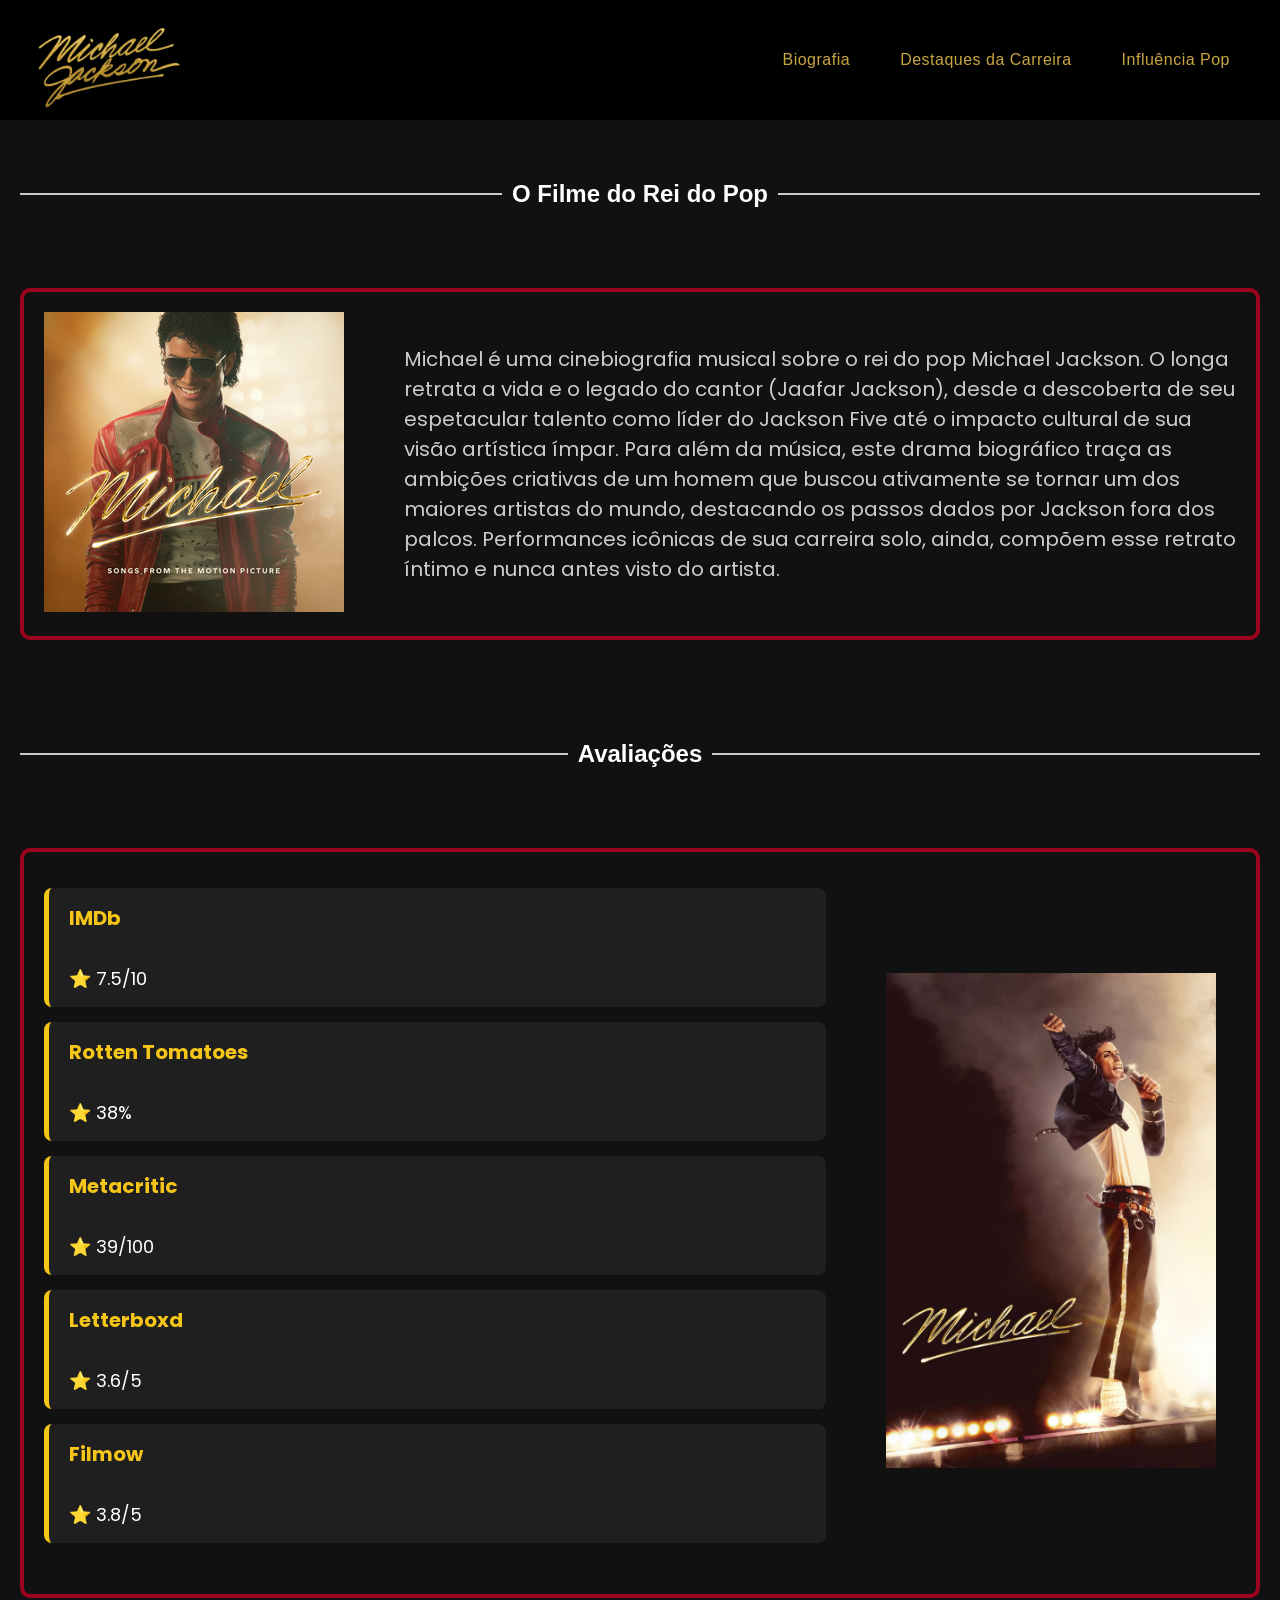
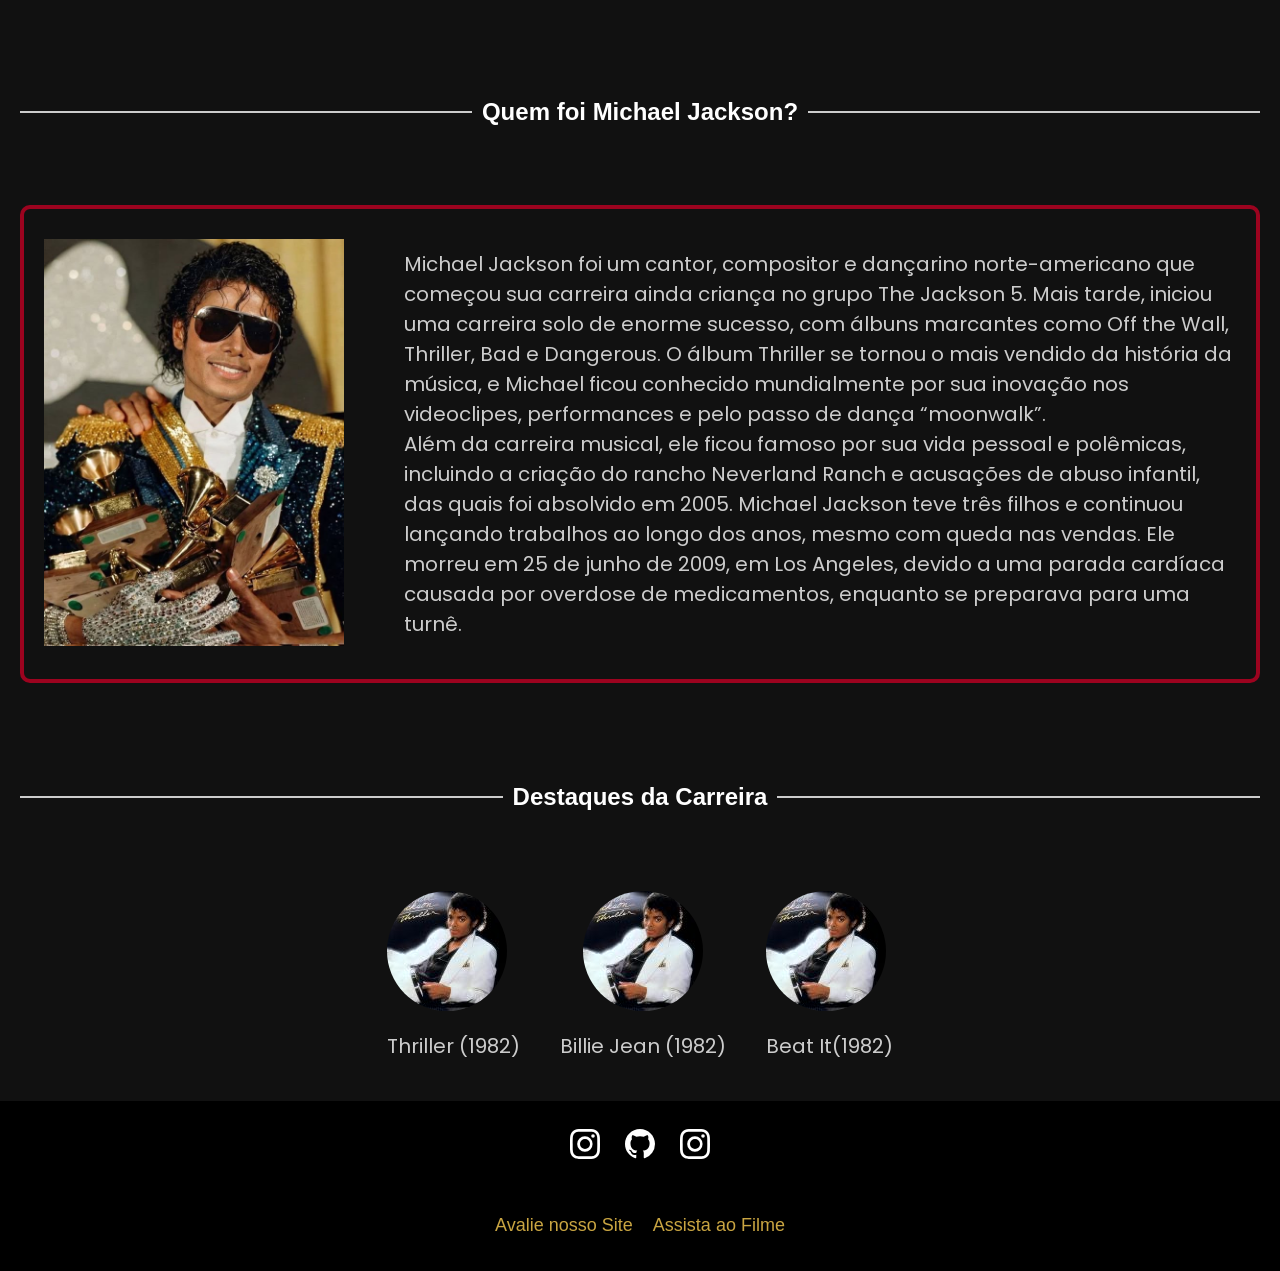
<file: index.html>
<!DOCTYPE html>
<html lang="pt-BR">

<head>
    <meta charset="UTF-8">
    <meta name="viewport" content="width=device-width, initial-scale=1.0">
    <link rel="stylesheet" href="index.css">
    <link rel="shortcut icon" href="/img/favicon.ico" type="image/x-icon">
    <title>Home</title>
</head>

<body>

    <header>
        <!-- Logo da página -->
        <div class="logoHeader">
            <a href="/index.html">
                <img src="img/mjLogo.png" alt="" width="150" height="auto">
            </a>
        </div>

        <div class="containerHeader">

            <button class="containerHamburger" id="hamburger" onclick="toggleMenu()" aria-label="Menu">
                <span></span><span></span><span></span>
            </button>

            <div class="overlay" id="overlay" onclick="toggleMenu()"></div>

            <nav class="nav-menu" id="navmenu">
                <ul>
                    <li><a href="/pages/biografia/index.html">Biografia</a></li>
                    <li><a href="/pages/destaques/index.html">Destaques da Carreira</a></li>
                    <li><a href="/pages/influencia/index.html">Influência Pop</a></li>
                </ul>
            </nav>

        </div>
    </header>

    <main>
        <div class="titleMain">
            <div class="containerTitleMain">
                <a class="line"></a>
                <h2>O Filme do Rei do Pop</h2>
                <a class="line"></a>
            </div>
        </div>


        <section class="contentMain">
            <div class="imgContentMain">
                <img src="./img//filmeLogo.jpg" alt="">
            </div>
            <P>Michael é uma cinebiografia musical sobre o rei do pop Michael Jackson. O longa retrata a vida e o legado
                do cantor (Jaafar Jackson), desde a descoberta de seu espetacular talento como líder do Jackson Five até
                o impacto cultural de sua visão artística ímpar. Para além da música, este drama biográfico traça as
                ambições criativas de um homem que buscou ativamente se tornar um dos maiores artistas do mundo,
                destacando os passos dados por Jackson fora dos palcos. Performances icônicas de sua carreira solo,
                ainda, compõem esse retrato íntimo e nunca antes visto do artista.</P>
        </section>

        <div class="titleMain">
            <div class="containerTitleMain">
                <a class="line"></a>
                <h2>Avaliações</h2>
                <a class="line"></a>
            </div>
        </div>


        <section class="contentMainAvaliacao">
            <ul class="avalicao">
                <li>
                    <strong>IMDb</strong><br>
                    ⭐ 7.5/10
                </li>
                <li>
                    <strong>Rotten Tomatoes</strong><br>
                    ⭐ 38%
                </li>
                <li>
                    <strong>Metacritic</strong><br>
                    ⭐ 39/100
                </li>
                <li>
                    <strong>Letterboxd</strong><br>
                    ⭐ 3.6/5
                </li>
                <li>
                    <strong>Filmow</strong><br>
                    ⭐ 3.8/5
                </li>
            </ul>


            <div class="imgContentMain">
                <img src="./img/avaliacao.jpg" alt="" width="330">
            </div>
        </section>

        <div class="titleMain">
            <div class="containerTitleMain">
                <a class="line"></a>
                <h2>Quem foi Michael Jackson?</h2>
                <a class="line"></a>
            </div>
        </div>

        <section class="contentMain">
            <div class="imgContentMain">
                <img src="./img/michaelBiografia.jpg" alt="" width="300px" height="auto">
            </div>
            <P>Michael Jackson foi um cantor, compositor e dançarino norte-americano que começou sua carreira ainda
                criança no grupo The Jackson 5. Mais tarde, iniciou uma carreira solo de enorme sucesso, com álbuns
                marcantes como Off the Wall, Thriller, Bad e Dangerous. O álbum Thriller se tornou o mais vendido da
                história da música, e Michael ficou conhecido mundialmente por sua inovação nos videoclipes,
                performances e pelo passo de dança “moonwalk”.
                <br />
                Além da carreira musical, ele ficou famoso por sua vida pessoal e polêmicas, incluindo a criação do
                rancho Neverland Ranch e acusações de abuso infantil, das quais foi absolvido em 2005. Michael Jackson
                teve três filhos e continuou lançando trabalhos ao longo dos anos, mesmo com queda nas vendas. Ele
                morreu em 25 de junho de 2009, em Los Angeles, devido a uma parada cardíaca causada por overdose de
                medicamentos, enquanto se preparava para uma turnê.
            </P>
        </section>

        <div class="titleMain">
            <div class="containerTitleMain">
                <a class="line"></a>
                <h2>Destaques da Carreira</h2>
                <a class="line"></a>
            </div>
        </div>

        <section>
            <div class="containerDisc">

                <div class="cardDis">
                    <div class="disc" onmouseover="playAudio1(1)" onmouseout="pauseAudio(1)">
                        <audio id="audio1" src="/music/thriller.mp3"></audio>
                    </div>
                    <p>Thriller (1982)</p>
                </div>

                <div class="cardDisc">
                    <div class="disc" onmouseover="playAudio2(2)" onmouseout="pauseAudio(2)">
                        <audio id="audio2" src="/music/billieJean.mp3"></audio>
                    </div>
                    <p>Billie Jean (1982)</p>
                </div>

                <div class="cardDis">
                    <div class="disc" onmouseover="playAudio3(3)" onmouseout="pauseAudio(3)">
                        <audio id="audio3" src="/music/beatIt.mp3"></audio>
                    </div>
                    <p>Beat It(1982)</p>
                </div>

            </div>

            </div>
        </section>
    </main>

    <footer: class="footer">
        <div class="contentFooter">

            <div class="contentFooterptUp">

                <a href="https://instagram.com/liliane_perim" target="_blank">
                    <svg xmlns="http://www.w3.org/2000/svg" width="16" height="16" fill="currentColor"
                        class="bi bi-instagram" viewBox="0 0 16 16">
                        <path
                            d="M8 0C5.829 0 5.556.01 4.703.048 3.85.088 3.269.222 2.76.42a3.9 3.9 0 0 0-1.417.923A3.9 3.9 0 0 0 .42 2.76C.222 3.268.087 3.85.048 4.7.01 5.555 0 5.827 0 8.001c0 2.172.01 2.444.048 3.297.04.852.174 1.433.372 1.942.205.526.478.972.923 1.417.444.445.89.719 1.416.923.51.198 1.09.333 1.942.372C5.555 15.99 5.827 16 8 16s2.444-.01 3.298-.048c.851-.04 1.434-.174 1.943-.372a3.9 3.9 0 0 0 1.416-.923c.445-.445.718-.891.923-1.417.197-.509.332-1.09.372-1.942C15.99 10.445 16 10.173 16 8s-.01-2.445-.048-3.299c-.04-.851-.175-1.433-.372-1.941a3.9 3.9 0 0 0-.923-1.417A3.9 3.9 0 0 0 13.24.42c-.51-.198-1.092-.333-1.943-.372C10.443.01 10.172 0 7.998 0zm-.717 1.442h.718c2.136 0 2.389.007 3.232.046.78.035 1.204.166 1.486.275.373.145.64.319.92.599s.453.546.598.92c.11.281.24.705.275 1.485.039.843.047 1.096.047 3.231s-.008 2.389-.047 3.232c-.035.78-.166 1.203-.275 1.485a2.5 2.5 0 0 1-.599.919c-.28.28-.546.453-.92.598-.28.11-.704.24-1.485.276-.843.038-1.096.047-3.232.047s-2.39-.009-3.233-.047c-.78-.036-1.203-.166-1.485-.276a2.5 2.5 0 0 1-.92-.598 2.5 2.5 0 0 1-.6-.92c-.109-.281-.24-.705-.275-1.485-.038-.843-.046-1.096-.046-3.233s.008-2.388.046-3.231c.036-.78.166-1.204.276-1.486.145-.373.319-.64.599-.92s.546-.453.92-.598c.282-.11.705-.24 1.485-.276.738-.034 1.024-.044 2.515-.045zm4.988 1.328a.96.96 0 1 0 0 1.92.96.96 0 0 0 0-1.92m-4.27 1.122a4.109 4.109 0 1 0 0 8.217 4.109 4.109 0 0 0 0-8.217m0 1.441a2.667 2.667 0 1 1 0 5.334 2.667 2.667 0 0 1 0-5.334" />
                    </svg>
                </a>

                <a href="https://github.com/Murilolss/Projeto-FanPage-IDPW" target="_blank">
                    <svg xmlns="http://www.w3.org/2000/svg" width="16" height="16" fill="currentColor"
                        class="bi bi-github" viewBox="0 0 16 16">
                        <path
                            d="M8 0C3.58 0 0 3.58 0 8c0 3.54 2.29 6.53 5.47 7.59.4.07.55-.17.55-.38 0-.19-.01-.82-.01-1.49-2.01.37-2.53-.49-2.69-.94-.09-.23-.48-.94-.82-1.13-.28-.15-.68-.52-.01-.53.63-.01 1.08.58 1.23.82.72 1.21 1.87.87 2.33.66.07-.52.28-.87.51-1.07-1.78-.2-3.64-.89-3.64-3.95 0-.87.31-1.59.82-2.15-.08-.2-.36-1.02.08-2.12 0 0 .67-.21 2.2.82.64-.18 1.32-.27 2-.27s1.36.09 2 .27c1.53-1.04 2.2-.82 2.2-.82.44 1.1.16 1.92.08 2.12.51.56.82 1.27.82 2.15 0 3.07-1.87 3.75-3.65 3.95.29.25.54.73.54 1.48 0 1.07-.01 1.93-.01 2.2 0 .21.15.46.55.38A8.01 8.01 0 0 0 16 8c0-4.42-3.58-8-8-8" />
                    </svg>
                </a>
                <a href="https://instagram.com/murilolss__" target="_blank">
                    <svg xmlns="http://www.w3.org/2000/svg" width="16" height="16" fill="currentColor"
                        class="bi bi-instagram" viewBox="0 0 16 16">
                        <path
                            d="M8 0C5.829 0 5.556.01 4.703.048 3.85.088 3.269.222 2.76.42a3.9 3.9 0 0 0-1.417.923A3.9 3.9 0 0 0 .42 2.76C.222 3.268.087 3.85.048 4.7.01 5.555 0 5.827 0 8.001c0 2.172.01 2.444.048 3.297.04.852.174 1.433.372 1.942.205.526.478.972.923 1.417.444.445.89.719 1.416.923.51.198 1.09.333 1.942.372C5.555 15.99 5.827 16 8 16s2.444-.01 3.298-.048c.851-.04 1.434-.174 1.943-.372a3.9 3.9 0 0 0 1.416-.923c.445-.445.718-.891.923-1.417.197-.509.332-1.09.372-1.942C15.99 10.445 16 10.173 16 8s-.01-2.445-.048-3.299c-.04-.851-.175-1.433-.372-1.941a3.9 3.9 0 0 0-.923-1.417A3.9 3.9 0 0 0 13.24.42c-.51-.198-1.092-.333-1.943-.372C10.443.01 10.172 0 7.998 0zm-.717 1.442h.718c2.136 0 2.389.007 3.232.046.78.035 1.204.166 1.486.275.373.145.64.319.92.599s.453.546.598.92c.11.281.24.705.275 1.485.039.843.047 1.096.047 3.231s-.008 2.389-.047 3.232c-.035.78-.166 1.203-.275 1.485a2.5 2.5 0 0 1-.599.919c-.28.28-.546.453-.92.598-.28.11-.704.24-1.485.276-.843.038-1.096.047-3.232.047s-2.39-.009-3.233-.047c-.78-.036-1.203-.166-1.485-.276a2.5 2.5 0 0 1-.92-.598 2.5 2.5 0 0 1-.6-.92c-.109-.281-.24-.705-.275-1.485-.038-.843-.046-1.096-.046-3.233s.008-2.388.046-3.231c.036-.78.166-1.204.276-1.486.145-.373.319-.64.599-.92s.546-.453.92-.598c.282-.11.705-.24 1.485-.276.738-.034 1.024-.044 2.515-.045zm4.988 1.328a.96.96 0 1 0 0 1.92.96.96 0 0 0 0-1.92m-4.27 1.122a4.109 4.109 0 1 0 0 8.217 4.109 4.109 0 0 0 0-8.217m0 1.441a2.667 2.667 0 1 1 0 5.334 2.667 2.667 0 0 1 0-5.334" />
                    </svg>
                </a>

            </div>

            <div class="contentFooterptDown">
                <ul class="contentFooterptDown ul">
                    <li><a href="/pages/sobre/index.html">Avalie nosso Site</a></li>
                    <li><a href="/pages/assistaaofilme/index.html">Assista ao Filme</a></li>
                </ul>
            </div>
        </div>
        </footer>

        <script src="script.js"></script>
</body>

</html>
</file>
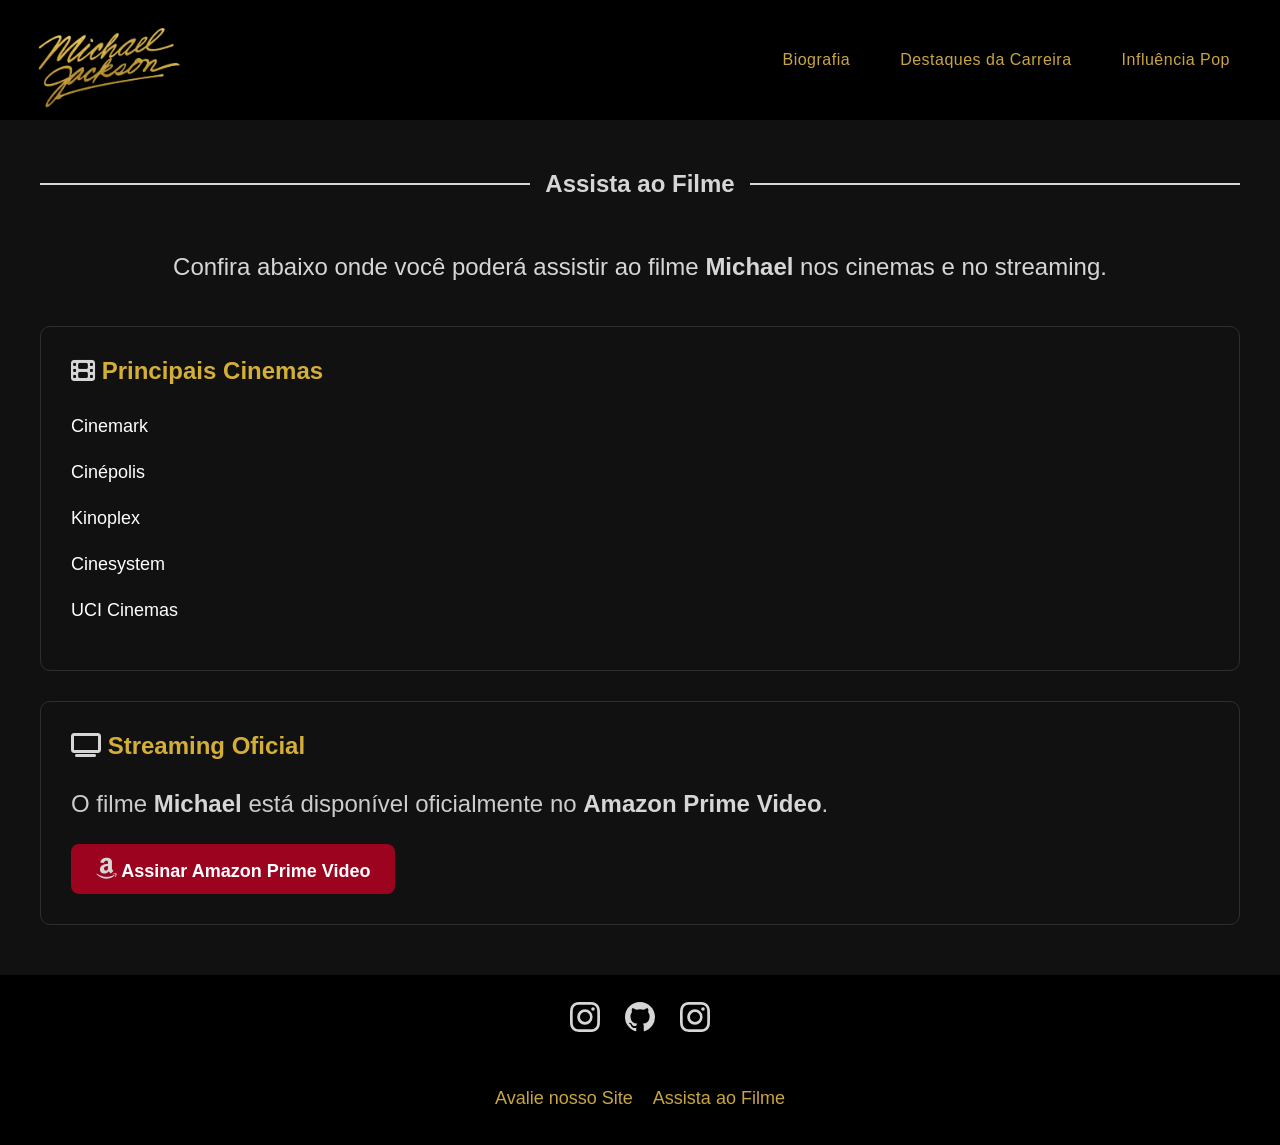
<file: pages/assistaaofilme/index.html>
<!DOCTYPE html>
<html lang="pt-BR">

<head>
    <meta charset="UTF-8">
    <meta name="viewport" content="width=device-width, initial-scale=1.0">
    <title>Assista ao Filme</title>
    <link rel="stylesheet" href="/pages/assistaaofilme/style.css">
    <link rel="shortcut icon" href="/img/favicon.ico" type="image/x-icon">

    <!-- Ícones -->
    <link rel="stylesheet" href="https://cdnjs.cloudflare.com/ajax/libs/font-awesome/6.7.2/css/all.min.css">
</head>

<body>

    <header>
        <!-- Logo da página -->
        <div class="logoHeader">
            <a href="/index.html">
                <img src="/img/mjLogo.png" alt="" width="150" height="auto">
            </a>
        </div>

        <div class="containerHeader">

            <button class="containerHamburger" id="hamburger" onclick="toggleMenu()" aria-label="Menu">
                <span></span><span></span><span></span>
            </button>

            <div class="overlay" id="overlay" onclick="toggleMenu()"></div>

            <nav class="nav-menu" id="navmenu">
                <ul>
                    <li><a href="/pages/biografia/index.html">Biografia</a></li>
                    <li><a href="/pages/destaques/index.html">Destaques da Carreira</a></li>
                    <li><a href="/pages/influencia/index.html">Influência Pop</a></li>
                </ul>
            </nav>

        </div>
    </header>

    <section class="container">

        <div class="titleMain">
            <div class="containerTitleMain">
                <span class="line"></span>
                <h1>Assista ao Filme</h1>
                <span class="line"></span>
            </div>
        </div>

        <div class="descricao">
            <p>
                Confira abaixo onde você poderá assistir ao filme
                <strong>Michael</strong> nos cinemas e no streaming.
            </p>
        </div>

        <!-- Cinemas -->
        <div class="card">
            <h2><i class="fa-solid fa-film"></i> Principais Cinemas</h2>

            <ul>
                <li>
                    <a href="https://www.cinemark.com.br/" target="_blank">
                        Cinemark
                    </a>
                </li>

                <li>
                    <a href="https://www.cinepolis.com.br/" target="_blank">
                        Cinépolis
                    </a>
                </li>

                <li>
                    <a href="https://www.kinoplex.com.br/" target="_blank">
                        Kinoplex
                    </a>
                </li>

                <li>
                    <a href="https://www.cinesystem.com.br/" target="_blank">
                        Cinesystem
                    </a>
                </li>

                <li>
                    <a href="https://www.uci.com.br/" target="_blank">
                        UCI Cinemas
                    </a>
                </li>
            </ul>
        </div>

        <!-- Streaming -->
        <div class="card">
            <h2><i class="fa-solid fa-tv"></i> Streaming Oficial</h2>

            <p class="streaming-info">
                O filme <strong>Michael</strong> está disponível oficialmente no
                <strong>Amazon Prime Video</strong>.
            </p>

            <a href="https://www.primevideo.com/-/pt/detail/0SQCJF7Q787F6DG4Z8BKJFZ7R9?ref_=atv_sr_fle_c_sr39f3e4_pvsearchresults_1_1" class="btn-streaming" target="_blank">
                <i class="fa-brands fa-amazon"></i>
                Assinar Amazon Prime Video
            </a>
        </div>

    </section>

    <footer class="footer">
        <div class="contentFooter">

            <div class="contentFooterptUp">

                <a href="https://instagram.com/liliane_perim" target="_blank">
                    <svg xmlns="http://www.w3.org/2000/svg" width="16" height="16" fill="currentColor"
                        class="bi bi-instagram" viewBox="0 0 16 16">
                        <path
                            d="M8 0C5.829 0 5.556.01 4.703.048 3.85.088 3.269.222 2.76.42a3.9 3.9 0 0 0-1.417.923A3.9 3.9 0 0 0 .42 2.76C.222 3.268.087 3.85.048 4.7.01 5.555 0 5.827 0 8.001c0 2.172.01 2.444.048 3.297.04.852.174 1.433.372 1.942.205.526.478.972.923 1.417.444.445.89.719 1.416.923.51.198 1.09.333 1.942.372C5.555 15.99 5.827 16 8 16s2.444-.01 3.298-.048c.851-.04 1.434-.174 1.943-.372a3.9 3.9 0 0 0 1.416-.923c.445-.445.718-.891.923-1.417.197-.509.332-1.09.372-1.942C15.99 10.445 16 10.173 16 8s-.01-2.445-.048-3.299c-.04-.851-.175-1.433-.372-1.941a3.9 3.9 0 0 0-.923-1.417A3.9 3.9 0 0 0 13.24.42c-.51-.198-1.092-.333-1.943-.372C10.443.01 10.172 0 7.998 0zm-.717 1.442h.718c2.136 0 2.389.007 3.232.046.78.035 1.204.166 1.486.275.373.145.64.319.92.599s.453.546.598.92c.11.281.24.705.275 1.485.039.843.047 1.096.047 3.231s-.008 2.389-.047 3.232c-.035.78-.166 1.203-.275 1.485a2.5 2.5 0 0 1-.599.919c-.28.28-.546.453-.92.598-.28.11-.704.24-1.485.276-.843.038-1.096.047-3.232.047s-2.39-.009-3.233-.047c-.78-.036-1.203-.166-1.485-.276a2.5 2.5 0 0 1-.92-.598 2.5 2.5 0 0 1-.6-.92c-.109-.281-.24-.705-.275-1.485-.038-.843-.046-1.096-.046-3.233s.008-2.388.046-3.231c.036-.78.166-1.204.276-1.486.145-.373.319-.64.599-.92s.546-.453.92-.598c.282-.11.705-.24 1.485-.276.738-.034 1.024-.044 2.515-.045zm4.988 1.328a.96.96 0 1 0 0 1.92.96.96 0 0 0 0-1.92m-4.27 1.122a4.109 4.109 0 1 0 0 8.217 4.109 4.109 0 0 0 0-8.217m0 1.441a2.667 2.667 0 1 1 0 5.334 2.667 2.667 0 0 1 0-5.334" />
                    </svg>
                </a>

                <a href="https://github.com/Murilolss/Projeto-FanPage-IDPW" target="_blank">
                    <svg xmlns="http://www.w3.org/2000/svg" width="16" height="16" fill="currentColor"
                        class="bi bi-github" viewBox="0 0 16 16">
                        <path
                            d="M8 0C3.58 0 0 3.58 0 8c0 3.54 2.29 6.53 5.47 7.59.4.07.55-.17.55-.38 0-.19-.01-.82-.01-1.49-2.01.37-2.53-.49-2.69-.94-.09-.23-.48-.94-.82-1.13-.28-.15-.68-.52-.01-.53.63-.01 1.08.58 1.23.82.72 1.21 1.87.87 2.33.66.07-.52.28-.87.51-1.07-1.78-.2-3.64-.89-3.64-3.95 0-.87.31-1.59.82-2.15-.08-.2-.36-1.02.08-2.12 0 0 .67-.21 2.2.82.64-.18 1.32-.27 2-.27s1.36.09 2 .27c1.53-1.04 2.2-.82 2.2-.82.44 1.1.16 1.92.08 2.12.51.56.82 1.27.82 2.15 0 3.07-1.87 3.75-3.65 3.95.29.25.54.73.54 1.48 0 1.07-.01 1.93-.01 2.2 0 .21.15.46.55.38A8.01 8.01 0 0 0 16 8c0-4.42-3.58-8-8-8" />
                    </svg>
                </a>
                <a href="https://instagram.com/murilolss__" target="_blank">
                    <svg xmlns="http://www.w3.org/2000/svg" width="16" height="16" fill="currentColor"
                        class="bi bi-instagram" viewBox="0 0 16 16">
                        <path
                            d="M8 0C5.829 0 5.556.01 4.703.048 3.85.088 3.269.222 2.76.42a3.9 3.9 0 0 0-1.417.923A3.9 3.9 0 0 0 .42 2.76C.222 3.268.087 3.85.048 4.7.01 5.555 0 5.827 0 8.001c0 2.172.01 2.444.048 3.297.04.852.174 1.433.372 1.942.205.526.478.972.923 1.417.444.445.89.719 1.416.923.51.198 1.09.333 1.942.372C5.555 15.99 5.827 16 8 16s2.444-.01 3.298-.048c.851-.04 1.434-.174 1.943-.372a3.9 3.9 0 0 0 1.416-.923c.445-.445.718-.891.923-1.417.197-.509.332-1.09.372-1.942C15.99 10.445 16 10.173 16 8s-.01-2.445-.048-3.299c-.04-.851-.175-1.433-.372-1.941a3.9 3.9 0 0 0-.923-1.417A3.9 3.9 0 0 0 13.24.42c-.51-.198-1.092-.333-1.943-.372C10.443.01 10.172 0 7.998 0zm-.717 1.442h.718c2.136 0 2.389.007 3.232.046.78.035 1.204.166 1.486.275.373.145.64.319.92.599s.453.546.598.92c.11.281.24.705.275 1.485.039.843.047 1.096.047 3.231s-.008 2.389-.047 3.232c-.035.78-.166 1.203-.275 1.485a2.5 2.5 0 0 1-.599.919c-.28.28-.546.453-.92.598-.28.11-.704.24-1.485.276-.843.038-1.096.047-3.232.047s-2.39-.009-3.233-.047c-.78-.036-1.203-.166-1.485-.276a2.5 2.5 0 0 1-.92-.598 2.5 2.5 0 0 1-.6-.92c-.109-.281-.24-.705-.275-1.485-.038-.843-.046-1.096-.046-3.233s.008-2.388.046-3.231c.036-.78.166-1.204.276-1.486.145-.373.319-.64.599-.92s.546-.453.92-.598c.282-.11.705-.24 1.485-.276.738-.034 1.024-.044 2.515-.045zm4.988 1.328a.96.96 0 1 0 0 1.92.96.96 0 0 0 0-1.92m-4.27 1.122a4.109 4.109 0 1 0 0 8.217 4.109 4.109 0 0 0 0-8.217m0 1.441a2.667 2.667 0 1 1 0 5.334 2.667 2.667 0 0 1 0-5.334" />
                    </svg>
                </a>

            </div>

            <div class="contentFooterptDown">
                <ul class="contentFooterptDown ul">
                    <li><a href="/pages/sobre/index.html">Avalie nosso Site</a></li>
                    <li><a href="/pages/assistaaofilme/index.html">Assista ao Filme</a></li>
                </ul>
            </div>
        </div>
    </footer>

    <script src="/script.js"></script>
</body>

</html>
</file>
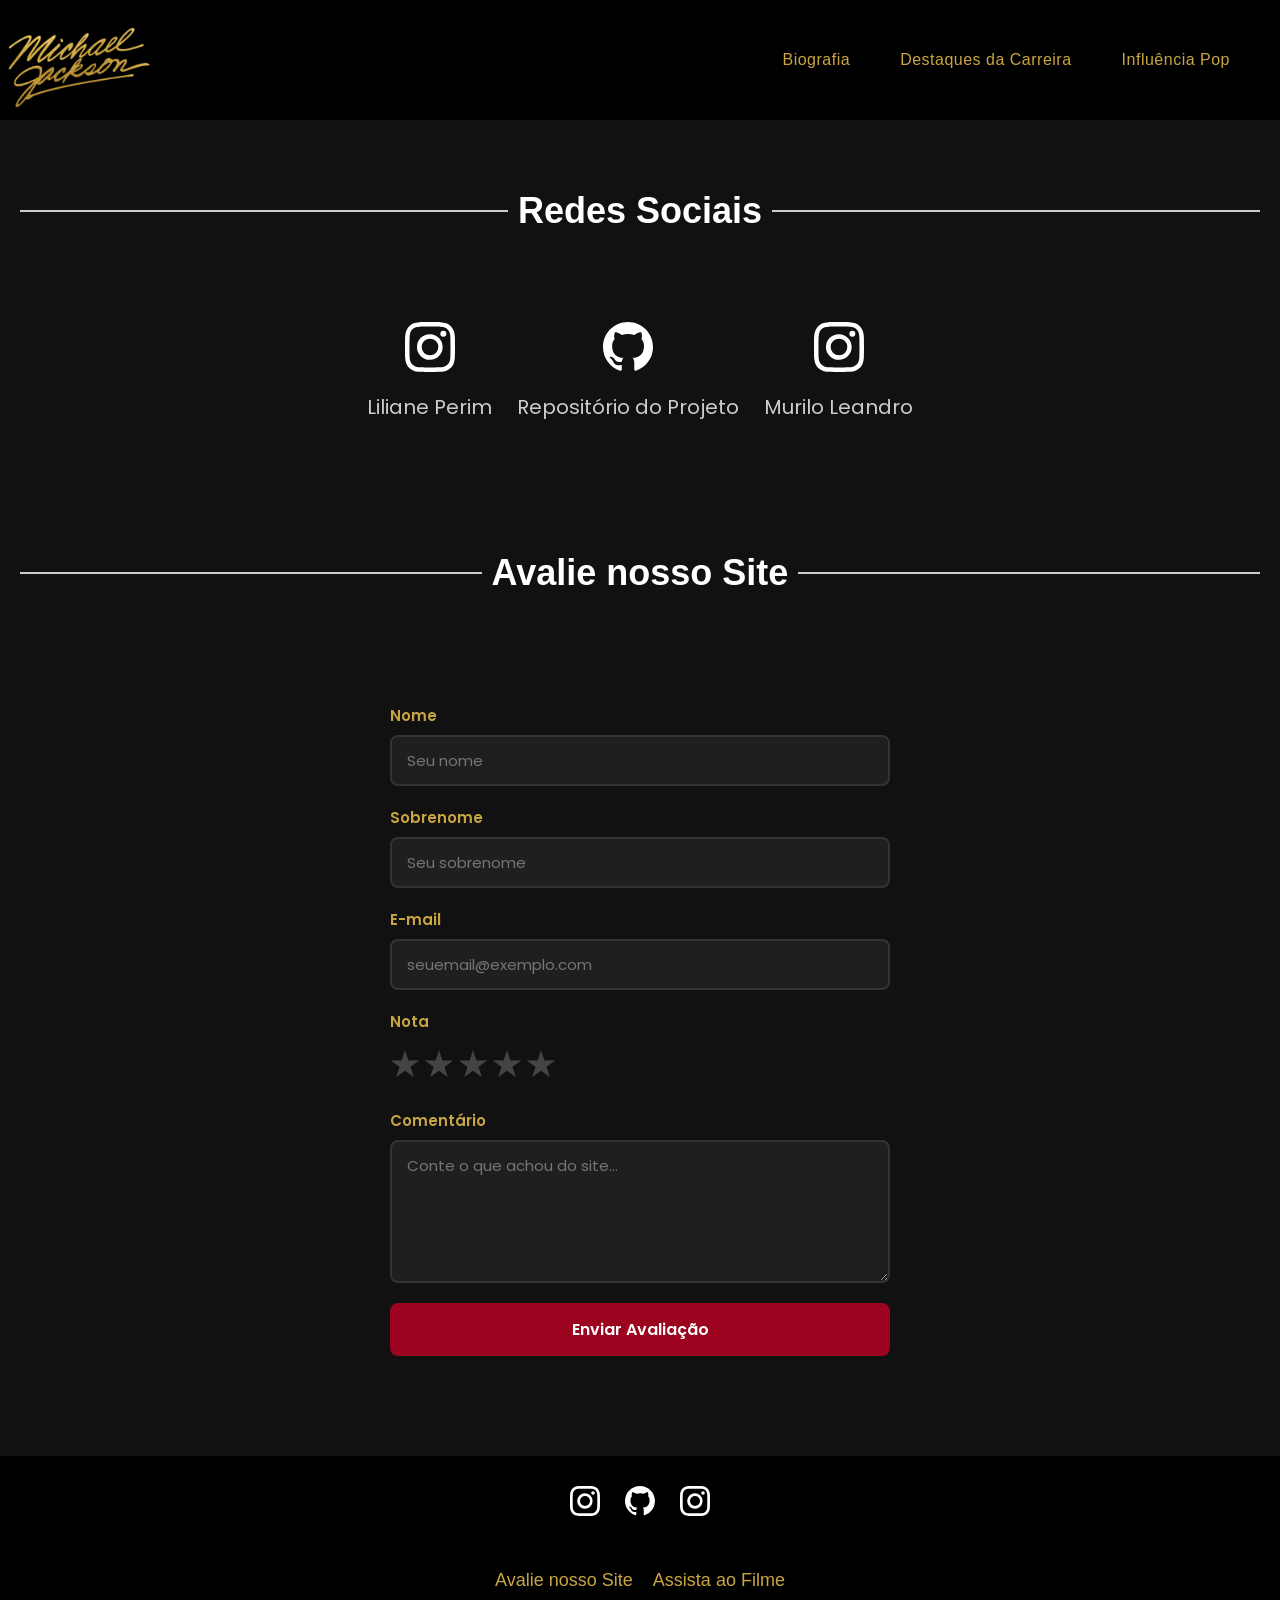
<file: pages/avalieosite/index.html>
<!DOCTYPE html>
<html lang="pt-BR">

<head>
    <meta charset="UTF-8">
    <meta name="viewport" content="width=device-width, initial-scale=1.0">
    <link rel="stylesheet" href="/pages/sobre/style.css">
    <title>Avalie Nosso Site</title>
</head>

<body>

    <header>
        <!-- Logo da página -->
        <div class="logoHeader">
            <a href="/index.html">
                <img src="/img/mjLogo.png" alt="" width="150" height="auto">
            </a>
        </div>

        <div class="containerHeader">

            <button class="containerHamburger" id="hamburger" onclick="toggleMenu()" aria-label="Menu">
                <span></span><span></span><span></span>
            </button>

            <div class="overlay" id="overlay" onclick="toggleMenu()"></div>

            <nav class="nav-menu" id="navmenu">
                <ul>
                    <li><a href="/pages/biografia/index.html">Biografia</a></li>
                    <li><a href="/pages/destaques/index.html">Destaques da Carreira</a></li>
                    <li><a href="/pages/influencia/index.html">Influência Pop</a></li>
                </ul>
            </nav>

        </div>
    </header>

    <main>
        <div class="titleMain">
            <div class="containerTitleMain">
                <a class="line"></a>
                <h2>Redes Sociais</h2>
                <a class="line"></a>
            </div>
        </div>

        <section>
            <div class="contentContato">

                <div class="cardContato">
                    <a href="https://instagram.com/liliane_perim" target="_blank">
                        <svg xmlns="http://www.w3.org/2000/svg" width="16" height="16" fill="currentColor"
                            class="bi bi-instagram" viewBox="0 0 16 16">
                            <path
                                d="M8 0C5.829 0 5.556.01 4.703.048 3.85.088 3.269.222 2.76.42a3.9 3.9 0 0 0-1.417.923A3.9 3.9 0 0 0 .42 2.76C.222 3.268.087 3.85.048 4.7.01 5.555 0 5.827 0 8.001c0 2.172.01 2.444.048 3.297.04.852.174 1.433.372 1.942.205.526.478.972.923 1.417.444.445.89.719 1.416.923.51.198 1.09.333 1.942.372C5.555 15.99 5.827 16 8 16s2.444-.01 3.298-.048c.851-.04 1.434-.174 1.943-.372a3.9 3.9 0 0 0 1.416-.923c.445-.445.718-.891.923-1.417.197-.509.332-1.09.372-1.942C15.99 10.445 16 10.173 16 8s-.01-2.445-.048-3.299c-.04-.851-.175-1.433-.372-1.941a3.9 3.9 0 0 0-.923-1.417A3.9 3.9 0 0 0 13.24.42c-.51-.198-1.092-.333-1.943-.372C10.443.01 10.172 0 7.998 0zm-.717 1.442h.718c2.136 0 2.389.007 3.232.046.78.035 1.204.166 1.486.275.373.145.64.319.92.599s.453.546.598.92c.11.281.24.705.275 1.485.039.843.047 1.096.047 3.231s-.008 2.389-.047 3.232c-.035.78-.166 1.203-.275 1.485a2.5 2.5 0 0 1-.599.919c-.28.28-.546.453-.92.598-.28.11-.704.24-1.485.276-.843.038-1.096.047-3.232.047s-2.39-.009-3.233-.047c-.78-.036-1.203-.166-1.485-.276a2.5 2.5 0 0 1-.92-.598 2.5 2.5 0 0 1-.6-.92c-.109-.281-.24-.705-.275-1.485-.038-.843-.046-1.096-.046-3.233s.008-2.388.046-3.231c.036-.78.166-1.204.276-1.486.145-.373.319-.64.599-.92s.546-.453.92-.598c.282-.11.705-.24 1.485-.276.738-.034 1.024-.044 2.515-.045zm4.988 1.328a.96.96 0 1 0 0 1.92.96.96 0 0 0 0-1.92m-4.27 1.122a4.109 4.109 0 1 0 0 8.217 4.109 4.109 0 0 0 0-8.217m0 1.441a2.667 2.667 0 1 1 0 5.334 2.667 2.667 0 0 1 0-5.334" />
                        </svg>
                        <p>Liliane Perim</p>
                    </a>
                </div>

                <div class="cardContato">
                    <a href="https://github.com/Murilolss/Projeto-FanPage-IDPW" target="_blank">
                        <svg xmlns="http://www.w3.org/2000/svg" width="16" height="16" fill="currentColor"
                            class="bi bi-github" viewBox="0 0 16 16">
                            <path
                                d="M8 0C3.58 0 0 3.58 0 8c0 3.54 2.29 6.53 5.47 7.59.4.07.55-.17.55-.38 0-.19-.01-.82-.01-1.49-2.01.37-2.53-.49-2.69-.94-.09-.23-.48-.94-.82-1.13-.28-.15-.68-.52-.01-.53.63-.01 1.08.58 1.23.82.72 1.21 1.87.87 2.33.66.07-.52.28-.87.51-1.07-1.78-.2-3.64-.89-3.64-3.95 0-.87.31-1.59.82-2.15-.08-.2-.36-1.02.08-2.12 0 0 .67-.21 2.2.82.64-.18 1.32-.27 2-.27s1.36.09 2 .27c1.53-1.04 2.2-.82 2.2-.82.44 1.1.16 1.92.08 2.12.51.56.82 1.27.82 2.15 0 3.07-1.87 3.75-3.65 3.95.29.25.54.73.54 1.48 0 1.07-.01 1.93-.01 2.2 0 .21.15.46.55.38A8.01 8.01 0 0 0 16 8c0-4.42-3.58-8-8-8" />
                        </svg>

                        <p>Repositório do Projeto</p>
                    </a>
                </div>

                <div class="cardContato">
                    <a href="https://instagram.com/murilolss__" target="_blank">
                        <svg xmlns="http://www.w3.org/2000/svg" width="16" height="16" fill="currentColor"
                            class="bi bi-instagram" viewBox="0 0 16 16">
                            <path
                                d="M8 0C5.829 0 5.556.01 4.703.048 3.85.088 3.269.222 2.76.42a3.9 3.9 0 0 0-1.417.923A3.9 3.9 0 0 0 .42 2.76C.222 3.268.087 3.85.048 4.7.01 5.555 0 5.827 0 8.001c0 2.172.01 2.444.048 3.297.04.852.174 1.433.372 1.942.205.526.478.972.923 1.417.444.445.89.719 1.416.923.51.198 1.09.333 1.942.372C5.555 15.99 5.827 16 8 16s2.444-.01 3.298-.048c.851-.04 1.434-.174 1.943-.372a3.9 3.9 0 0 0 1.416-.923c.445-.445.718-.891.923-1.417.197-.509.332-1.09.372-1.942C15.99 10.445 16 10.173 16 8s-.01-2.445-.048-3.299c-.04-.851-.175-1.433-.372-1.941a3.9 3.9 0 0 0-.923-1.417A3.9 3.9 0 0 0 13.24.42c-.51-.198-1.092-.333-1.943-.372C10.443.01 10.172 0 7.998 0zm-.717 1.442h.718c2.136 0 2.389.007 3.232.046.78.035 1.204.166 1.486.275.373.145.64.319.92.599s.453.546.598.92c.11.281.24.705.275 1.485.039.843.047 1.096.047 3.231s-.008 2.389-.047 3.232c-.035.78-.166 1.203-.275 1.485a2.5 2.5 0 0 1-.599.919c-.28.28-.546.453-.92.598-.28.11-.704.24-1.485.276-.843.038-1.096.047-3.232.047s-2.39-.009-3.233-.047c-.78-.036-1.203-.166-1.485-.276a2.5 2.5 0 0 1-.92-.598 2.5 2.5 0 0 1-.6-.92c-.109-.281-.24-.705-.275-1.485-.038-.843-.046-1.096-.046-3.233s.008-2.388.046-3.231c.036-.78.166-1.204.276-1.486.145-.373.319-.64.599-.92s.546-.453.92-.598c.282-.11.705-.24 1.485-.276.738-.034 1.024-.044 2.515-.045zm4.988 1.328a.96.96 0 1 0 0 1.92.96.96 0 0 0 0-1.92m-4.27 1.122a4.109 4.109 0 1 0 0 8.217 4.109 4.109 0 0 0 0-8.217m0 1.441a2.667 2.667 0 1 1 0 5.334 2.667 2.667 0 0 1 0-5.334" />
                        </svg>
                        <p>Murilo Leandro</p>
                    </a>
                </div>

            </div>
        </section>

        <div class="titleMain">
            <div class="containerTitleMain">
                <a class="line"></a>
                <h2>Avalie nosso Site</h2>
                <a class="line"></a>
            </div>
        </div>

        <section class="contentMain">
            <form class="formAvaliacao" id="formAvaliacao">

                <div class="formGroup">
                    <label for="nome">Nome</label>
                    <input type="text" id="nome" name="nome" placeholder="Seu nome" required>
                </div>

                <div class="formGroup">
                    <label for="nome">Sobrenome</label>
                    <input type="text" id="nome" name="nome" placeholder="Seu sobrenome" required>
                </div>

                <div class="formGroup">
                    <label for="email">E-mail</label>
                    <input type="email" id="email" name="email" placeholder="seuemail@exemplo.com" required>
                </div>

                <div class="formGroup">
                    <label>Nota</label>
                    <div class="estrelas">
                        <input type="radio" id="nota5" name="nota" value="5" required>
                        <label for="nota5">★</label>
                        <input type="radio" id="nota4" name="nota" value="4">
                        <label for="nota4">★</label>
                        <input type="radio" id="nota3" name="nota" value="3">
                        <label for="nota3">★</label>
                        <input type="radio" id="nota2" name="nota" value="2">
                        <label for="nota2">★</label>
                        <input type="radio" id="nota1" name="nota" value="1">
                        <label for="nota1">★</label>
                    </div>
                </div>

                <div class="formGroup">
                    <label for="comentario">Comentário</label>
                    <textarea id="comentario" name="comentario" rows="5" placeholder="Conte o que achou do site..."
                        required></textarea>
                </div>

                <button type="submit" class="btnEnviar">Enviar Avaliação</button>

                <p class="formFeedback" id="formFeedback"></p>

            </form>
        </section>

    </main>


    <footer class="footer">
        <div class="contentFooter">

            <div class="contentFooterptUp">
                <a href="https://instagram.com/liliane_perim" target="_blank">
                    <svg xmlns="http://www.w3.org/2000/svg" width="16" height="16" fill="currentColor"
                        class="bi bi-instagram" viewBox="0 0 16 16">
                        <path
                            d="M8 0C5.829 0 5.556.01 4.703.048 3.85.088 3.269.222 2.76.42a3.9 3.9 0 0 0-1.417.923A3.9 3.9 0 0 0 .42 2.76C.222 3.268.087 3.85.048 4.7.01 5.555 0 5.827 0 8.001c0 2.172.01 2.444.048 3.297.04.852.174 1.433.372 1.942.205.526.478.972.923 1.417.444.445.89.719 1.416.923.51.198 1.09.333 1.942.372C5.555 15.99 5.827 16 8 16s2.444-.01 3.298-.048c.851-.04 1.434-.174 1.943-.372a3.9 3.9 0 0 0 1.416-.923c.445-.445.718-.891.923-1.417.197-.509.332-1.09.372-1.942C15.99 10.445 16 10.173 16 8s-.01-2.445-.048-3.299c-.04-.851-.175-1.433-.372-1.941a3.9 3.9 0 0 0-.923-1.417A3.9 3.9 0 0 0 13.24.42c-.51-.198-1.092-.333-1.943-.372C10.443.01 10.172 0 7.998 0zm-.717 1.442h.718c2.136 0 2.389.007 3.232.046.78.035 1.204.166 1.486.275.373.145.64.319.92.599s.453.546.598.92c.11.281.24.705.275 1.485.039.843.047 1.096.047 3.231s-.008 2.389-.047 3.232c-.035.78-.166 1.203-.275 1.485a2.5 2.5 0 0 1-.599.919c-.28.28-.546.453-.92.598-.28.11-.704.24-1.485.276-.843.038-1.096.047-3.232.047s-2.39-.009-3.233-.047c-.78-.036-1.203-.166-1.485-.276a2.5 2.5 0 0 1-.92-.598 2.5 2.5 0 0 1-.6-.92c-.109-.281-.24-.705-.275-1.485-.038-.843-.046-1.096-.046-3.233s.008-2.388.046-3.231c.036-.78.166-1.204.276-1.486.145-.373.319-.64.599-.92s.546-.453.92-.598c.282-.11.705-.24 1.485-.276.738-.034 1.024-.044 2.515-.045zm4.988 1.328a.96.96 0 1 0 0 1.92.96.96 0 0 0 0-1.92m-4.27 1.122a4.109 4.109 0 1 0 0 8.217 4.109 4.109 0 0 0 0-8.217m0 1.441a2.667 2.667 0 1 1 0 5.334 2.667 2.667 0 0 1 0-5.334" />
                    </svg>
                </a>

                <a href="https://github.com/Murilolss/Projeto-FanPage-IDPW" target="_blank">
                    <svg xmlns="http://www.w3.org/2000/svg" width="16" height="16" fill="currentColor"
                        class="bi bi-github" viewBox="0 0 16 16">
                        <path
                            d="M8 0C3.58 0 0 3.58 0 8c0 3.54 2.29 6.53 5.47 7.59.4.07.55-.17.55-.38 0-.19-.01-.82-.01-1.49-2.01.37-2.53-.49-2.69-.94-.09-.23-.48-.94-.82-1.13-.28-.15-.68-.52-.01-.53.63-.01 1.08.58 1.23.82.72 1.21 1.87.87 2.33.66.07-.52.28-.87.51-1.07-1.78-.2-3.64-.89-3.64-3.95 0-.87.31-1.59.82-2.15-.08-.2-.36-1.02.08-2.12 0 0 .67-.21 2.2.82.64-.18 1.32-.27 2-.27s1.36.09 2 .27c1.53-1.04 2.2-.82 2.2-.82.44 1.1.16 1.92.08 2.12.51.56.82 1.27.82 2.15 0 3.07-1.87 3.75-3.65 3.95.29.25.54.73.54 1.48 0 1.07-.01 1.93-.01 2.2 0 .21.15.46.55.38A8.01 8.01 0 0 0 16 8c0-4.42-3.58-8-8-8" />
                    </svg>
                </a>
                <a href="https://instagram.com/murilolss__" target="_blank">
                    <svg xmlns="http://www.w3.org/2000/svg" width="16" height="16" fill="currentColor"
                        class="bi bi-instagram" viewBox="0 0 16 16">
                        <path
                            d="M8 0C5.829 0 5.556.01 4.703.048 3.85.088 3.269.222 2.76.42a3.9 3.9 0 0 0-1.417.923A3.9 3.9 0 0 0 .42 2.76C.222 3.268.087 3.85.048 4.7.01 5.555 0 5.827 0 8.001c0 2.172.01 2.444.048 3.297.04.852.174 1.433.372 1.942.205.526.478.972.923 1.417.444.445.89.719 1.416.923.51.198 1.09.333 1.942.372C5.555 15.99 5.827 16 8 16s2.444-.01 3.298-.048c.851-.04 1.434-.174 1.943-.372a3.9 3.9 0 0 0 1.416-.923c.445-.445.718-.891.923-1.417.197-.509.332-1.09.372-1.942C15.99 10.445 16 10.173 16 8s-.01-2.445-.048-3.299c-.04-.851-.175-1.433-.372-1.941a3.9 3.9 0 0 0-.923-1.417A3.9 3.9 0 0 0 13.24.42c-.51-.198-1.092-.333-1.943-.372C10.443.01 10.172 0 7.998 0zm-.717 1.442h.718c2.136 0 2.389.007 3.232.046.78.035 1.204.166 1.486.275.373.145.64.319.92.599s.453.546.598.92c.11.281.24.705.275 1.485.039.843.047 1.096.047 3.231s-.008 2.389-.047 3.232c-.035.78-.166 1.203-.275 1.485a2.5 2.5 0 0 1-.599.919c-.28.28-.546.453-.92.598-.28.11-.704.24-1.485.276-.843.038-1.096.047-3.232.047s-2.39-.009-3.233-.047c-.78-.036-1.203-.166-1.485-.276a2.5 2.5 0 0 1-.92-.598 2.5 2.5 0 0 1-.6-.92c-.109-.281-.24-.705-.275-1.485-.038-.843-.046-1.096-.046-3.233s.008-2.388.046-3.231c.036-.78.166-1.204.276-1.486.145-.373.319-.64.599-.92s.546-.453.92-.598c.282-.11.705-.24 1.485-.276.738-.034 1.024-.044 2.515-.045zm4.988 1.328a.96.96 0 1 0 0 1.92.96.96 0 0 0 0-1.92m-4.27 1.122a4.109 4.109 0 1 0 0 8.217 4.109 4.109 0 0 0 0-8.217m0 1.441a2.667 2.667 0 1 1 0 5.334 2.667 2.667 0 0 1 0-5.334" />
                    </svg>
                </a>

            </div>

            <div class="contentFooterptDown">
                <ul class="contentFooterptDown ul">
                    <li><a href="/pages/sobre/index.html">Avalie nosso Site</a></li>
                    <li><a href="/pages/assistaaofilme/index.html">Assista ao Filme</a></li>
                </ul>
            </div>
        </div>
    </footer>

    <script src="/script.js"></script>
</body>

</html>
</file>
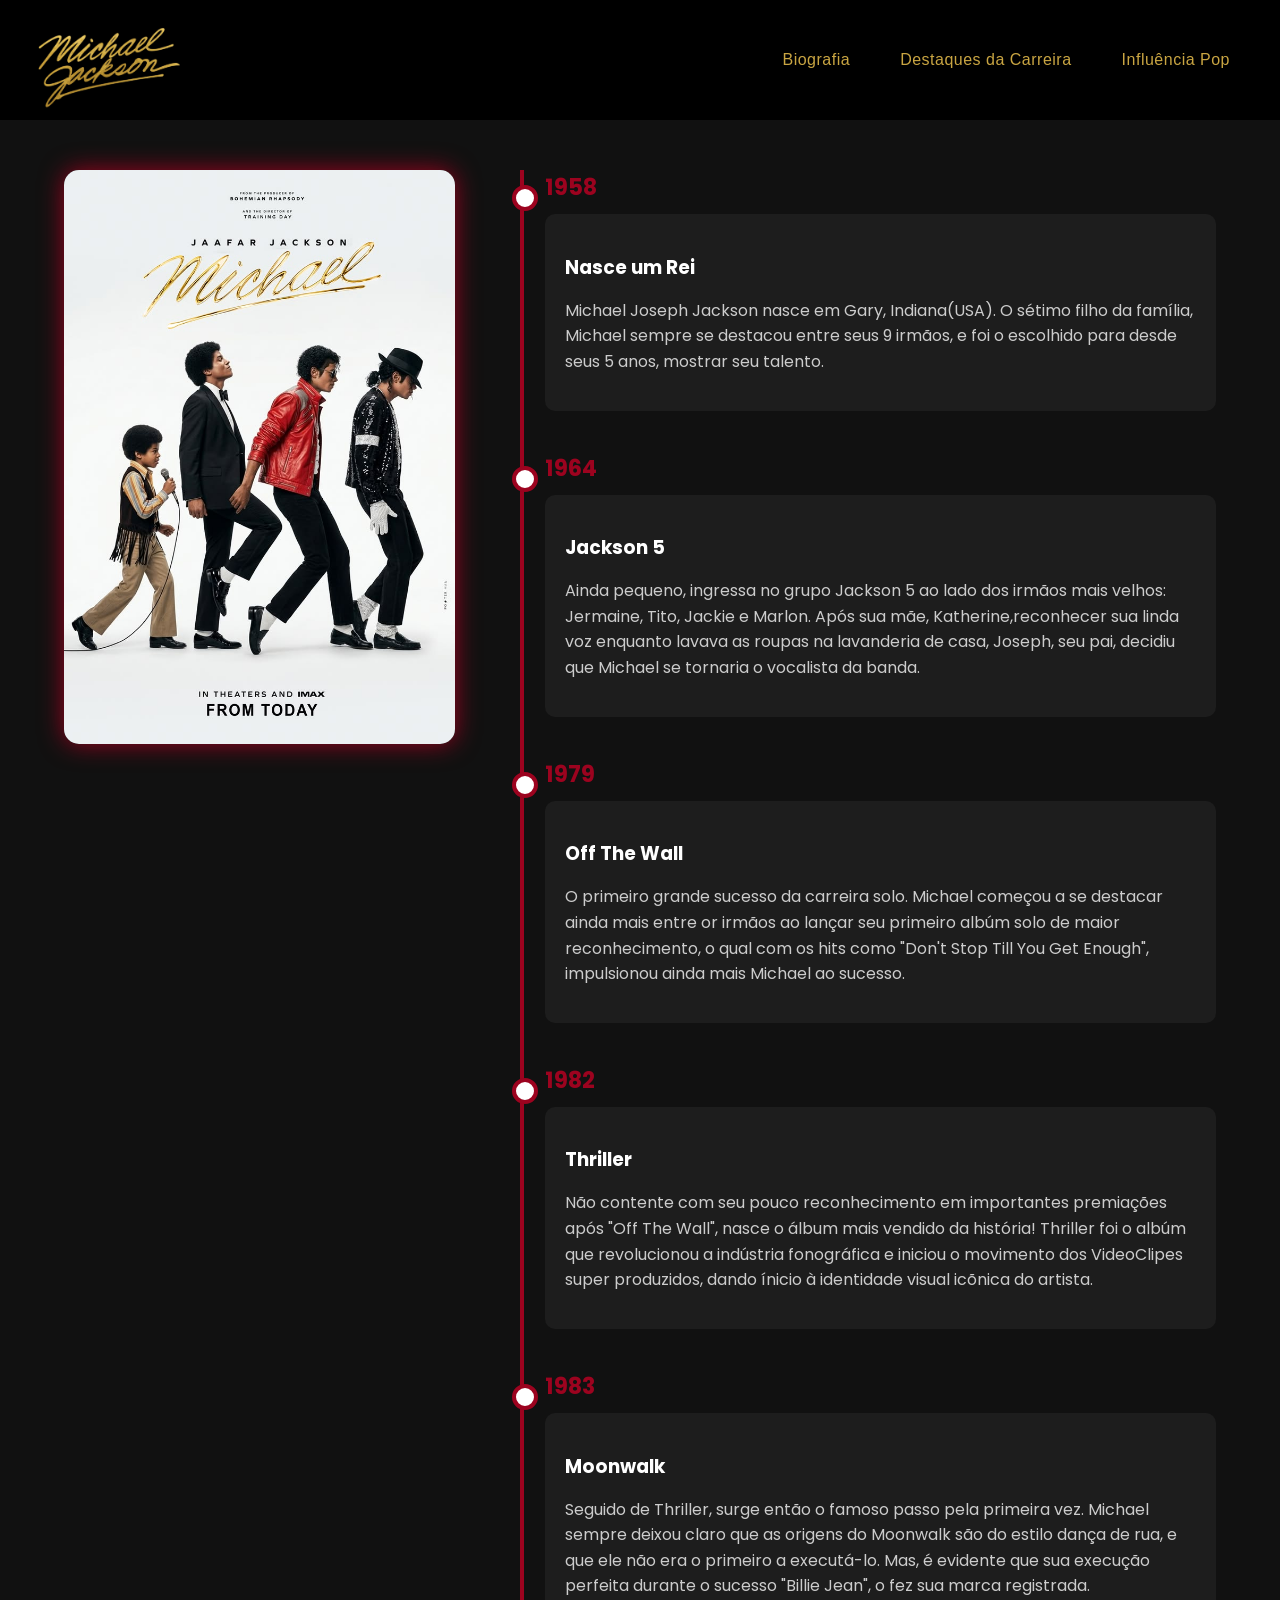
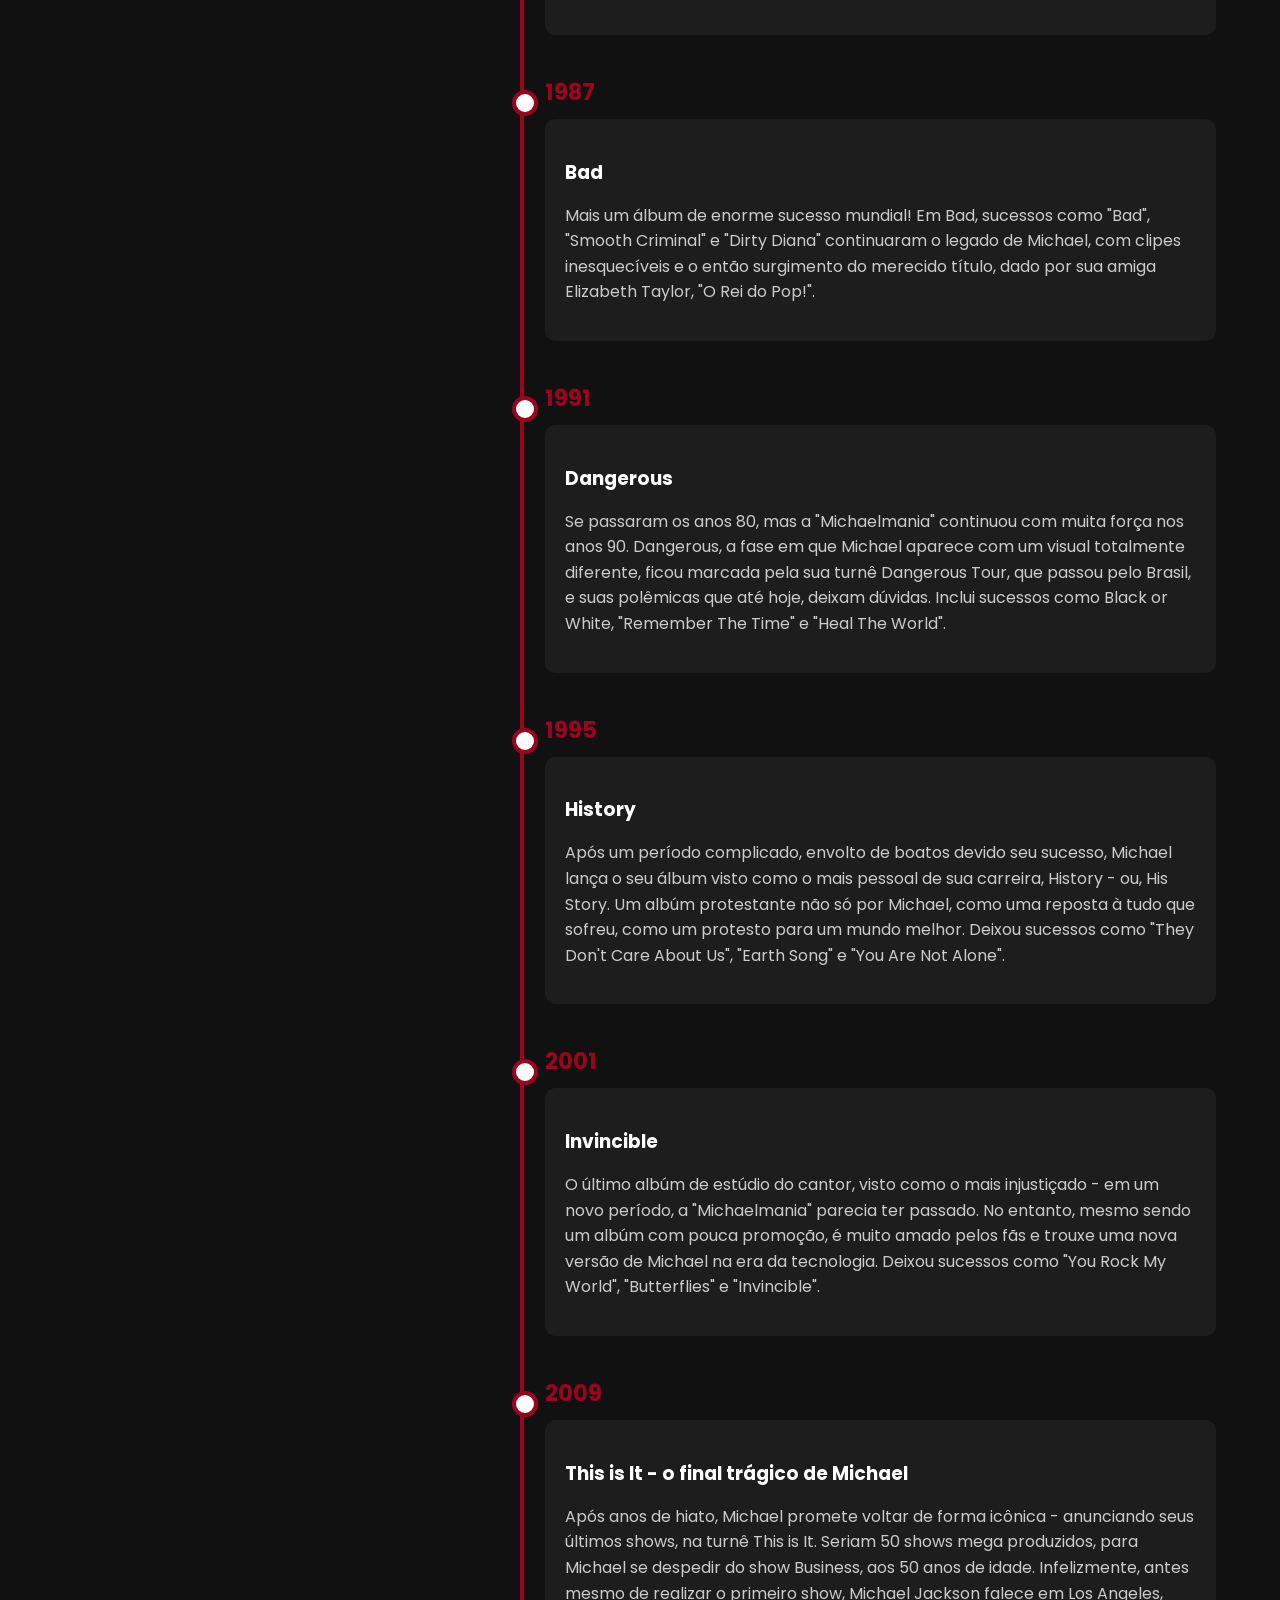
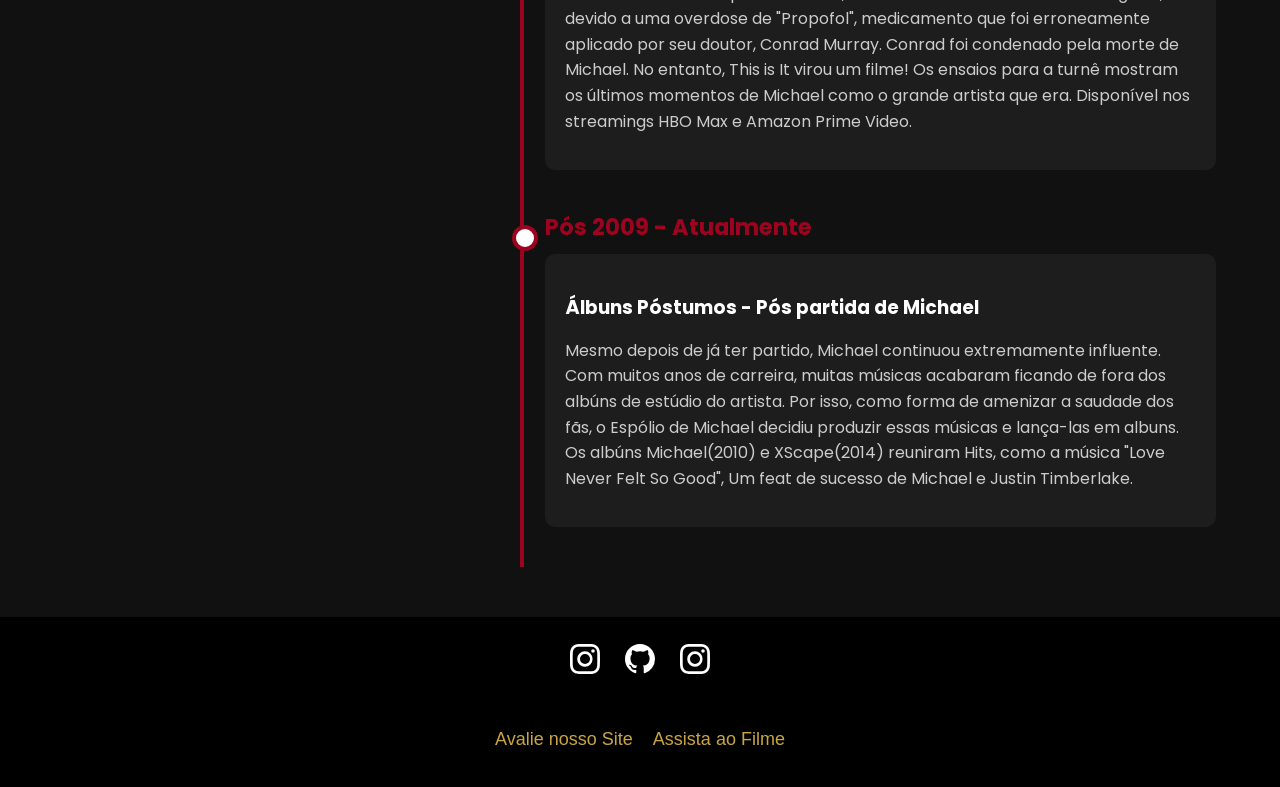
<file: pages/biografia/index.html>
<!DOCTYPE html>
<html lang="pt-BR">

<head>
    <meta charset="UTF-8">
    <meta name="viewport" content="width=device-width, initial-scale=1.0">
    <link rel="stylesheet" href="/pages/biografia/style.css">
    <link rel="shortcut icon" href="/img/favicon.ico" type="image/x-icon">
    <title>Biografia</title>
</head>

<body>

    <header>
        <!-- Logo da página -->
        <div class="logoHeader">
            <a href="/index.html">
                <img src="/img/mjLogo.png" alt="" width="150" height="auto">
            </a>
        </div>

        <div class="containerHeader">

            <button class="containerHamburger" id="hamburger" onclick="toggleMenu()" aria-label="Menu">
                <span></span><span></span><span></span>
            </button>

            <div class="overlay" id="overlay" onclick="toggleMenu()"></div>

            <nav class="nav-menu" id="navmenu">
                <ul>
                    <li><a href="/pages/biografia/index.html">Biografia</a></li>
                    <li><a href="/pages/destaques/index.html">Destaques da Carreira</a></li>
                    <li><a href="/pages/influencia/index.html">Influência Pop</a></li>
                </ul>
            </nav>

        </div>
    </header>

    <main class="container">
        <div class="imagem">
            <img src="/img/MjFasesfundoBranco.jpg" alt="Fases de Michael Jackson">
        </div>

        <div class="timeline">
            <div class="evento">
                <div class="ano">1958</div>
                <div class="conteudo">
                    <h3>Nasce um Rei</h3>
                    <p>Michael Joseph Jackson nasce em Gary, Indiana(USA). O sétimo filho da família,
                        Michael sempre se destacou entre seus 9 irmãos, e foi o escolhido para desde seus 5 anos,
                        mostrar seu talento.</p>
                </div>
            </div>

            <div class="evento">
                <div class="ano">1964</div>
                <div class="conteudo">
                    <h3>Jackson 5</h3>
                    <p>Ainda pequeno, ingressa no grupo Jackson 5 ao lado dos irmãos mais velhos: Jermaine, Tito, Jackie
                        e Marlon.
                        Após sua mãe, Katherine,reconhecer sua linda voz enquanto lavava as roupas na lavanderia de
                        casa, Joseph, seu pai, decidiu que Michael se tornaria o vocalista da banda.</p>
                </div>
            </div>

            <div class="evento">
                <div class="ano">1979</div>
                <div class="conteudo">
                    <h3>Off The Wall</h3>
                    <p>O primeiro grande sucesso da carreira solo. Michael começou a se destacar ainda mais entre or
                        irmãos ao lançar
                        seu primeiro albúm solo de maior reconhecimento, o qual com os hits como "Don't Stop Till You
                        Get Enough", impulsionou ainda mais Michael ao sucesso.</p>
                </div>
            </div>

            <div class="evento">
                <div class="ano">1982</div>
                <div class="conteudo">
                    <h3>Thriller</h3>
                    <p>Não contente com seu pouco reconhecimento em importantes premiações após "Off The Wall", nasce o
                        álbum mais vendido da história!
                        Thriller foi o albúm que revolucionou a indústria fonográfica e iniciou o movimento dos
                        VideoClipes super produzidos, dando ínicio à identidade visual icõnica do artista.</p>
                </div>
            </div>

            <div class="evento">
                <div class="ano">1983</div>
                <div class="conteudo">
                    <h3>Moonwalk</h3>
                    <p>Seguido de Thriller, surge então o famoso passo pela primeira vez. Michael sempre deixou claro
                        que as origens do Moonwalk são do estilo dança de rua,
                        e que ele não era o primeiro a executá-lo. Mas, é evidente que sua execução perfeita durante o
                        sucesso "Billie Jean", o fez sua marca registrada.</p>
                </div>
            </div>

            <div class="evento">
                <div class="ano">1987</div>
                <div class="conteudo">
                    <h3>Bad</h3>
                    <p>Mais um álbum de enorme sucesso mundial! Em Bad, sucessos como "Bad", "Smooth Criminal" e "Dirty
                        Diana" continuaram o legado de Michael,
                        com clipes inesquecíveis e o então surgimento do merecido título, dado por sua amiga Elizabeth
                        Taylor, "O Rei do Pop!".</p>
                </div>
            </div>

            <div class="evento">
                <div class="ano">1991</div>
                <div class="conteudo">
                    <h3>Dangerous</h3>
                    <p>Se passaram os anos 80, mas a "Michaelmania" continuou com muita força nos anos 90. Dangerous, a
                        fase em que Michael aparece com um visual totalmente diferente,
                        ficou marcada pela sua turnê Dangerous Tour, que passou pelo Brasil, e suas polêmicas que até
                        hoje, deixam dúvidas. Inclui sucessos como Black or White,
                        "Remember The Time" e "Heal The World".</p>
                </div>
            </div>

            <div class="evento">
                <div class="ano">1995</div>
                <div class="conteudo">
                    <h3>History</h3>
                    <p>Após um período complicado, envolto de boatos devido seu sucesso, Michael lança o seu álbum visto
                        como o mais pessoal de sua carreira, History - ou, His Story.
                        Um albúm protestante não só por Michael, como uma reposta à tudo que sofreu, como um protesto
                        para um mundo melhor. Deixou sucessos como "They Don't Care About Us",
                        "Earth Song" e "You Are Not Alone".</p>
                </div>
            </div>

            <div class="evento">
                <div class="ano">2001</div>
                <div class="conteudo">
                    <h3>Invincible</h3>
                    <p>O último albúm de estúdio do cantor, visto como o mais injustiçado - em um novo período, a
                        "Michaelmania" parecia ter passado. No entanto, mesmo sendo um albúm
                        com pouca promoção, é muito amado pelos fãs e trouxe uma nova versão de Michael na era da
                        tecnologia. Deixou sucessos como "You Rock My World", "Butterflies" e "Invincible".</p>
                </div>
            </div>

            <div class="evento">
                <div class="ano">2009</div>
                <div class="conteudo">
                    <h3>This is It - o final trágico de Michael</h3>
                    <p>Após anos de hiato, Michael promete voltar de forma icônica - anunciando seus últimos shows, na
                        turnê This is It. Seriam 50 shows mega produzidos, para Michael se despedir do show Business,
                        aos 50 anos de idade.
                        Infelizmente, antes mesmo de realizar o primeiro show, Michael Jackson falece em Los Angeles,
                        devido a uma overdose de "Propofol", medicamento que foi erroneamente
                        aplicado por seu doutor, Conrad Murray. Conrad foi condenado pela morte de Michael. No entanto,
                        This is It virou um filme! Os ensaios para a turnê mostram os últimos momentos de Michael
                        como o grande artista que era. Disponível nos streamings HBO Max e Amazon Prime Video.</p>
                </div>
            </div>

            <div class="evento">
                <div class="ano">Pós 2009 - Atualmente</div>
                <div class="conteudo">
                    <h3>Álbuns Póstumos - Pós partida de Michael</h3>
                    <p> Mesmo depois de já ter partido, Michael continuou extremamente influente. Com muitos anos de
                        carreira, muitas músicas
                        acabaram ficando de fora dos albúns de estúdio do artista. Por isso, como forma de amenizar a
                        saudade dos fãs, o Espólio de Michael
                        decidiu produzir essas músicas e lança-las em albuns. Os albúns Michael(2010) e XScape(2014)
                        reuniram Hits, como a música "Love Never Felt So Good",
                        Um feat de sucesso de Michael e Justin Timberlake.
                    </p>
                </div>
            </div>

        </div>
    </main>

    <footer class="footer">
        <div class="contentFooter">

            <div class="contentFooterptUp">

                <a href="https://instagram.com/liliane_perim" target="_blank">
                    <svg xmlns="http://www.w3.org/2000/svg" width="16" height="16" fill="currentColor"
                        class="bi bi-instagram" viewBox="0 0 16 16">
                        <path
                            d="M8 0C5.829 0 5.556.01 4.703.048 3.85.088 3.269.222 2.76.42a3.9 3.9 0 0 0-1.417.923A3.9 3.9 0 0 0 .42 2.76C.222 3.268.087 3.85.048 4.7.01 5.555 0 5.827 0 8.001c0 2.172.01 2.444.048 3.297.04.852.174 1.433.372 1.942.205.526.478.972.923 1.417.444.445.89.719 1.416.923.51.198 1.09.333 1.942.372C5.555 15.99 5.827 16 8 16s2.444-.01 3.298-.048c.851-.04 1.434-.174 1.943-.372a3.9 3.9 0 0 0 1.416-.923c.445-.445.718-.891.923-1.417.197-.509.332-1.09.372-1.942C15.99 10.445 16 10.173 16 8s-.01-2.445-.048-3.299c-.04-.851-.175-1.433-.372-1.941a3.9 3.9 0 0 0-.923-1.417A3.9 3.9 0 0 0 13.24.42c-.51-.198-1.092-.333-1.943-.372C10.443.01 10.172 0 7.998 0zm-.717 1.442h.718c2.136 0 2.389.007 3.232.046.78.035 1.204.166 1.486.275.373.145.64.319.92.599s.453.546.598.92c.11.281.24.705.275 1.485.039.843.047 1.096.047 3.231s-.008 2.389-.047 3.232c-.035.78-.166 1.203-.275 1.485a2.5 2.5 0 0 1-.599.919c-.28.28-.546.453-.92.598-.28.11-.704.24-1.485.276-.843.038-1.096.047-3.232.047s-2.39-.009-3.233-.047c-.78-.036-1.203-.166-1.485-.276a2.5 2.5 0 0 1-.92-.598 2.5 2.5 0 0 1-.6-.92c-.109-.281-.24-.705-.275-1.485-.038-.843-.046-1.096-.046-3.233s.008-2.388.046-3.231c.036-.78.166-1.204.276-1.486.145-.373.319-.64.599-.92s.546-.453.92-.598c.282-.11.705-.24 1.485-.276.738-.034 1.024-.044 2.515-.045zm4.988 1.328a.96.96 0 1 0 0 1.92.96.96 0 0 0 0-1.92m-4.27 1.122a4.109 4.109 0 1 0 0 8.217 4.109 4.109 0 0 0 0-8.217m0 1.441a2.667 2.667 0 1 1 0 5.334 2.667 2.667 0 0 1 0-5.334" />
                    </svg>
                </a>

                <a href="https://github.com/Murilolss/Projeto-FanPage-IDPW" target="_blank">
                    <svg xmlns="http://www.w3.org/2000/svg" width="16" height="16" fill="currentColor"
                        class="bi bi-github" viewBox="0 0 16 16">
                        <path
                            d="M8 0C3.58 0 0 3.58 0 8c0 3.54 2.29 6.53 5.47 7.59.4.07.55-.17.55-.38 0-.19-.01-.82-.01-1.49-2.01.37-2.53-.49-2.69-.94-.09-.23-.48-.94-.82-1.13-.28-.15-.68-.52-.01-.53.63-.01 1.08.58 1.23.82.72 1.21 1.87.87 2.33.66.07-.52.28-.87.51-1.07-1.78-.2-3.64-.89-3.64-3.95 0-.87.31-1.59.82-2.15-.08-.2-.36-1.02.08-2.12 0 0 .67-.21 2.2.82.64-.18 1.32-.27 2-.27s1.36.09 2 .27c1.53-1.04 2.2-.82 2.2-.82.44 1.1.16 1.92.08 2.12.51.56.82 1.27.82 2.15 0 3.07-1.87 3.75-3.65 3.95.29.25.54.73.54 1.48 0 1.07-.01 1.93-.01 2.2 0 .21.15.46.55.38A8.01 8.01 0 0 0 16 8c0-4.42-3.58-8-8-8" />
                    </svg>
                </a>
                <a href="https://instagram.com/murilolss__" target="_blank">
                    <svg xmlns="http://www.w3.org/2000/svg" width="16" height="16" fill="currentColor"
                        class="bi bi-instagram" viewBox="0 0 16 16">
                        <path
                            d="M8 0C5.829 0 5.556.01 4.703.048 3.85.088 3.269.222 2.76.42a3.9 3.9 0 0 0-1.417.923A3.9 3.9 0 0 0 .42 2.76C.222 3.268.087 3.85.048 4.7.01 5.555 0 5.827 0 8.001c0 2.172.01 2.444.048 3.297.04.852.174 1.433.372 1.942.205.526.478.972.923 1.417.444.445.89.719 1.416.923.51.198 1.09.333 1.942.372C5.555 15.99 5.827 16 8 16s2.444-.01 3.298-.048c.851-.04 1.434-.174 1.943-.372a3.9 3.9 0 0 0 1.416-.923c.445-.445.718-.891.923-1.417.197-.509.332-1.09.372-1.942C15.99 10.445 16 10.173 16 8s-.01-2.445-.048-3.299c-.04-.851-.175-1.433-.372-1.941a3.9 3.9 0 0 0-.923-1.417A3.9 3.9 0 0 0 13.24.42c-.51-.198-1.092-.333-1.943-.372C10.443.01 10.172 0 7.998 0zm-.717 1.442h.718c2.136 0 2.389.007 3.232.046.78.035 1.204.166 1.486.275.373.145.64.319.92.599s.453.546.598.92c.11.281.24.705.275 1.485.039.843.047 1.096.047 3.231s-.008 2.389-.047 3.232c-.035.78-.166 1.203-.275 1.485a2.5 2.5 0 0 1-.599.919c-.28.28-.546.453-.92.598-.28.11-.704.24-1.485.276-.843.038-1.096.047-3.232.047s-2.39-.009-3.233-.047c-.78-.036-1.203-.166-1.485-.276a2.5 2.5 0 0 1-.92-.598 2.5 2.5 0 0 1-.6-.92c-.109-.281-.24-.705-.275-1.485-.038-.843-.046-1.096-.046-3.233s.008-2.388.046-3.231c.036-.78.166-1.204.276-1.486.145-.373.319-.64.599-.92s.546-.453.92-.598c.282-.11.705-.24 1.485-.276.738-.034 1.024-.044 2.515-.045zm4.988 1.328a.96.96 0 1 0 0 1.92.96.96 0 0 0 0-1.92m-4.27 1.122a4.109 4.109 0 1 0 0 8.217 4.109 4.109 0 0 0 0-8.217m0 1.441a2.667 2.667 0 1 1 0 5.334 2.667 2.667 0 0 1 0-5.334" />
                    </svg>
                </a>

            </div>

            <div class="contentFooterptDown">
                <ul class="contentFooterptDown ul">
                    <li><a href="/pages/sobre/index.html">Avalie nosso Site</a></li>
                    <li><a href="/pages/assistaaofilme/index.html">Assista ao Filme</a></li>
                </ul>
            </div>
        </div>
    </footer>

    <script src="/script.js"></script>
</body>

</html>
</file>
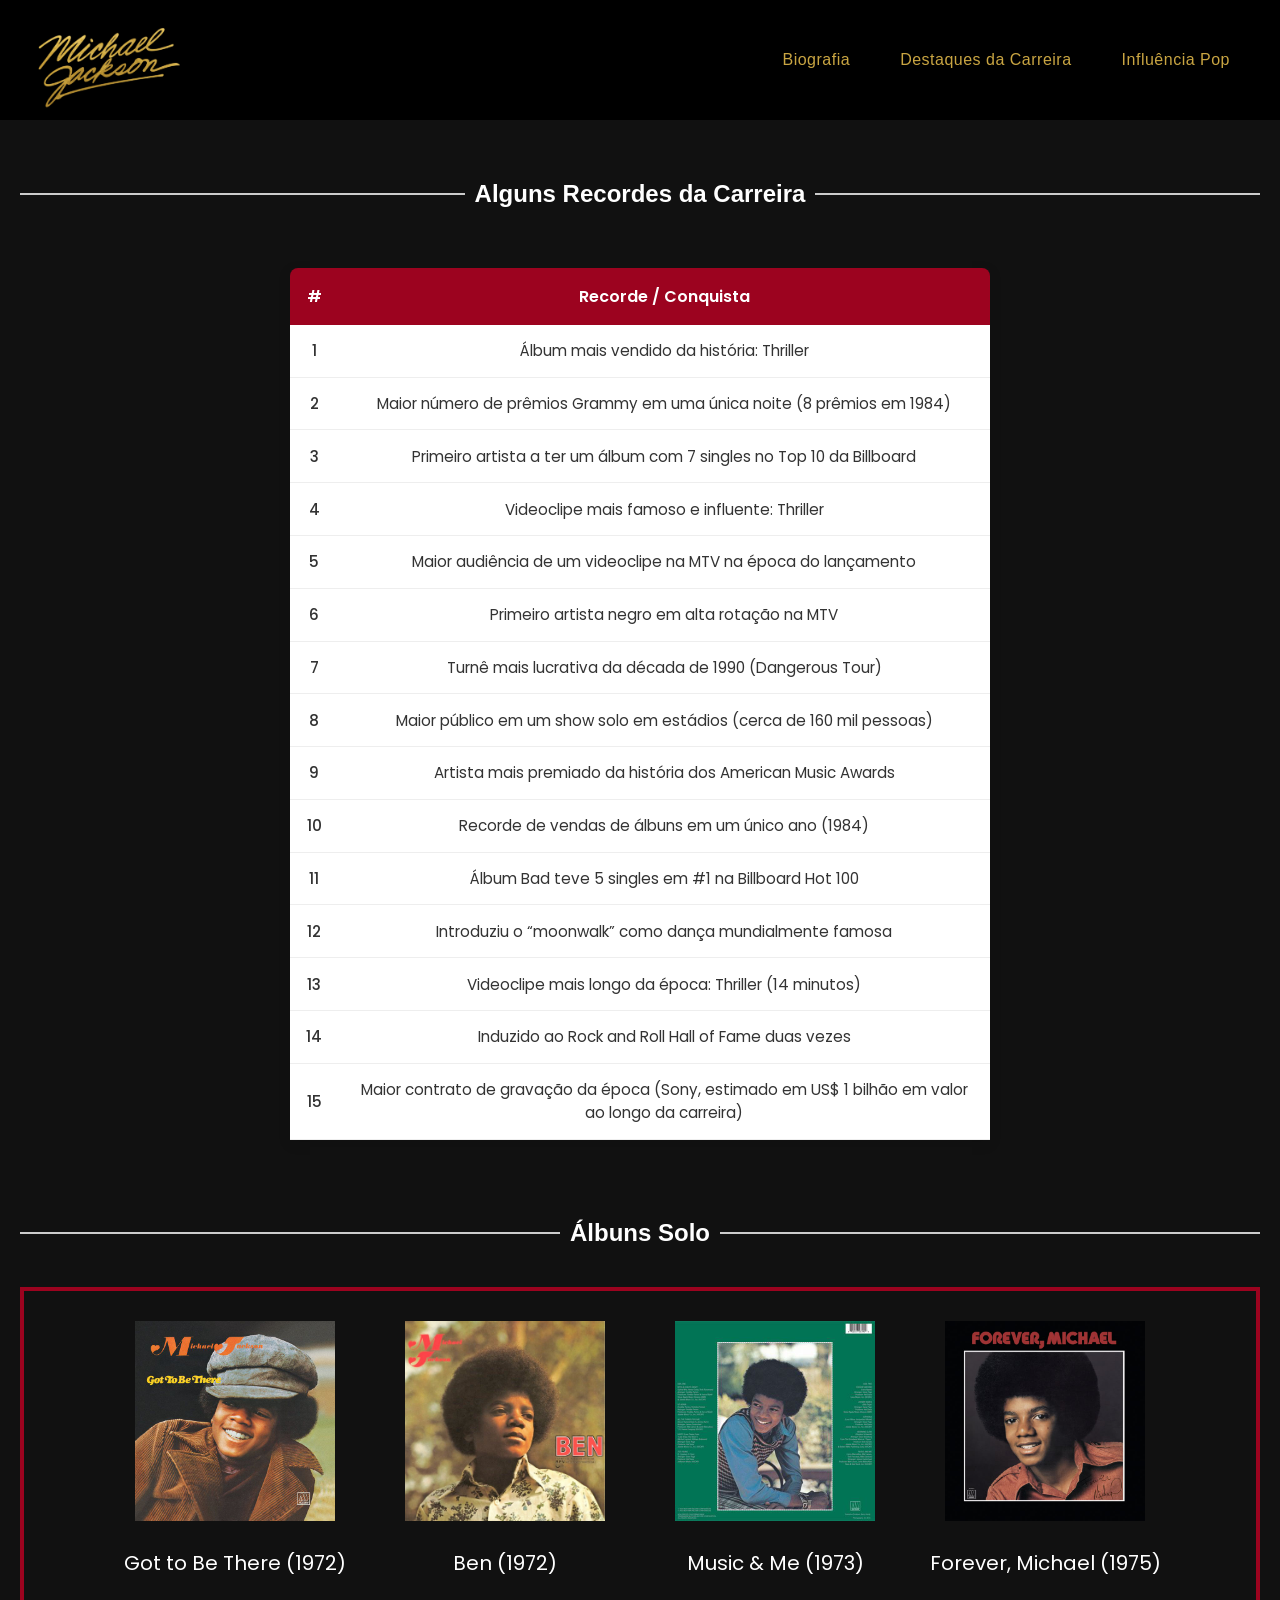
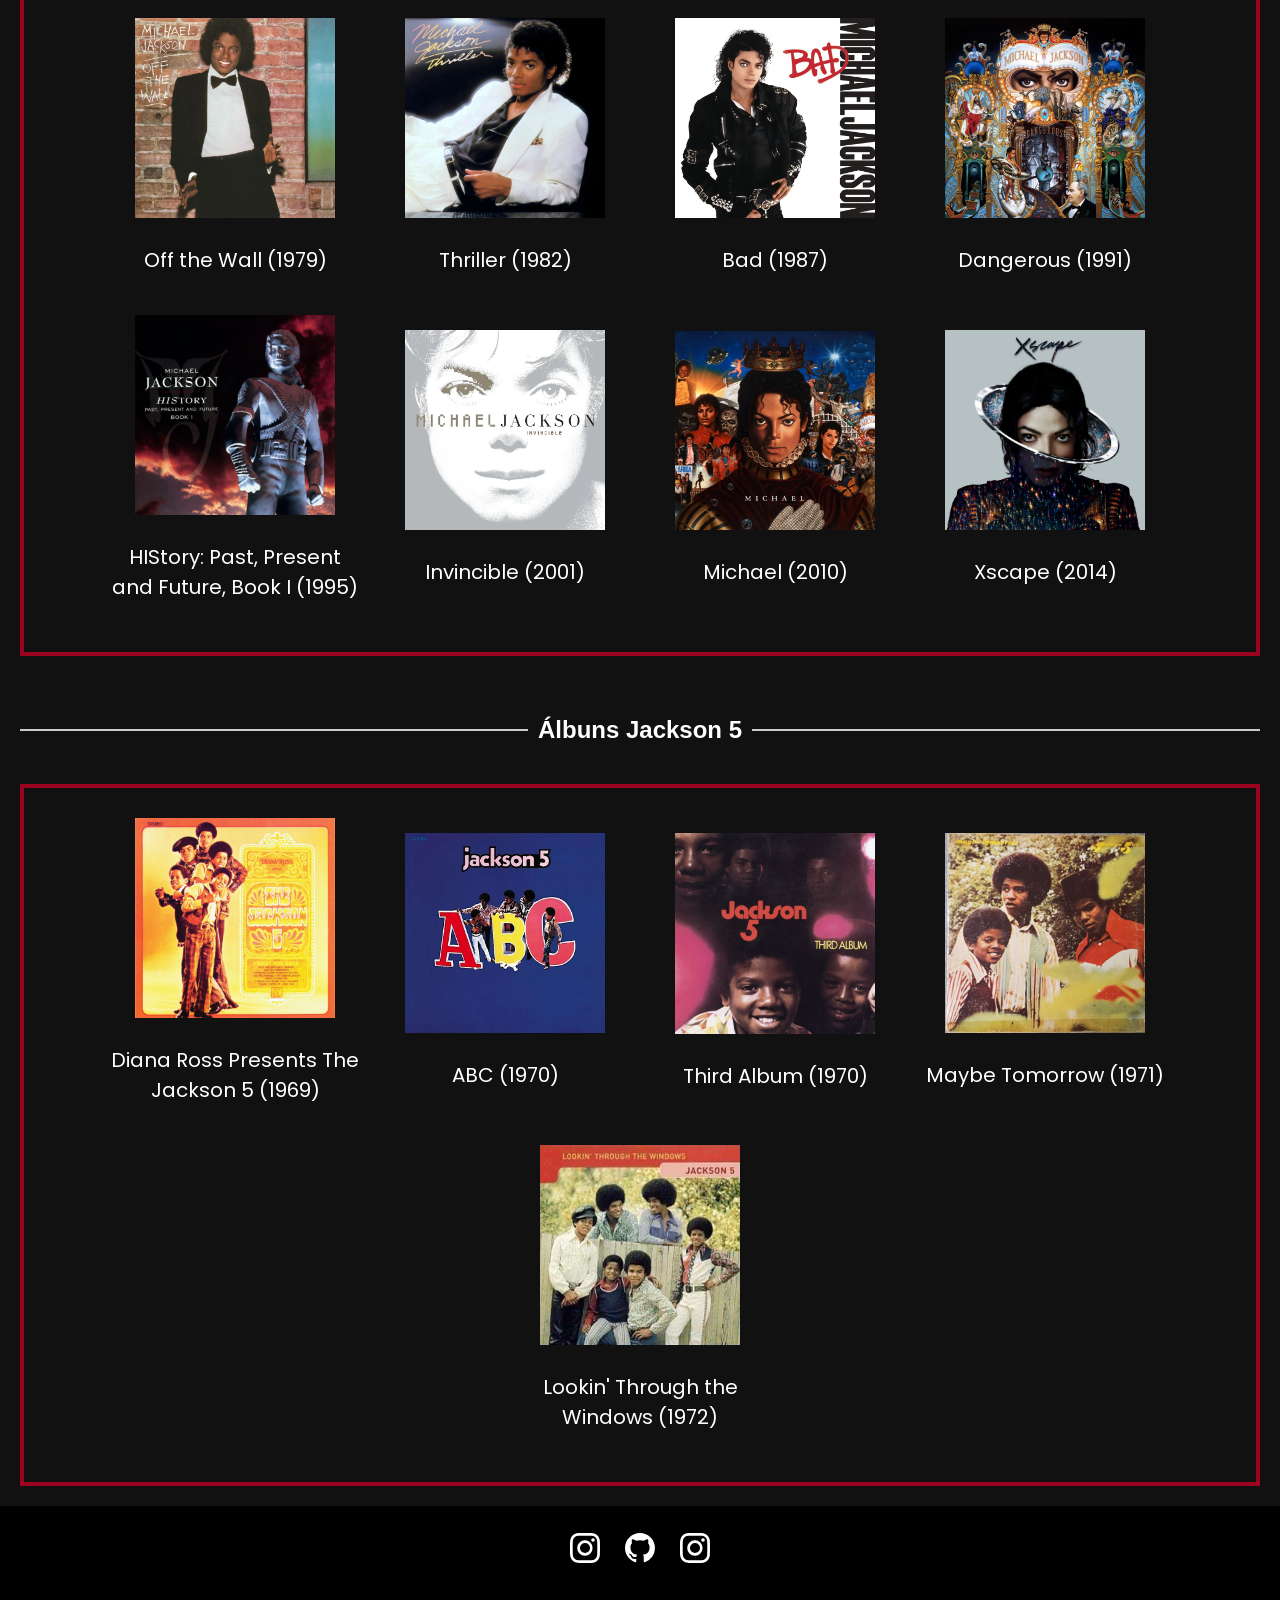
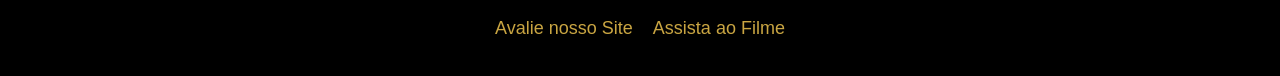
<file: pages/destaques/index.html>
<!DOCTYPE html>
<html lang="pt-BR">

<head>
    <meta charset="UTF-8">
    <meta name="viewport" content="width=device-width, initial-scale=1.0">
    <link rel="stylesheet" href="/pages/destaques/style.css">
    <link rel="shortcut icon" href="/img/favicon.ico" type="image/x-icon">
    <title>Destaques da Carreira</title>
</head>

<body>

    <header>
        <!-- Logo da página -->
        <div class="logoHeader">
            <a href="/index.html">
                <img src="/img/mjLogo.png" alt="" width="150" height="auto">
            </a>
        </div>

        <div class="containerHeader">

            <button class="containerHamburger" id="hamburger" onclick="toggleMenu()" aria-label="Menu">
                <span></span><span></span><span></span>
            </button>

            <div class="overlay" id="overlay" onclick="toggleMenu()"></div>

            <nav class="nav-menu" id="navmenu">
                <ul>
                    <li><a href="/pages/biografia/index.html">Biografia</a></li>
                    <li><a href="/pages/destaques/index.html">Destaques da Carreira</a></li>
                    <li><a href="/pages/influencia/index.html">Influência Pop</a></li>
                </ul>
            </nav>

        </div>
    </header>

    <main>

        <div class="titleMain">
            <div class="containerTitleMain">
                <a class="line"></a>
                <h2>Alguns Recordes da Carreira</h2>
                <a class="line"></a>
            </div>
        </div>

        <section class="recordes">
            <table class="table">
                <thead>
                    <!-- <tr class="row"> cria uma linha na tabela -->
                    <tr class="row">
                        <!-- <td class="td"> cria uma nova cédula (coluna) na linha -->
                        <th class="th">#</th>
                        <th class="th2">Recorde / Conquista</th>
                    </tr>
                </thead>

                <!-- <tbody> Cria o corpo da tabela -->
                <tbody>

                    <tr class="row">
                        <td class="td">1</td>
                        <td class="td">Álbum mais vendido da história: Thriller</td>
                    </tr>

                    <tr class="row">
                        <td class="td">2</td>
                        <td class="td">Maior número de prêmios Grammy em uma única noite (8 prêmios em 1984)</td>
                    </tr>

                    <tr class="row">
                        <td class="td">3</td>
                        <td class="td">Primeiro artista a ter um álbum com 7 singles no Top 10 da Billboard</td>
                    </tr>

                    <tr class="row">
                        <td class="td">4</td>
                        <td class="td">Videoclipe mais famoso e influente: Thriller</td>

                    </tr>

                    <tr class="row">
                        <td class="td">5</td>
                        <td class="td">Maior audiência de um videoclipe na MTV na época do lançamento</td>
                    </tr>

                    <tr class="row">
                        <td class="td">6</td>
                        <td class="td">Primeiro artista negro em alta rotação na MTV</td>

                    </tr>

                    <tr class="row">
                        <td class="td">7</td>
                        <td class="td">Turnê mais lucrativa da década de 1990 (Dangerous Tour)</td>

                    </tr>

                    <tr class="row">
                        <td class="td">8</td>
                        <td class="td">Maior público em um show solo em estádios (cerca de 160 mil pessoas)</td>

                    </tr>

                    <tr class="row">
                        <td class="td">9</td>
                        <td class="td">Artista mais premiado da história dos American Music Awards</td>

                    </tr>

                    <tr class="row">
                        <td class="td">10</td>
                        <td class="td">Recorde de vendas de álbuns em um único ano (1984)</td>

                    </tr>

                    <tr class="row">
                        <td class="td">11</td>
                        <td class="td">Álbum Bad teve 5 singles em #1 na Billboard Hot 100</td>

                    </tr>

                    <tr class="row">
                        <td class="td">12</td>
                        <td class="td">Introduziu o “moonwalk” como dança mundialmente famosa</td>

                    </tr>

                    <tr class="row">
                        <td class="td">13</td>
                        <td class="td">Videoclipe mais longo da época: Thriller (14 minutos)</td>

                    </tr>

                    <tr class="row">
                        <td class="td">14</td>
                        <td class="td">Induzido ao Rock and Roll Hall of Fame duas vezes</td>

                    </tr>

                    <tr class="row">
                        <td class="td">15</td>
                        <td class="td">Maior contrato de gravação da época (Sony, estimado em US$ 1 bilhão em valor ao
                            longo da carreira)</td>
                    </tr>
                </tbody>


            </table>
        </section>

        <div class="titleMain">
            <div class="containerTitleMain">
                <a class="line"></a>
                <h2>Álbuns Solo</h2>
                <a class="line"></a>
            </div>
        </div>

        <section class="albuns">
            <div class="card">

                <div class="cardImg">
                    <img src="/img/album1.jpg" alt="" width="200" height="auto">
                </div>

                <p>Got to Be There (1972)</p>

            </div>

            <div class="card">

                <div class="cardImg">
                    <img src="/img/album2.jpg" alt="" width="200" height="auto">
                </div>

                <p>Ben (1972)</p>

            </div>

            <div class="card">

                <div class="cardImg">
                    <img src="/img/album3.jpg" alt="" width="200" height="auto">
                </div>

                <p>Music & Me (1973)</p>

            </div>

            <div class="card">

                <div class="cardImg">
                    <img src="/img/album4.jpg" alt="" width="200" height="auto">
                </div>

                <p>Forever, Michael (1975)</p>

            </div>

            <div class="card">

                <div class="cardImg">
                    <img src="/img/album5.jpg" alt="" width="200" height="auto">
                </div>

                <p>Off the Wall (1979)</p>

            </div>

            <div class="card">

                <div class="cardImg">
                    <img src="/img/album6.jpg" alt="" width="200" height="auto">
                </div>

                <p>Thriller (1982)</p>

            </div>

            <div class="card">

                <div class="cardImg">
                    <img src="/img/album7.jpg" alt="" width="200" height="auto">
                </div>

                <p>Bad (1987)</p>

            </div>

            <div class="card">

                <div class="cardImg">
                    <img src="/img/album8.jpg" alt="" width="200" height="auto">
                </div>

                <p>Dangerous (1991)</p>

            </div>

            <div class="card">

                <div class="cardImg">
                    <img src="/img/album9.jpg" alt="" width="200" height="auto">
                </div>

                <p>HIStory: Past, Present and Future, Book I (1995)</p>

            </div>

            <div class="card">

                <div class="cardImg">
                    <img src="/img/album10.jpg" alt="" width="200" height="auto">
                </div>

                <p>Invincible (2001)</p>

            </div>

            <div class="card">

                <div class="cardImg">
                    <img src="/img/album11.jpg" alt="" width="200" height="auto">
                </div>

                <p>Michael (2010)</p>

            </div>
            <div class="card">

                <div class="cardImg">
                    <img src="/img/album12.jpg" alt="" width="200" height="auto">
                </div>

                <p>Xscape (2014)</p>

            </div>

        </section>

        <div class="titleMain">
            <div class="containerTitleMain">
                <a class="line"></a>
                <h2>Álbuns Jackson 5</h2>
                <a class="line"></a>
            </div>
        </div>

        <section class="albuns">
            <div class="card">

                <div class="cardImg">
                    <img src="/img/album13.jpg" alt="" width="200" height="auto">
                </div>

                <p>Diana Ross Presents The Jackson 5 (1969)</p>

            </div>

            <div class="card">

                <div class="cardImg">
                    <img src="/img/album14.jpg" alt="" width="200" height="auto">
                </div>

                <p>ABC (1970)</p>

            </div>

            <div class="card">

                <div class="cardImg">
                    <img src="/img/album15.jpg" alt="" width="200" height="auto">
                </div>

                <p>Third Album (1970)</p>

            </div>

            <div class="card">

                <div class="cardImg">
                    <img src="/img/album16.jpg" alt="" width="200" height="auto">
                </div>

                <p>Maybe Tomorrow (1971)</p>

            </div>

            <div class="card">

                <div class="cardImg">
                    <img src="/img/album17.jpg" alt="" width="200" height="auto">
                </div>

                <p>Lookin' Through the Windows (1972)</p>

            </div>


        </section>


    </main>

    <footer class="footer">
        <div class="contentFooter">

            <div class="contentFooterptUp">

                <a href="https://instagram.com/liliane_perim" target="_blank">
                    <svg xmlns="http://www.w3.org/2000/svg" width="16" height="16" fill="currentColor"
                        class="bi bi-instagram" viewBox="0 0 16 16">
                        <path
                            d="M8 0C5.829 0 5.556.01 4.703.048 3.85.088 3.269.222 2.76.42a3.9 3.9 0 0 0-1.417.923A3.9 3.9 0 0 0 .42 2.76C.222 3.268.087 3.85.048 4.7.01 5.555 0 5.827 0 8.001c0 2.172.01 2.444.048 3.297.04.852.174 1.433.372 1.942.205.526.478.972.923 1.417.444.445.89.719 1.416.923.51.198 1.09.333 1.942.372C5.555 15.99 5.827 16 8 16s2.444-.01 3.298-.048c.851-.04 1.434-.174 1.943-.372a3.9 3.9 0 0 0 1.416-.923c.445-.445.718-.891.923-1.417.197-.509.332-1.09.372-1.942C15.99 10.445 16 10.173 16 8s-.01-2.445-.048-3.299c-.04-.851-.175-1.433-.372-1.941a3.9 3.9 0 0 0-.923-1.417A3.9 3.9 0 0 0 13.24.42c-.51-.198-1.092-.333-1.943-.372C10.443.01 10.172 0 7.998 0zm-.717 1.442h.718c2.136 0 2.389.007 3.232.046.78.035 1.204.166 1.486.275.373.145.64.319.92.599s.453.546.598.92c.11.281.24.705.275 1.485.039.843.047 1.096.047 3.231s-.008 2.389-.047 3.232c-.035.78-.166 1.203-.275 1.485a2.5 2.5 0 0 1-.599.919c-.28.28-.546.453-.92.598-.28.11-.704.24-1.485.276-.843.038-1.096.047-3.232.047s-2.39-.009-3.233-.047c-.78-.036-1.203-.166-1.485-.276a2.5 2.5 0 0 1-.92-.598 2.5 2.5 0 0 1-.6-.92c-.109-.281-.24-.705-.275-1.485-.038-.843-.046-1.096-.046-3.233s.008-2.388.046-3.231c.036-.78.166-1.204.276-1.486.145-.373.319-.64.599-.92s.546-.453.92-.598c.282-.11.705-.24 1.485-.276.738-.034 1.024-.044 2.515-.045zm4.988 1.328a.96.96 0 1 0 0 1.92.96.96 0 0 0 0-1.92m-4.27 1.122a4.109 4.109 0 1 0 0 8.217 4.109 4.109 0 0 0 0-8.217m0 1.441a2.667 2.667 0 1 1 0 5.334 2.667 2.667 0 0 1 0-5.334" />
                    </svg>
                </a>

                <a href="https://github.com/Murilolss/Projeto-FanPage-IDPW" target="_blank">
                    <svg xmlns="http://www.w3.org/2000/svg" width="16" height="16" fill="currentColor"
                        class="bi bi-github" viewBox="0 0 16 16">
                        <path
                            d="M8 0C3.58 0 0 3.58 0 8c0 3.54 2.29 6.53 5.47 7.59.4.07.55-.17.55-.38 0-.19-.01-.82-.01-1.49-2.01.37-2.53-.49-2.69-.94-.09-.23-.48-.94-.82-1.13-.28-.15-.68-.52-.01-.53.63-.01 1.08.58 1.23.82.72 1.21 1.87.87 2.33.66.07-.52.28-.87.51-1.07-1.78-.2-3.64-.89-3.64-3.95 0-.87.31-1.59.82-2.15-.08-.2-.36-1.02.08-2.12 0 0 .67-.21 2.2.82.64-.18 1.32-.27 2-.27s1.36.09 2 .27c1.53-1.04 2.2-.82 2.2-.82.44 1.1.16 1.92.08 2.12.51.56.82 1.27.82 2.15 0 3.07-1.87 3.75-3.65 3.95.29.25.54.73.54 1.48 0 1.07-.01 1.93-.01 2.2 0 .21.15.46.55.38A8.01 8.01 0 0 0 16 8c0-4.42-3.58-8-8-8" />
                    </svg>
                </a>
                <a href="https://instagram.com/murilolss__" target="_blank">
                    <svg xmlns="http://www.w3.org/2000/svg" width="16" height="16" fill="currentColor"
                        class="bi bi-instagram" viewBox="0 0 16 16">
                        <path
                            d="M8 0C5.829 0 5.556.01 4.703.048 3.85.088 3.269.222 2.76.42a3.9 3.9 0 0 0-1.417.923A3.9 3.9 0 0 0 .42 2.76C.222 3.268.087 3.85.048 4.7.01 5.555 0 5.827 0 8.001c0 2.172.01 2.444.048 3.297.04.852.174 1.433.372 1.942.205.526.478.972.923 1.417.444.445.89.719 1.416.923.51.198 1.09.333 1.942.372C5.555 15.99 5.827 16 8 16s2.444-.01 3.298-.048c.851-.04 1.434-.174 1.943-.372a3.9 3.9 0 0 0 1.416-.923c.445-.445.718-.891.923-1.417.197-.509.332-1.09.372-1.942C15.99 10.445 16 10.173 16 8s-.01-2.445-.048-3.299c-.04-.851-.175-1.433-.372-1.941a3.9 3.9 0 0 0-.923-1.417A3.9 3.9 0 0 0 13.24.42c-.51-.198-1.092-.333-1.943-.372C10.443.01 10.172 0 7.998 0zm-.717 1.442h.718c2.136 0 2.389.007 3.232.046.78.035 1.204.166 1.486.275.373.145.64.319.92.599s.453.546.598.92c.11.281.24.705.275 1.485.039.843.047 1.096.047 3.231s-.008 2.389-.047 3.232c-.035.78-.166 1.203-.275 1.485a2.5 2.5 0 0 1-.599.919c-.28.28-.546.453-.92.598-.28.11-.704.24-1.485.276-.843.038-1.096.047-3.232.047s-2.39-.009-3.233-.047c-.78-.036-1.203-.166-1.485-.276a2.5 2.5 0 0 1-.92-.598 2.5 2.5 0 0 1-.6-.92c-.109-.281-.24-.705-.275-1.485-.038-.843-.046-1.096-.046-3.233s.008-2.388.046-3.231c.036-.78.166-1.204.276-1.486.145-.373.319-.64.599-.92s.546-.453.92-.598c.282-.11.705-.24 1.485-.276.738-.034 1.024-.044 2.515-.045zm4.988 1.328a.96.96 0 1 0 0 1.92.96.96 0 0 0 0-1.92m-4.27 1.122a4.109 4.109 0 1 0 0 8.217 4.109 4.109 0 0 0 0-8.217m0 1.441a2.667 2.667 0 1 1 0 5.334 2.667 2.667 0 0 1 0-5.334" />
                    </svg>
                </a>

            </div>

            <div class="contentFooterptDown">
                <ul class="contentFooterptDown ul">
                    <li><a href="/pages/sobre/index.html">Avalie nosso Site</a></li>
                    <li><a href="/pages/assistaaofilme/index.html">Assista ao Filme</a></li>
                </ul>
            </div>
        </div>
    </footer>

    <script src="/script.js"></script>
</body>

</html>
</file>
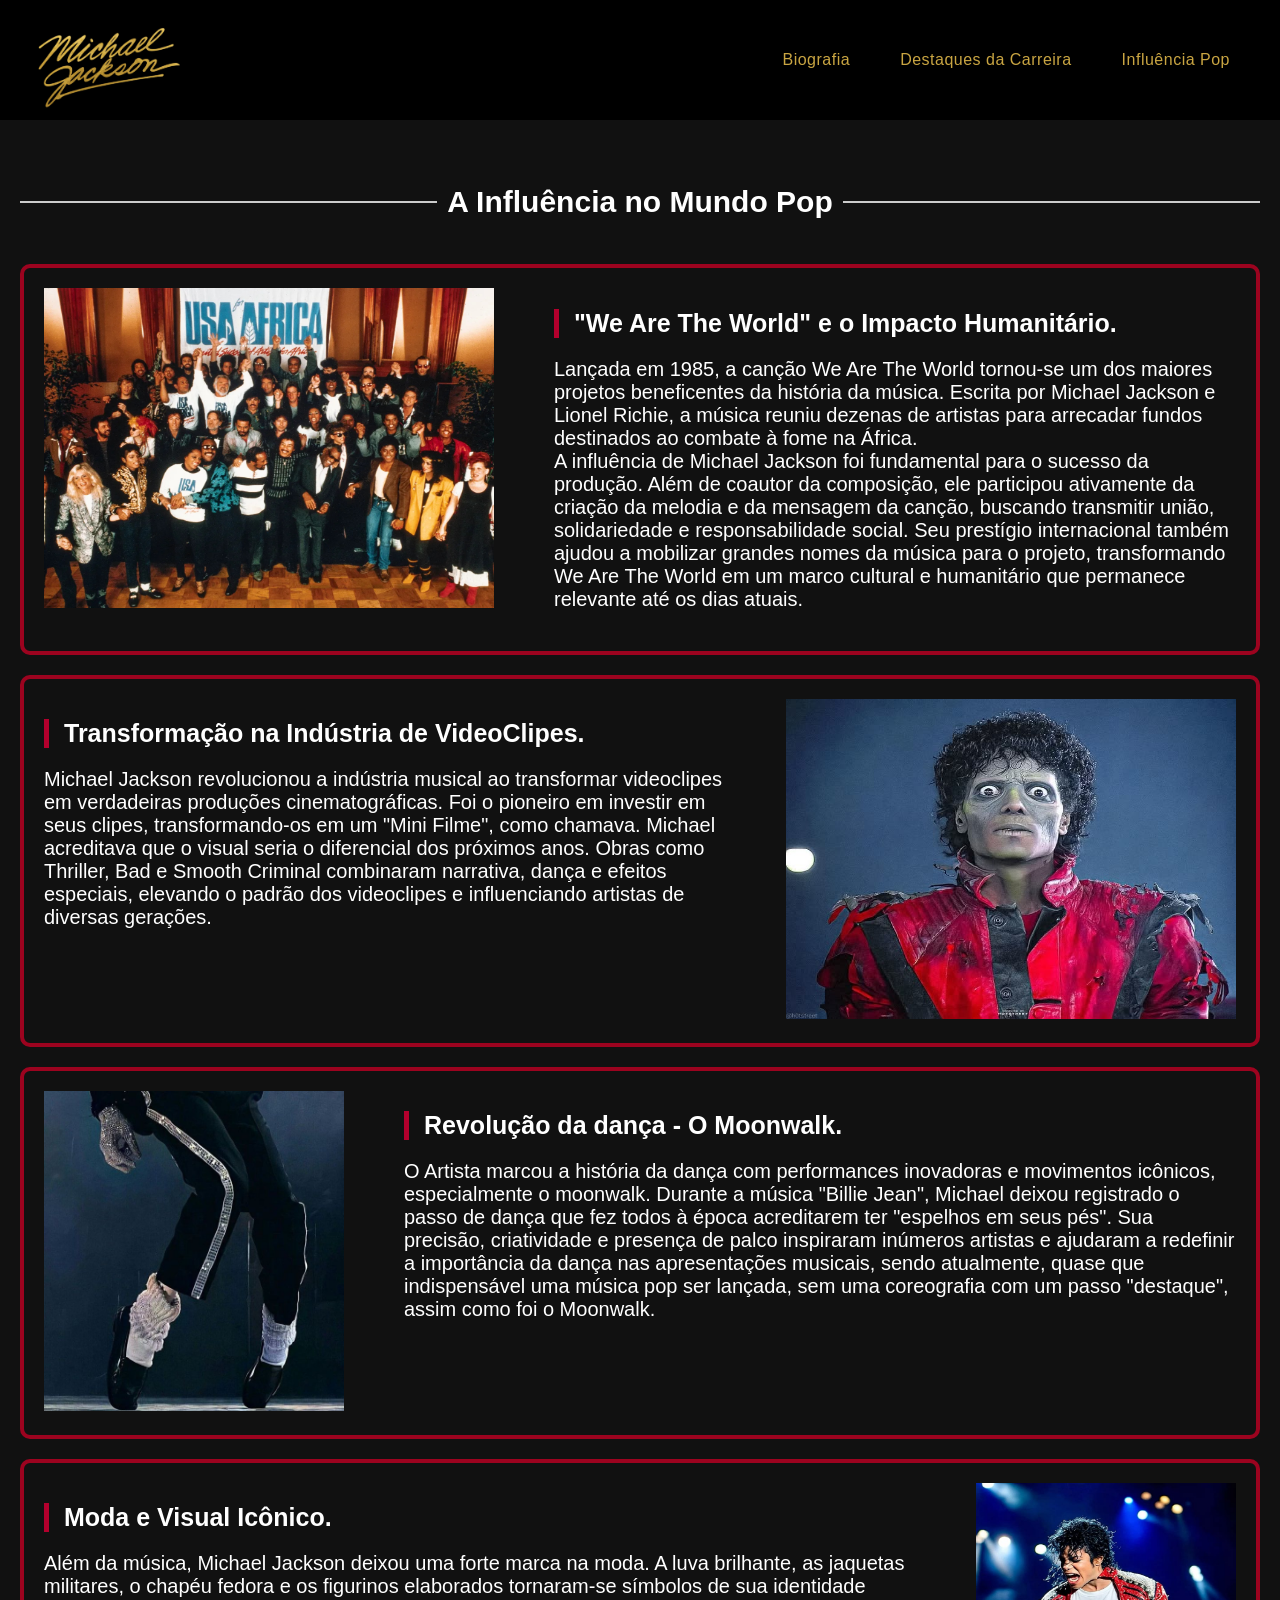
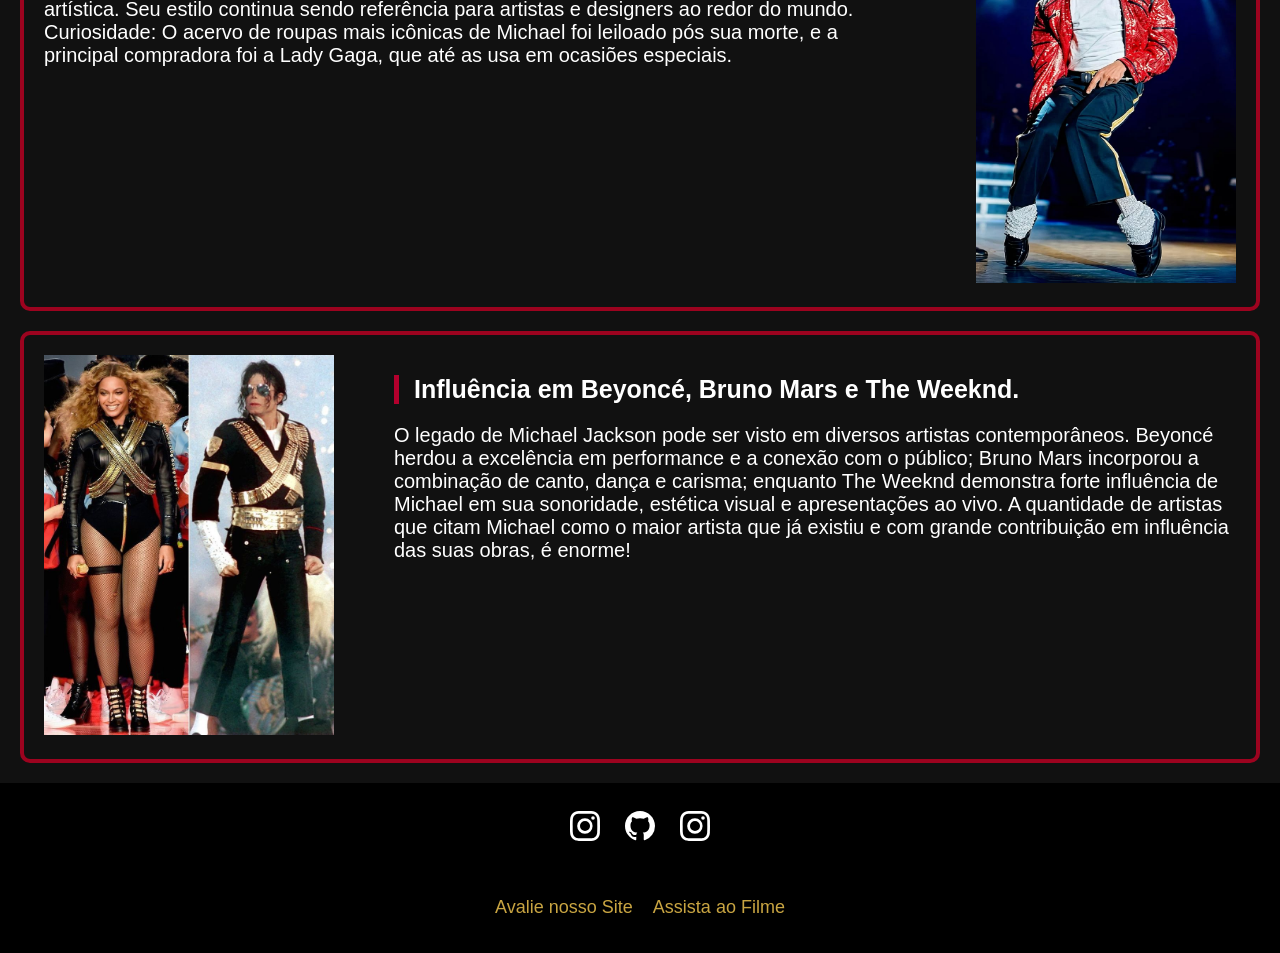
<file: pages/influencia/index.html>
<!DOCTYPE html>
<html lang="pt-BR">

<head>
    <meta charset="UTF-8">
    <meta name="viewport" content="width=device-width, initial-scale=1.0">
    <link rel="stylesheet" href="/pages/influencia/style.css">
    <link rel="shortcut icon" href="/img/favicon.ico" type="image/x-icon">
    <title>Influência Pop</title>
</head>

<body>

    <header>
        <!-- Logo da página -->
        <div class="logoHeader">
            <a href="/index.html">
                <img src="/img/mjLogo.png" alt="" width="150" height="auto">
            </a>
        </div>

        <div class="containerHeader">

            <button class="containerHamburger" id="hamburger" onclick="toggleMenu()" aria-label="Menu">
                <span></span><span></span><span></span>
            </button>

            <div class="overlay" id="overlay" onclick="toggleMenu()"></div>

            <nav class="nav-menu" id="navmenu">
                <ul>
                    <li><a href="/pages/biografia/index.html">Biografia</a></li>
                    <li><a href="/pages/destaques/index.html">Destaques da Carreira</a></li>
                    <li><a href="/pages/influencia/index.html">Influência Pop</a></li>
                </ul>
            </nav>

        </div>
    </header>

    <main>
        <div class="titleInfluency">
            <div class="containerTitleInfluency">
                <a class="line"></a>
                <h2>A Influência no Mundo Pop</h2>
                <a class="line"></a>
            </div>
        </div>

        <section class="contentInfluency">
            <div class="imgContentInfluency">
                <img src="/img/WeAreTheWorld.jpg" alt="" width="450px" height="320px">
            </div>

            <div>
                <h2>"We Are The World" e o Impacto Humanitário.</h2>

                <P>Lançada em 1985, a canção We Are The World tornou-se um dos maiores projetos beneficentes da história
                    da música. Escrita por Michael Jackson e Lionel Richie,
                    a música reuniu dezenas de artistas para arrecadar fundos destinados ao combate à fome na África.
                    <br />
                    A influência de Michael Jackson foi fundamental para o sucesso da produção. Além de coautor da
                    composição,
                    ele participou ativamente da criação da melodia e da mensagem da canção, buscando transmitir união,
                    solidariedade e responsabilidade social.
                    Seu prestígio internacional também ajudou a mobilizar grandes nomes da música para o projeto,
                    transformando We Are The World
                    em um marco cultural e humanitário que permanece relevante até os dias atuais.
                </P>
            </div>
        </section>

        <section class="contentInfluency">
            <div>
                <h2>Transformação na Indústria de VideoClipes.</h2>

                <P>Michael Jackson revolucionou a indústria musical ao transformar videoclipes em verdadeiras produções
                    cinematográficas. Foi o pioneiro
                    em investir em seus clipes, transformando-os em um "Mini Filme", como chamava. Michael acreditava
                    que o visual seria o diferencial dos próximos anos.
                    Obras como Thriller, Bad e Smooth Criminal combinaram narrativa, dança e efeitos especiais, elevando
                    o padrão dos videoclipes
                    e influenciando artistas de diversas gerações.
                </P>
            </div>

            <div class="imgContentInfluency">
                <img src="/img/ThrillerVideo.jpg" alt="" width="450px" height="320px">
            </div>
        </section>

        <section class="contentInfluency">
            <div class="imgContentInfluency">
                <img src="/img/Moonwalk.jpg" alt="" width="300px" height="320px">
            </div>

            <div>
                <h2>Revolução da dança - O Moonwalk.</h2>

                <P>O Artista marcou a história da dança com performances inovadoras e movimentos icônicos, especialmente
                    o moonwalk.
                    Durante a música "Billie Jean", Michael deixou registrado o passo de dança que fez todos à época
                    acreditarem ter "espelhos em seus pés".
                    Sua precisão, criatividade e presença de palco inspiraram inúmeros artistas e ajudaram a redefinir a
                    importância da dança
                    nas apresentações musicais, sendo atualmente, quase que indispensável uma música pop ser lançada,
                    sem uma coreografia com um passo "destaque",
                    assim como foi o Moonwalk.
                </P>
            </div>
        </section>

        <section class="contentInfluency">
            <div>
                <h2>Moda e Visual Icônico.</h2>

                <P>Além da música, Michael Jackson deixou uma forte marca na moda. A luva brilhante, as jaquetas
                    militares, o chapéu fedora e os
                    figurinos elaborados tornaram-se símbolos de sua identidade artística. Seu estilo continua sendo
                    referência para artistas e
                    designers ao redor do mundo. Curiosidade: O acervo de roupas mais icônicas de Michael foi leiloado
                    pós sua morte, e a principal
                    compradora foi a Lady Gaga, que até as usa em ocasiões especiais.
                </P>
            </div>

            <div class="imgContentInfluency">
                <img src="/img/Moda.jpg" alt="" width="260px" height="400px">
            </div>
        </section>

        <section class="contentInfluency">
            <div class="imgContentInfluency">
                <img src="/img/MichaelBeyoncé.jpg" alt="" width="290px" height="380px">
            </div>

            <div>
                <h2>Influência em Beyoncé, Bruno Mars e The Weeknd.</h2>

                <P>O legado de Michael Jackson pode ser visto em diversos artistas contemporâneos. Beyoncé herdou a
                    excelência em performance
                    e a conexão com o público; Bruno Mars incorporou a combinação de canto, dança e carisma; enquanto
                    The Weeknd demonstra forte
                    influência de Michael em sua sonoridade, estética visual e apresentações ao vivo. A quantidade de
                    artistas que citam Michael como o maior
                    artista que já existiu e com grande contribuição em influência das suas obras, é enorme!
                </P>
            </div>
        </section>


    </main>

    <footer class="footer">
        <div class="contentFooter">

            <div class="contentFooterptUp">

                <a href="https://instagram.com/liliane_perim" target="_blank">
                    <svg xmlns="http://www.w3.org/2000/svg" width="16" height="16" fill="currentColor"
                        class="bi bi-instagram" viewBox="0 0 16 16">
                        <path
                            d="M8 0C5.829 0 5.556.01 4.703.048 3.85.088 3.269.222 2.76.42a3.9 3.9 0 0 0-1.417.923A3.9 3.9 0 0 0 .42 2.76C.222 3.268.087 3.85.048 4.7.01 5.555 0 5.827 0 8.001c0 2.172.01 2.444.048 3.297.04.852.174 1.433.372 1.942.205.526.478.972.923 1.417.444.445.89.719 1.416.923.51.198 1.09.333 1.942.372C5.555 15.99 5.827 16 8 16s2.444-.01 3.298-.048c.851-.04 1.434-.174 1.943-.372a3.9 3.9 0 0 0 1.416-.923c.445-.445.718-.891.923-1.417.197-.509.332-1.09.372-1.942C15.99 10.445 16 10.173 16 8s-.01-2.445-.048-3.299c-.04-.851-.175-1.433-.372-1.941a3.9 3.9 0 0 0-.923-1.417A3.9 3.9 0 0 0 13.24.42c-.51-.198-1.092-.333-1.943-.372C10.443.01 10.172 0 7.998 0zm-.717 1.442h.718c2.136 0 2.389.007 3.232.046.78.035 1.204.166 1.486.275.373.145.64.319.92.599s.453.546.598.92c.11.281.24.705.275 1.485.039.843.047 1.096.047 3.231s-.008 2.389-.047 3.232c-.035.78-.166 1.203-.275 1.485a2.5 2.5 0 0 1-.599.919c-.28.28-.546.453-.92.598-.28.11-.704.24-1.485.276-.843.038-1.096.047-3.232.047s-2.39-.009-3.233-.047c-.78-.036-1.203-.166-1.485-.276a2.5 2.5 0 0 1-.92-.598 2.5 2.5 0 0 1-.6-.92c-.109-.281-.24-.705-.275-1.485-.038-.843-.046-1.096-.046-3.233s.008-2.388.046-3.231c.036-.78.166-1.204.276-1.486.145-.373.319-.64.599-.92s.546-.453.92-.598c.282-.11.705-.24 1.485-.276.738-.034 1.024-.044 2.515-.045zm4.988 1.328a.96.96 0 1 0 0 1.92.96.96 0 0 0 0-1.92m-4.27 1.122a4.109 4.109 0 1 0 0 8.217 4.109 4.109 0 0 0 0-8.217m0 1.441a2.667 2.667 0 1 1 0 5.334 2.667 2.667 0 0 1 0-5.334" />
                    </svg>
                </a>

                <a href="https://github.com/Murilolss/Projeto-FanPage-IDPW" target="_blank">
                    <svg xmlns="http://www.w3.org/2000/svg" width="16" height="16" fill="currentColor"
                        class="bi bi-github" viewBox="0 0 16 16">
                        <path
                            d="M8 0C3.58 0 0 3.58 0 8c0 3.54 2.29 6.53 5.47 7.59.4.07.55-.17.55-.38 0-.19-.01-.82-.01-1.49-2.01.37-2.53-.49-2.69-.94-.09-.23-.48-.94-.82-1.13-.28-.15-.68-.52-.01-.53.63-.01 1.08.58 1.23.82.72 1.21 1.87.87 2.33.66.07-.52.28-.87.51-1.07-1.78-.2-3.64-.89-3.64-3.95 0-.87.31-1.59.82-2.15-.08-.2-.36-1.02.08-2.12 0 0 .67-.21 2.2.82.64-.18 1.32-.27 2-.27s1.36.09 2 .27c1.53-1.04 2.2-.82 2.2-.82.44 1.1.16 1.92.08 2.12.51.56.82 1.27.82 2.15 0 3.07-1.87 3.75-3.65 3.95.29.25.54.73.54 1.48 0 1.07-.01 1.93-.01 2.2 0 .21.15.46.55.38A8.01 8.01 0 0 0 16 8c0-4.42-3.58-8-8-8" />
                    </svg>
                </a>
                <a href="https://instagram.com/murilolss__" target="_blank">
                    <svg xmlns="http://www.w3.org/2000/svg" width="16" height="16" fill="currentColor"
                        class="bi bi-instagram" viewBox="0 0 16 16">
                        <path
                            d="M8 0C5.829 0 5.556.01 4.703.048 3.85.088 3.269.222 2.76.42a3.9 3.9 0 0 0-1.417.923A3.9 3.9 0 0 0 .42 2.76C.222 3.268.087 3.85.048 4.7.01 5.555 0 5.827 0 8.001c0 2.172.01 2.444.048 3.297.04.852.174 1.433.372 1.942.205.526.478.972.923 1.417.444.445.89.719 1.416.923.51.198 1.09.333 1.942.372C5.555 15.99 5.827 16 8 16s2.444-.01 3.298-.048c.851-.04 1.434-.174 1.943-.372a3.9 3.9 0 0 0 1.416-.923c.445-.445.718-.891.923-1.417.197-.509.332-1.09.372-1.942C15.99 10.445 16 10.173 16 8s-.01-2.445-.048-3.299c-.04-.851-.175-1.433-.372-1.941a3.9 3.9 0 0 0-.923-1.417A3.9 3.9 0 0 0 13.24.42c-.51-.198-1.092-.333-1.943-.372C10.443.01 10.172 0 7.998 0zm-.717 1.442h.718c2.136 0 2.389.007 3.232.046.78.035 1.204.166 1.486.275.373.145.64.319.92.599s.453.546.598.92c.11.281.24.705.275 1.485.039.843.047 1.096.047 3.231s-.008 2.389-.047 3.232c-.035.78-.166 1.203-.275 1.485a2.5 2.5 0 0 1-.599.919c-.28.28-.546.453-.92.598-.28.11-.704.24-1.485.276-.843.038-1.096.047-3.232.047s-2.39-.009-3.233-.047c-.78-.036-1.203-.166-1.485-.276a2.5 2.5 0 0 1-.92-.598 2.5 2.5 0 0 1-.6-.92c-.109-.281-.24-.705-.275-1.485-.038-.843-.046-1.096-.046-3.233s.008-2.388.046-3.231c.036-.78.166-1.204.276-1.486.145-.373.319-.64.599-.92s.546-.453.92-.598c.282-.11.705-.24 1.485-.276.738-.034 1.024-.044 2.515-.045zm4.988 1.328a.96.96 0 1 0 0 1.92.96.96 0 0 0 0-1.92m-4.27 1.122a4.109 4.109 0 1 0 0 8.217 4.109 4.109 0 0 0 0-8.217m0 1.441a2.667 2.667 0 1 1 0 5.334 2.667 2.667 0 0 1 0-5.334" />
                    </svg>
                </a>

            </div>

            <div class="contentFooterptDown">
                <ul class="contentFooterptDown ul">
                    <li><a href="/pages/sobre/index.html">Avalie nosso Site</a></li>
                    <li><a href="/pages/assistaaofilme/index.html">Assista ao Filme</a></li>
                </ul>
            </div>
        </div>
    </footer>

    <script src="/script.js"></script>
</body>

</html>
</file>
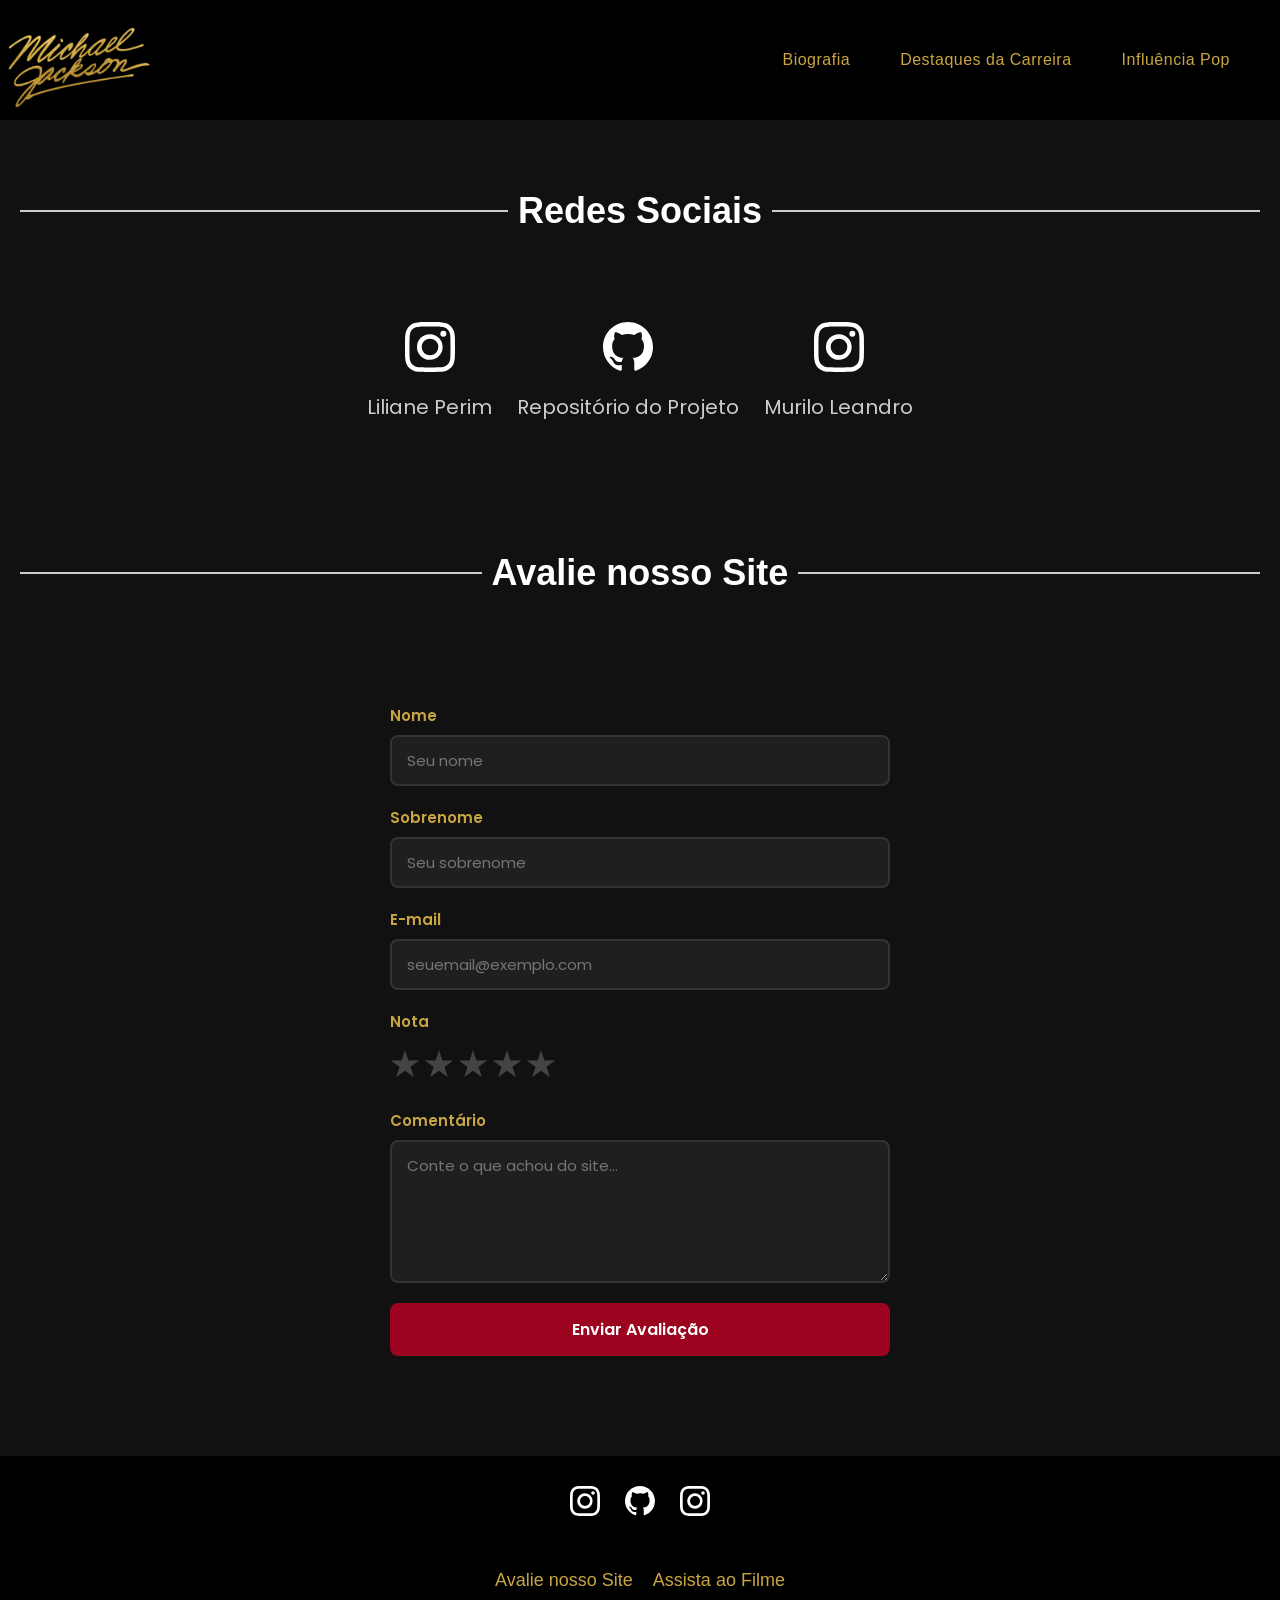
<file: pages/sobre/index.html>
<!DOCTYPE html>
<html lang="pt-BR">

<head>
    <meta charset="UTF-8">
    <meta name="viewport" content="width=device-width, initial-scale=1.0">
    <link rel="stylesheet" href="/pages/sobre/style.css">
    <link rel="shortcut icon" href="/img/favicon.ico" type="image/x-icon">
    <title>Avalie Nosso Site</title>
</head>

<body>

    <header>
        <!-- Logo da página -->
        <div class="logoHeader">
            <a href="/index.html">
                <img src="/img/mjLogo.png" alt="" width="150" height="auto">
            </a>
        </div>

        <div class="containerHeader">

            <button class="containerHamburger" id="hamburger" onclick="toggleMenu()" aria-label="Menu">
                <span></span><span></span><span></span>
            </button>

            <div class="overlay" id="overlay" onclick="toggleMenu()"></div>

            <nav class="nav-menu" id="navmenu">
                <ul>
                    <li><a href="/pages/biografia/index.html">Biografia</a></li>
                    <li><a href="/pages/destaques/index.html">Destaques da Carreira</a></li>
                    <li><a href="/pages/influencia/index.html">Influência Pop</a></li>
                </ul>
            </nav>

        </div>
    </header>

    <main>
        <div class="titleMain">
            <div class="containerTitleMain">
                <a class="line"></a>
                <h2>Redes Sociais</h2>
                <a class="line"></a>
            </div>
        </div>

        <section>
            <div class="contentContato">

                <div class="cardContato">
                    <a href="https://instagram.com/liliane_perim" target="_blank">
                        <svg xmlns="http://www.w3.org/2000/svg" width="16" height="16" fill="currentColor"
                            class="bi bi-instagram" viewBox="0 0 16 16">
                            <path
                                d="M8 0C5.829 0 5.556.01 4.703.048 3.85.088 3.269.222 2.76.42a3.9 3.9 0 0 0-1.417.923A3.9 3.9 0 0 0 .42 2.76C.222 3.268.087 3.85.048 4.7.01 5.555 0 5.827 0 8.001c0 2.172.01 2.444.048 3.297.04.852.174 1.433.372 1.942.205.526.478.972.923 1.417.444.445.89.719 1.416.923.51.198 1.09.333 1.942.372C5.555 15.99 5.827 16 8 16s2.444-.01 3.298-.048c.851-.04 1.434-.174 1.943-.372a3.9 3.9 0 0 0 1.416-.923c.445-.445.718-.891.923-1.417.197-.509.332-1.09.372-1.942C15.99 10.445 16 10.173 16 8s-.01-2.445-.048-3.299c-.04-.851-.175-1.433-.372-1.941a3.9 3.9 0 0 0-.923-1.417A3.9 3.9 0 0 0 13.24.42c-.51-.198-1.092-.333-1.943-.372C10.443.01 10.172 0 7.998 0zm-.717 1.442h.718c2.136 0 2.389.007 3.232.046.78.035 1.204.166 1.486.275.373.145.64.319.92.599s.453.546.598.92c.11.281.24.705.275 1.485.039.843.047 1.096.047 3.231s-.008 2.389-.047 3.232c-.035.78-.166 1.203-.275 1.485a2.5 2.5 0 0 1-.599.919c-.28.28-.546.453-.92.598-.28.11-.704.24-1.485.276-.843.038-1.096.047-3.232.047s-2.39-.009-3.233-.047c-.78-.036-1.203-.166-1.485-.276a2.5 2.5 0 0 1-.92-.598 2.5 2.5 0 0 1-.6-.92c-.109-.281-.24-.705-.275-1.485-.038-.843-.046-1.096-.046-3.233s.008-2.388.046-3.231c.036-.78.166-1.204.276-1.486.145-.373.319-.64.599-.92s.546-.453.92-.598c.282-.11.705-.24 1.485-.276.738-.034 1.024-.044 2.515-.045zm4.988 1.328a.96.96 0 1 0 0 1.92.96.96 0 0 0 0-1.92m-4.27 1.122a4.109 4.109 0 1 0 0 8.217 4.109 4.109 0 0 0 0-8.217m0 1.441a2.667 2.667 0 1 1 0 5.334 2.667 2.667 0 0 1 0-5.334" />
                        </svg>
                        <p>Liliane Perim</p>
                    </a>
                </div>

                <div class="cardContato">
                    <a href="https://github.com/Murilolss/Projeto-FanPage-IDPW" target="_blank">
                        <svg xmlns="http://www.w3.org/2000/svg" width="16" height="16" fill="currentColor"
                            class="bi bi-github" viewBox="0 0 16 16">
                            <path
                                d="M8 0C3.58 0 0 3.58 0 8c0 3.54 2.29 6.53 5.47 7.59.4.07.55-.17.55-.38 0-.19-.01-.82-.01-1.49-2.01.37-2.53-.49-2.69-.94-.09-.23-.48-.94-.82-1.13-.28-.15-.68-.52-.01-.53.63-.01 1.08.58 1.23.82.72 1.21 1.87.87 2.33.66.07-.52.28-.87.51-1.07-1.78-.2-3.64-.89-3.64-3.95 0-.87.31-1.59.82-2.15-.08-.2-.36-1.02.08-2.12 0 0 .67-.21 2.2.82.64-.18 1.32-.27 2-.27s1.36.09 2 .27c1.53-1.04 2.2-.82 2.2-.82.44 1.1.16 1.92.08 2.12.51.56.82 1.27.82 2.15 0 3.07-1.87 3.75-3.65 3.95.29.25.54.73.54 1.48 0 1.07-.01 1.93-.01 2.2 0 .21.15.46.55.38A8.01 8.01 0 0 0 16 8c0-4.42-3.58-8-8-8" />
                        </svg>

                        <p>Repositório do Projeto</p>
                    </a>
                </div>

                <div class="cardContato">
                    <a href="https://instagram.com/murilolss__" target="_blank">
                        <svg xmlns="http://www.w3.org/2000/svg" width="16" height="16" fill="currentColor"
                            class="bi bi-instagram" viewBox="0 0 16 16">
                            <path
                                d="M8 0C5.829 0 5.556.01 4.703.048 3.85.088 3.269.222 2.76.42a3.9 3.9 0 0 0-1.417.923A3.9 3.9 0 0 0 .42 2.76C.222 3.268.087 3.85.048 4.7.01 5.555 0 5.827 0 8.001c0 2.172.01 2.444.048 3.297.04.852.174 1.433.372 1.942.205.526.478.972.923 1.417.444.445.89.719 1.416.923.51.198 1.09.333 1.942.372C5.555 15.99 5.827 16 8 16s2.444-.01 3.298-.048c.851-.04 1.434-.174 1.943-.372a3.9 3.9 0 0 0 1.416-.923c.445-.445.718-.891.923-1.417.197-.509.332-1.09.372-1.942C15.99 10.445 16 10.173 16 8s-.01-2.445-.048-3.299c-.04-.851-.175-1.433-.372-1.941a3.9 3.9 0 0 0-.923-1.417A3.9 3.9 0 0 0 13.24.42c-.51-.198-1.092-.333-1.943-.372C10.443.01 10.172 0 7.998 0zm-.717 1.442h.718c2.136 0 2.389.007 3.232.046.78.035 1.204.166 1.486.275.373.145.64.319.92.599s.453.546.598.92c.11.281.24.705.275 1.485.039.843.047 1.096.047 3.231s-.008 2.389-.047 3.232c-.035.78-.166 1.203-.275 1.485a2.5 2.5 0 0 1-.599.919c-.28.28-.546.453-.92.598-.28.11-.704.24-1.485.276-.843.038-1.096.047-3.232.047s-2.39-.009-3.233-.047c-.78-.036-1.203-.166-1.485-.276a2.5 2.5 0 0 1-.92-.598 2.5 2.5 0 0 1-.6-.92c-.109-.281-.24-.705-.275-1.485-.038-.843-.046-1.096-.046-3.233s.008-2.388.046-3.231c.036-.78.166-1.204.276-1.486.145-.373.319-.64.599-.92s.546-.453.92-.598c.282-.11.705-.24 1.485-.276.738-.034 1.024-.044 2.515-.045zm4.988 1.328a.96.96 0 1 0 0 1.92.96.96 0 0 0 0-1.92m-4.27 1.122a4.109 4.109 0 1 0 0 8.217 4.109 4.109 0 0 0 0-8.217m0 1.441a2.667 2.667 0 1 1 0 5.334 2.667 2.667 0 0 1 0-5.334" />
                        </svg>
                        <p>Murilo Leandro</p>
                    </a>
                </div>

            </div>
        </section>

        <div class="titleMain">
            <div class="containerTitleMain">
                <a class="line"></a>
                <h2>Avalie nosso Site</h2>
                <a class="line"></a>
            </div>
        </div>

        <section class="contentMain">
            <form class="formAvaliacao" id="formAvaliacao">

                <div class="formGroup">
                    <label for="nome">Nome</label>
                    <input type="text" id="nome" name="nome" placeholder="Seu nome" required>
                </div>

                <div class="formGroup">
                    <label for="nome">Sobrenome</label>
                    <input type="text" id="nome" name="nome" placeholder="Seu sobrenome" required>
                </div>

                <div class="formGroup">
                    <label for="email">E-mail</label>
                    <input type="email" id="email" name="email" placeholder="seuemail@exemplo.com" required>
                </div>

                <div class="formGroup">
                    <label>Nota</label>
                    <div class="estrelas">
                        <input type="radio" id="nota5" name="nota" value="5" required>
                        <label for="nota5">★</label>
                        <input type="radio" id="nota4" name="nota" value="4">
                        <label for="nota4">★</label>
                        <input type="radio" id="nota3" name="nota" value="3">
                        <label for="nota3">★</label>
                        <input type="radio" id="nota2" name="nota" value="2">
                        <label for="nota2">★</label>
                        <input type="radio" id="nota1" name="nota" value="1">
                        <label for="nota1">★</label>
                    </div>
                </div>

                <div class="formGroup">
                    <label for="comentario">Comentário</label>
                    <textarea id="comentario" name="comentario" rows="5" placeholder="Conte o que achou do site..."
                        required></textarea>
                </div>

                <button type="submit" class="btnEnviar">Enviar Avaliação</button>

                <p class="formFeedback" id="formFeedback"></p>

            </form>
        </section>

    </main>


    <footer class="footer">
        <div class="contentFooter">

            <div class="contentFooterptUp">
                <a href="https://instagram.com/liliane_perim" target="_blank">
                    <svg xmlns="http://www.w3.org/2000/svg" width="16" height="16" fill="currentColor"
                        class="bi bi-instagram" viewBox="0 0 16 16">
                        <path
                            d="M8 0C5.829 0 5.556.01 4.703.048 3.85.088 3.269.222 2.76.42a3.9 3.9 0 0 0-1.417.923A3.9 3.9 0 0 0 .42 2.76C.222 3.268.087 3.85.048 4.7.01 5.555 0 5.827 0 8.001c0 2.172.01 2.444.048 3.297.04.852.174 1.433.372 1.942.205.526.478.972.923 1.417.444.445.89.719 1.416.923.51.198 1.09.333 1.942.372C5.555 15.99 5.827 16 8 16s2.444-.01 3.298-.048c.851-.04 1.434-.174 1.943-.372a3.9 3.9 0 0 0 1.416-.923c.445-.445.718-.891.923-1.417.197-.509.332-1.09.372-1.942C15.99 10.445 16 10.173 16 8s-.01-2.445-.048-3.299c-.04-.851-.175-1.433-.372-1.941a3.9 3.9 0 0 0-.923-1.417A3.9 3.9 0 0 0 13.24.42c-.51-.198-1.092-.333-1.943-.372C10.443.01 10.172 0 7.998 0zm-.717 1.442h.718c2.136 0 2.389.007 3.232.046.78.035 1.204.166 1.486.275.373.145.64.319.92.599s.453.546.598.92c.11.281.24.705.275 1.485.039.843.047 1.096.047 3.231s-.008 2.389-.047 3.232c-.035.78-.166 1.203-.275 1.485a2.5 2.5 0 0 1-.599.919c-.28.28-.546.453-.92.598-.28.11-.704.24-1.485.276-.843.038-1.096.047-3.232.047s-2.39-.009-3.233-.047c-.78-.036-1.203-.166-1.485-.276a2.5 2.5 0 0 1-.92-.598 2.5 2.5 0 0 1-.6-.92c-.109-.281-.24-.705-.275-1.485-.038-.843-.046-1.096-.046-3.233s.008-2.388.046-3.231c.036-.78.166-1.204.276-1.486.145-.373.319-.64.599-.92s.546-.453.92-.598c.282-.11.705-.24 1.485-.276.738-.034 1.024-.044 2.515-.045zm4.988 1.328a.96.96 0 1 0 0 1.92.96.96 0 0 0 0-1.92m-4.27 1.122a4.109 4.109 0 1 0 0 8.217 4.109 4.109 0 0 0 0-8.217m0 1.441a2.667 2.667 0 1 1 0 5.334 2.667 2.667 0 0 1 0-5.334" />
                    </svg>
                </a>

                <a href="https://github.com/Murilolss/Projeto-FanPage-IDPW" target="_blank">
                    <svg xmlns="http://www.w3.org/2000/svg" width="16" height="16" fill="currentColor"
                        class="bi bi-github" viewBox="0 0 16 16">
                        <path
                            d="M8 0C3.58 0 0 3.58 0 8c0 3.54 2.29 6.53 5.47 7.59.4.07.55-.17.55-.38 0-.19-.01-.82-.01-1.49-2.01.37-2.53-.49-2.69-.94-.09-.23-.48-.94-.82-1.13-.28-.15-.68-.52-.01-.53.63-.01 1.08.58 1.23.82.72 1.21 1.87.87 2.33.66.07-.52.28-.87.51-1.07-1.78-.2-3.64-.89-3.64-3.95 0-.87.31-1.59.82-2.15-.08-.2-.36-1.02.08-2.12 0 0 .67-.21 2.2.82.64-.18 1.32-.27 2-.27s1.36.09 2 .27c1.53-1.04 2.2-.82 2.2-.82.44 1.1.16 1.92.08 2.12.51.56.82 1.27.82 2.15 0 3.07-1.87 3.75-3.65 3.95.29.25.54.73.54 1.48 0 1.07-.01 1.93-.01 2.2 0 .21.15.46.55.38A8.01 8.01 0 0 0 16 8c0-4.42-3.58-8-8-8" />
                    </svg>
                </a>
                <a href="https://instagram.com/murilolss__" target="_blank">
                    <svg xmlns="http://www.w3.org/2000/svg" width="16" height="16" fill="currentColor"
                        class="bi bi-instagram" viewBox="0 0 16 16">
                        <path
                            d="M8 0C5.829 0 5.556.01 4.703.048 3.85.088 3.269.222 2.76.42a3.9 3.9 0 0 0-1.417.923A3.9 3.9 0 0 0 .42 2.76C.222 3.268.087 3.85.048 4.7.01 5.555 0 5.827 0 8.001c0 2.172.01 2.444.048 3.297.04.852.174 1.433.372 1.942.205.526.478.972.923 1.417.444.445.89.719 1.416.923.51.198 1.09.333 1.942.372C5.555 15.99 5.827 16 8 16s2.444-.01 3.298-.048c.851-.04 1.434-.174 1.943-.372a3.9 3.9 0 0 0 1.416-.923c.445-.445.718-.891.923-1.417.197-.509.332-1.09.372-1.942C15.99 10.445 16 10.173 16 8s-.01-2.445-.048-3.299c-.04-.851-.175-1.433-.372-1.941a3.9 3.9 0 0 0-.923-1.417A3.9 3.9 0 0 0 13.24.42c-.51-.198-1.092-.333-1.943-.372C10.443.01 10.172 0 7.998 0zm-.717 1.442h.718c2.136 0 2.389.007 3.232.046.78.035 1.204.166 1.486.275.373.145.64.319.92.599s.453.546.598.92c.11.281.24.705.275 1.485.039.843.047 1.096.047 3.231s-.008 2.389-.047 3.232c-.035.78-.166 1.203-.275 1.485a2.5 2.5 0 0 1-.599.919c-.28.28-.546.453-.92.598-.28.11-.704.24-1.485.276-.843.038-1.096.047-3.232.047s-2.39-.009-3.233-.047c-.78-.036-1.203-.166-1.485-.276a2.5 2.5 0 0 1-.92-.598 2.5 2.5 0 0 1-.6-.92c-.109-.281-.24-.705-.275-1.485-.038-.843-.046-1.096-.046-3.233s.008-2.388.046-3.231c.036-.78.166-1.204.276-1.486.145-.373.319-.64.599-.92s.546-.453.92-.598c.282-.11.705-.24 1.485-.276.738-.034 1.024-.044 2.515-.045zm4.988 1.328a.96.96 0 1 0 0 1.92.96.96 0 0 0 0-1.92m-4.27 1.122a4.109 4.109 0 1 0 0 8.217 4.109 4.109 0 0 0 0-8.217m0 1.441a2.667 2.667 0 1 1 0 5.334 2.667 2.667 0 0 1 0-5.334" />
                    </svg>
                </a>

            </div>

            <div class="contentFooterptDown">
                <ul class="contentFooterptDown ul">
                    <li><a href="/pages/sobre/index.html">Avalie nosso Site</a></li>
                    <li><a href="/pages/assistaaofilme/index.html">Assista ao Filme</a></li>
                </ul>
            </div>
        </div>
    </footer>

    <script src="/script.js"></script>
</body>

</html>
</file>
<file: index.css>
@import url("https://fonts.googleapis.com/css2?family=Poppins:wght@300;400;500;600;700&display=swap");

/* Paleta de Cores Geral:
Preto: ##000000 
Branco: #FFFFFF
Dourado Claro: #CVA542
Dourado Escuro: #BD9637
Vermelho: #9C031F

Fonte Bebas Neue - Titulos Mais Impactantes 
.bebas-neue-regular {
  font-family: "Bebas Neue", sans-serif;
  font-weight: 400;
  font-style: normal;
}

Fonte Poppins - Subtítulos e textos menores 
.poppins-regular {
  font-family: "Poppins", sans-serif;
  font-weight: 400;
  font-style: normal;
}
*/

body {
    background: #111;
    height: 100%;
    margin: 0;
    display: flex;
    flex-direction: column;
}

header {
    height: 120px;
    background-color: #000;
    padding: 0 30px;
    display: flex;
    justify-content: space-between;
    align-items: center;
    position: relative;
    z-index: 100;
}

.logoHeader {
    width: 90px;
    height: 90px;
    transition: 0.3s;
}

.logoHeader:hover {
    cursor: pointer;
    transform: translateX(10px);
}

.containerHeader {
    display: flex;
    flex-flow: column nowrap;
    align-items: flex-end;
}

.nav-menu {
    position: fixed;
    top: 120px;
    right: 0;
    width: 200px;
    background: #0a0a0a;
    transform: translateX(100%);
    transition: 0.35s cubic-bezier(.4, 0, .2, 1);
    z-index: 99;
}

.nav-menu ul {
    list-style: none;
    margin: 0;
    padding: 16px 0;
}

.nav-menu li {
    border-bottom: 1px solid #1a1a1a;
}

.nav-menu li:last-child {
    border: none;
}

.nav-menu.open {
    transform: translateX(0);
}

.nav-menu a {
    display: flex;
    align-items: center;
    padding: 14px 20px;
    color: #C9A542;
    text-decoration: none;
    font-family: "Bebas Neue", sans-serif;
    font-size: 16px;
    letter-spacing: 0.5px;
    transition: 0.2s;
}

.nav-menu a:hover {
    background: #111;
    padding-left: 28px;
    color: #fff;
}

.containerHamburger {
    background: none;
    border: none;
    cursor: pointer;
    display: flex;
    flex-direction: column;
    gap: 5px;
    padding: 4px;
}

.containerHamburger span {
    display: block;
    width: 24px;
    height: 2px;
    background: #C9A542;
    border-radius: 2px;
    transition: 0.3s;
}

.containerHamburger.open span:nth-child(1) {
    transform: translateY(7px) rotate(45deg);
}

.containerHamburger.open span:nth-child(2) {
    opacity: 0;
}

.containerHamburger.open span:nth-child(3) {
    transform: translateY(-7px) rotate(-45deg);
}

.overlay {
    position: fixed;
    top: 0px;
    left: 0;
    width: 100%;
    height: 0;
    background: rgba(0, 0, 0, 0.7);
    transition: 0.3s;
    overflow: hidden;
    z-index: 98;
}

.overlay.open {
    height: 100vh;
}

main {
    width: 100%;
    box-sizing: border-box;
    min-height: 300px;
    padding: 20px;
    display: flex;
    flex-direction: column;
    gap: 60px;
    border-radius: 10px;
    transition: 0.3s;
}

p {
    font-family: "Poppins", sans-serif;
    font-size: 20px;
    color: #ccc;
}

h3 {
    color: white;
}

.titleMain {
    width: 100%;
    margin-top: 20px;
    font-family: "Bebas Neue", sans-serif;
}

.containerTitleMain {
    display: flex;
    flex-direction: row;
    justify-content: center;
    align-items: center;
    gap: 10px;
    color: white;
}

.line {
    flex: 1;
    height: 2px;
    background-color: rgb(204, 204, 204);
}

.contentMain {
    min-height: 300px;
    padding: 20px;
    border: 4px solid #9C031F;
    display: flex;
    flex-direction: row;
    align-items: center;
    gap: 60px;
    border-radius: 10px;
    transition: 0.3s;
}

.contentMainAvaliacao {
    min-height: 300px;
    padding: 20px;
    border: 4px solid #9C031F;
    display: flex;
    flex-direction: row;
    align-items: center;
    gap: 60px;
    border-radius: 10px;
    transition: 0.3s;
}

.contentMain:hover {
    transform: translateX(10px);
    box-shadow: 0 0 15px #9C031F;
}

.imgContentMain {
    width: 350px;
    height: 100%;
}

.avalicao {
    list-style: none;
    padding: 0;
    flex: 1;
}

.avalicao li {
    background-color: #1f1f1f;
    color: white;
    padding: 15px 20px;
    margin-bottom: 15px;
    border-left: 5px solid #f5c518;
    border-radius: 8px;
    font-size: 18px;
    transition: transform 0.3s ease;
    font-family: "Poppins", sans-serif;
}

.avalicao li:hover {
    transform: translateX(10px);
}

.avalicao strong {
    display: block;
    font-size: 20px;
    margin-bottom: 5px;
    color: #f5c518;
}

.containerDisc {
    display: flex;
    gap: 40px;
    justify-content: center;
}

.cardDisc {
    display: flex;
    flex-direction: column;
    align-items: center;
}

.disc {
    width: 120px;
    height: 120px;
    border-radius: 50%;
    background: radial-gradient(circle, #222 30%, #000 70%);
    animation: spin 8s linear infinite;
    display: flex;
    align-items: center;
    justify-content: center;
    color: white;
    cursor: pointer;
    transition: transform 0.3s;
    background-image: url("/img/thrillerDisc.jpg");
}

.disc:hover {
    transform: scale(1.15);
}

.contentAlbum {
    text-align: center;
}

.footer {
    width: auto;
    height: 150px;
    display: flex;
    justify-content: center;
    align-items: center;
    padding: 10px;
    background: black;
}

.contentFooter {
    width: 280px;
    height: 130px;
    display: flex;
    flex-direction: column;
    justify-content: space-between;
}

.contentFooterptUp {
    width: auto;
    height: 50px;
    display: flex;
    flex-direction: row;
    align-items: center;
    justify-content: center;
    gap: 25px;
}

svg {
    width: 30px;
    height: 30px;
    color: white;
}

svg:hover {
    cursor: pointer;
    transform: translateY(-3px);
}

.contentFooterptDown {
    text-align: center;
    width: auto;
    height: auto;
    display: flex;
    justify-content: center;
    align-items: center;
}

.contentFooterptDown ul {
    width: auto;
    display: flex;
    list-style: none;
    padding: 7px;
    margin: 0;
    gap: 20px;
}

.contentFooterptDown li {
    margin-bottom: 8px;
    text-decoration: none;
    white-space: nowrap;
}

.contentFooterptDown a {
    font-family: "Bebas Neue", sans-serif;
    font-size: 18px;
    color: #C9A542;
    text-decoration: none;
    transition: 0.3s;
    display: inline-block;
}

.contentFooterptDown a:hover {
    cursor: pointer;
    transform: translateX(3px);
}


@media screen and (min-width: 768px) {
    .containerHamburger {
        display: none;
    }

    .overlay {
        display: none;
    }

    .nav-menu {
        position: static;
        transform: none;
        background: none;
        border: none;
        width: auto;
    }

    .nav-menu ul {
        display: flex;
        gap: 10px;
        padding: 0;
    }

    .nav-menu li {
        border: none;
    }
}

@media screen and (max-width: 767px) {
    .contentMain {
        flex-direction: column;
        align-items: center;
        gap: 20px;
        min-height: auto;
    }

    .contentMainAvaliacao {
        flex-direction: column-reverse;
        align-items: center;
        gap: 20px;
        min-height: auto;
    }

    .imgContentMain {
        width: 100%;
    }

    .imgContentMain img {
        width: 100%;
        height: auto;
    }

    p {
        font-size: 16px;
        text-align: justify;
    }

    .disc {
        width: 80px;
        height: 80px;
        background-image: url("/img/thrillerDisc2.jpg");
    }

    .cardDisc {
        align-items: center;
        justify-content: center;
    }
}

@keyframes spin {
    from {
        transform: rotate(0deg);
    }

    to {
        transform: rotate(360deg);
    }
}
</file>
<file: pages/assistaaofilme/style.css>
*{
    margin: 0;
    padding: 0;
     font-family: "Bebas Neue", sans-serif;
    font-size: 24px;
    color:#d6d6d6;}

body {
    height: 100%;
    color: white;
    margin: 0;
    display: flex;
    flex-direction: column;
    background: #111;
}

header {
    height: 120px;
    background-color: #000;
    padding: 0 30px;
    display: flex;
    justify-content: space-between;
    align-items: center;
    position: relative;
    z-index: 100;
}

.logoHeader {
    width: 90px;
    height: 90px;
    transition: 0.3s;
}

.logoHeader:hover {
    cursor: pointer;
    transform: translateX(10px);
}

.containerHeader {
    display: flex;
    flex-flow: column nowrap;
    align-items: flex-end;
}

.nav-menu {
    position: fixed;
    top: 120px;
    right: 0;
    width: 200px;
    background: #0a0a0a;
    transform: translateX(100%);
    transition: 0.35s cubic-bezier(.4, 0, .2, 1);
    z-index: 99;
}

.nav-menu ul {
    list-style: none;
    margin: 0;
    padding: 16px 0;
}

.nav-menu li {
    border-bottom: 1px solid #1a1a1a;
}

.nav-menu li:last-child {
    border: none;
}

.nav-menu.open {
    transform: translateX(0);
}

.nav-menu a {
    display: flex;
    align-items: center;
    padding: 14px 20px;
    color: #C9A542;
    text-decoration: none;
    font-family: "Bebas Neue", sans-serif;
    font-size: 16px;
    letter-spacing: 0.5px;
    transition: 0.2s;
}

.nav-menu a:hover {
    background: #111;
    padding-left: 28px;
    color: #fff;
}

.containerHamburger {
    background: none;
    border: none;
    cursor: pointer;
    display: flex;
    flex-direction: column;
    gap: 5px;
    padding: 4px;
}

.containerHamburger span {
    display: block;
    width: 24px;
    height: 2px;
    background: #C9A542;
    border-radius: 2px;
    transition: 0.3s;
}

.containerHamburger.open span:nth-child(1) {
    transform: translateY(7px) rotate(45deg);
}

.containerHamburger.open span:nth-child(2) {
    opacity: 0;
}

.containerHamburger.open span:nth-child(3) {
    transform: translateY(-7px) rotate(-45deg);
}

.overlay {
    position: fixed;
    top: 0px;
    left: 0;
    width: 100%;
    height: 0;
    background: rgba(0, 0, 0, 0.7);
    transition: 0.3s;
    overflow: hidden;
    z-index: 98;
}

.overlay.open {
    height: 100vh;
}


.container{
    width: 100%;
    max-width: 1200px;
    margin: 0 auto;
    padding: 20px;
}
.titleMain{
    width: 100%;
    margin: 30px 0 50px 0;
}

.containerTitleMain{
    display: flex;
    align-items: center;
    justify-content: center;
    gap: 15px;
}

.line{
    flex: 1;
    height: 2px;
    background-color: #d6d6d6;
}


.h1{
    text-align: center;
    margin: 0;
    white-space: nowrap;
}

.descricao{
    text-align: center;
    margin-bottom: 40px;
    color: #ccc;
    line-height: 1.6;
}

.card{
    background: #111;
    border: 1px solid #2e2e2e;
    border-radius: 10px;
    padding: 30px;
    margin-bottom: 30px;
}

.card h2{
    color: #d4af37;
    margin-bottom: 25px;
}

.card ul{
    list-style: none;
}

.card ul li{
    margin-bottom: 18px;
}

.card a{
    text-decoration: none;
    color: white;
    font-size: 18px;
    transition: .3s;
}

.card a:hover{
    color: #9C031F;
    padding-left: 10px;
}

.streaming-info{
    color: #ccc;
    line-height: 1.6;
}

.btn-streaming{
    display: inline-block;
    margin-top: 20px;
    padding: 12px 25px;
    background: #9C031F;
    color: #ccc;
    border-radius: 8px;
    font-family: "Poppins", sans-serif;
    font-size: 16px;
    font-weight: 600;
    cursor: pointer;
    transition: 0.3s;
}

.btn-streaming:hover{
    background-color: #C9A542;
    color: #000 !important;
    transform: translateY(-3px);
}

.footer {
    width: auto;
    height: 150px;
    display: flex;
    justify-content: center;
    align-items: center;
    padding: 10px;
    background: black;
}

.contentFooter{
    width: 280px;
    height: 130px;
    display: flex;
    flex-direction: column;
    justify-content: space-between;
}

.contentFooterptUp {
    width: auto;
    height: 50px;
    display: flex;
    flex-direction: row;
    align-items: center;
    justify-content:center;
    gap: 25px;
}
svg{
    width: 30px;
    height: 30px;
    color: white;
}

svg:hover{
    cursor: pointer;
    transform: translateY(-3px);
}

.contentFooterptDown {
    text-align: center;
    width: auto;
    height: auto;
    display: flex;
    justify-content: center;  
    align-items: center; 
}

.contentFooterptDown ul{
    width: auto;
    display: flex;
    list-style: none;
    padding: 7px;
    margin: 0;
    gap: 20px;  
}

.contentFooterptDown li{
    margin-bottom: 8px;
    text-decoration: none;
    white-space: nowrap;
 
}

.contentFooterptDown a {
    font-family: "Bebas Neue", sans-serif;
    font-size: 18px;
    color: #C9A542;
    text-decoration: none;
    transition: 0.3s;
    display: inline-block;
}

.contentFooterptDown a:hover {
    cursor: pointer;
    transform: translateX(3px);
}

@media screen and (min-width: 768px) {
    .containerHamburger {
        display: none;
    }

    .overlay {
        display: none;
    }

    .nav-menu {
        position: static;
        transform: none;
        background: none;
        border: none;
        width: auto;
    }

    .nav-menu ul {
        display: flex;
        gap: 10px;
        padding: 0;
    }

    .nav-menu li {
        border: none;
    }
}

@media screen and (max-width: 767px) {
   * {
        font-size: 16px;
    }

    .container {
        padding: 15px;
        box-sizing: border-box;
    }

    .containerTitleMain h1 {
        font-size: 22px;
        white-space: normal;
        text-align: center;
    }

    .card {
        padding: 20px;
    }

    .card h2 {
        font-size: 18px;
    }

    .card a {
        font-size: 15px;
    }

    .descricao p {
        font-size: 15px;
        text-align: center;
    }

    .btn-streaming {
        font-size: 14px;
        padding: 10px 18px;
    }

    .streaming-info {
        font-size: 15px;
    }
}
</file>
<file: pages/sobre/style.css>
@import url("https://fonts.googleapis.com/css2?family=Poppins:wght@300;400;500;600;700&display=swap");

/* Paleta de Cores Geral:
Preto: ##000000 
Branco: #FFFFFF
Dourado Claro: #CVA542
Dourado Escuro: #BD9637
Vermelho: #9C031F

Fonte Bebas Neue - Titulos Mais Impactantes 
.bebas-neue-regular {
  font-family: "Bebas Neue", sans-serif;
  font-weight: 400;
  font-style: normal;
}

Fonte Poppins - Subtítulos e textos menores 
.poppins-regular {
  font-family: "Poppins", sans-serif;
  font-weight: 400;
  font-style: normal;
}
*/

body {
    background: #111;
    height: 100%;
    margin: 0;
    display: flex;
    flex-direction: column;
}

header {
    height: 120px;
    background-color: #000;
    padding: 0 30px;
    display: flex;
    justify-content: space-between;
    align-items: center;
    position: relative;
    z-index: 100;
}

.logoHeader {
    width: 90px;
    height: 90px;
    transition: 0.3s;
}

.logoHeader:hover {
    cursor: pointer;
    transform: translateX(10px);
}

.containerHeader {
    display: flex;
    flex-flow: column nowrap;
    align-items: flex-end;
}

.nav-menu {
    position: fixed;
    top: 120px;
    right: 0;
    width: 200px;
    background: #0a0a0a;
    transform: translateX(100%);
    transition: 0.35s cubic-bezier(.4, 0, .2, 1);
    z-index: 99;
}

.nav-menu ul {
    list-style: none;
    margin: 0;
    padding: 16px 0;
}

.nav-menu li {
    border-bottom: 1px solid #1a1a1a;
}

.nav-menu li:last-child {
    border: none;
}

.nav-menu.open {
    transform: translateX(0);
}

.nav-menu a{
    display: flex;
    align-items: start;
    padding: 14px 20px;
    color: #C9A542;
    text-decoration: none;
    font-family: "Bebas Neue", sans-serif;
    font-size: 16px;
    letter-spacing: 0.5px;
    transition: 0.2s;
}

.nav-menu a:hover {
    background: #111;
    padding-left: 28px;
    color: #fff;
}

.containerHamburger {
    background: none;
    border: none;
    cursor: pointer;
    display: flex;
    flex-direction: column;
    gap: 5px;
    padding: 4px;
}

.containerHamburger span {
    display: block;
    width: 24px;
    height: 2px;
    background: #C9A542;
    border-radius: 2px;
    transition: 0.3s;
}

.containerHamburger.open span:nth-child(1) {
    transform: translateY(7px) rotate(45deg);
}

.containerHamburger.open span:nth-child(2) {
    opacity: 0;
}

.containerHamburger.open span:nth-child(3) {
    transform: translateY(-7px) rotate(-45deg);
}

.overlay {
    position: fixed;
    top: 0px;
    left: 0;
    width: 100%;
    height: 0;
    background: rgba(0, 0, 0, 0.7);
    transition: 0.3s;
    overflow: hidden;
    z-index: 98;
}

.overlay.open {
    height: 100vh;
}


main {
    width: 100%;
    box-sizing: border-box;
    min-height: 300px;
    padding: 20px;
    display: flex;
    flex-direction: column;
    gap: 60px;
    border-radius: 10px;
    transition: 0.3s;
}

p {
    font-family: "Poppins", sans-serif;
    font-size: 20px;
    color: #ccc;
}

h3 {
    color: white;
}

.titleMain {
    width: 100%;
    margin-top: 20px;
    font-family: "Bebas Neue", sans-serif;
    font-size: 24px;
    color: #d6d6d6;
}

.containerTitleMain {
    display: flex;
    flex-direction: row;
    justify-content: center;
    align-items: center;
    gap: 10px;
    color: white;
}

.line {
    flex: 1;
    height: 2px;
    background-color: rgb(204, 204, 204);
}

.contentMain {
    min-height: 300px;
    padding: 20px;
    display: flex;
    flex-direction: column;
    align-items: center;
    gap: 60px;
    border-radius: 10px;
    transition: 0.3s;
}

.contentContato {
    width: auto;
    display: flex;
    flex-direction: row;
    align-items: center;
    justify-content: center;
    gap: 25px;
}

.contentContato svg {
    width: 50px;
    height: 50px;
    color: white;
}

.cardContato {
    display: flex;
    flex-direction: column;
    align-items: center;
}

.formAvaliacao {
    width: 100%;
    max-width: 500px;
    display: flex;
    flex-direction: column;
    gap: 20px;
}

.formGroup {
    display: flex;
    flex-direction: column;
    gap: 8px;
}

.formGroup label {
    font-family: "Poppins", sans-serif;
    color: #C9A542;
    font-size: 15px;
    font-weight: 600;
}

.formGroup input[type="text"],
.formGroup input[type="email"],
.formGroup textarea {
    background-color: #1f1f1f;
    border: 2px solid #333;
    border-radius: 8px;
    padding: 12px 15px;
    color: #fff;
    font-family: "Poppins", sans-serif;
    font-size: 15px;
    outline: none;
    transition: 0.3s;
    resize: vertical;
}

.formGroup input[type="text"]:focus,
.formGroup input[type="email"]:focus,
.formGroup textarea:focus {
    border-color: #C9A542;
    box-shadow: 0 0 8px rgba(201, 165, 66, 0.4);
}

.estrelas {
    display: flex;
    flex-direction: row-reverse;
    justify-content: flex-end;
    gap: 5px;
}

.estrelas input[type="radio"] {
    display: none;
}

.estrelas label {
    font-size: 32px;
    color: #444;
    cursor: pointer;
    transition: 0.2s;
}

.estrelas input[type="radio"]:checked~label,
.estrelas label:hover,
.estrelas label:hover~label {
    color: #C9A542;
}

.btnEnviar {
    background-color: #9C031F;
    color: #fff;
    border: none;
    border-radius: 8px;
    padding: 14px 20px;
    font-family: "Poppins", sans-serif;
    font-size: 16px;
    font-weight: 600;
    cursor: pointer;
    transition: 0.3s;
}

.btnEnviar:hover {
    background-color: #C9A542;
    color: #000;
    transform: translateY(-3px);
}

.footer {
    width: auto;
    height: 150px;
    display: flex;
    justify-content: center;
    align-items: center;
    padding: 10px;
    background: black;
}

.contentFooter {
    width: 280px;
    height: 130px;
    display: flex;
    flex-direction: column;
    justify-content: space-between;
}

.contentFooterptUp {
    width: auto;
    height: 50px;
    display: flex;
    flex-direction: row;
    align-items: center;
    justify-content: center;
    gap: 25px;
}

svg {
    width: 30px;
    height: 30px;
    color: white;
}

a{
    display: flex;
    flex-direction: column;
    align-items: center;
    text-decoration: none;
}

svg:hover {
    cursor: pointer;
    transform: translateY(-3px);
}

.contentFooterptDown {
    text-align: center;
    width: auto;
    height: auto;
    display: flex;
    justify-content: center;
    align-items: center;
}

.contentFooterptDown ul {
    width: auto;
    display: flex;
    list-style: none;
    padding: 7px;
    margin: 0;
    gap: 20px;
}

.contentFooterptDown li {
    margin-bottom: 8px;
    text-decoration: none;
    white-space: nowrap;

}

.contentFooterptDown a {
    font-family: "Bebas Neue", sans-serif;
    font-size: 18px;
    color: #C9A542;
    text-decoration: none;
    transition: 0.3s;
    display: inline-block;
}

.contentFooterptDown a:hover {
    cursor: pointer;
    transform: translateX(3px);
}

@media screen and (min-width: 768px) {
    .containerHamburger {
        display: none;
    }

    .overlay {
        display: none;
    }

    .nav-menu {
        position: static;
        transform: none;
        background: none;
        border: none;
        width: auto;
    }

    .nav-menu ul {
        display: flex;
        gap: 10px;
        padding: 0;
    }

    .nav-menu li {
        border: none;
    }
}

@media screen and (max-width: 767px) {
    .contentMain {
        flex-direction: column;
        align-items: center;
        gap: 20px;
        min-height: auto;
    }

    .contentMainAvaliacao {
        flex-direction: column-reverse;
        align-items: center;
        gap: 20px;
        min-height: auto;
    }

    .cardContato p {
        margin: 5px 0 0 0;
        font-size: 14px;
    }
    
    .contentContato {
        display: flex;
        flex-direction: row;
        align-items: center;
        text-align: center;
    }
}
</file>
<file: pages/biografia/style.css>
@import url("https://fonts.googleapis.com/css2?family=Poppins:wght@300;400;500;600;700&display=swap");

body {
    height: 100%;
    background:#111;
    margin: 0;
    display: flex;
    flex-direction: column;
    font-family:'Poppins', sans-serif;
}

header {
    height: 120px;
    background-color: #000;
    padding: 0 30px;
    display: flex;
    justify-content: space-between;
    align-items: center;
    position: relative;
    z-index: 100;
}

.logoHeader {
    width: 90px;
    height: 90px;
    transition: 0.3s;
}

.logoHeader:hover {
    cursor: pointer;
    transform: translateX(10px);
}

.containerHeader {
    display: flex;
    flex-flow: column nowrap;
    align-items: flex-end;
}

.nav-menu {
    position: fixed;
    top: 120px;
    right: 0;
    width: 200px;
    background: #0a0a0a;
    transform: translateX(100%);
    transition: 0.35s cubic-bezier(.4, 0, .2, 1);
    z-index: 99;
}

.nav-menu ul {
    list-style: none;
    margin: 0;
    padding: 16px 0;
}

.nav-menu li {
    border-bottom: 1px solid #1a1a1a;
}

.nav-menu li:last-child {
    border: none;
}

.nav-menu.open {
    transform: translateX(0);
}

.nav-menu a {
    display: flex;
    align-items: center;
    padding: 14px 20px;
    color: #C9A542;
    text-decoration: none;
    font-family: "Bebas Neue", sans-serif;
    font-size: 16px;
    letter-spacing: 0.5px;
    transition: 0.2s;
}

.nav-menu a:hover {
    background: #111;
    padding-left: 28px;
    color: #fff;
}

.containerHamburger {
    background: none;
    border: none;
    cursor: pointer;
    display: flex;
    flex-direction: column;
    gap: 5px;
    padding: 4px;
}

.containerHamburger span {
    display: block;
    width: 24px;
    height: 2px;
    background: #C9A542;
    border-radius: 2px;
    transition: 0.3s;
}

.containerHamburger.open span:nth-child(1) {
    transform: translateY(7px) rotate(45deg);
}

.containerHamburger.open span:nth-child(2) {
    opacity: 0;
}

.containerHamburger.open span:nth-child(3) {
    transform: translateY(-7px) rotate(-45deg);
}

.overlay {
    position: fixed;
    top: 0px;
    left: 0;
    width: 100%;
    height: 0;
    background: rgba(0, 0, 0, 0.7);
    transition: 0.3s;
    overflow: hidden;
    z-index: 98;
}

.overlay.open {
    height: 100vh;
}

.container{
    display:flex;
    align-items:flex-start;
    justify-content:center;
    gap:50px;
    width:90%;
    margin:auto;
    padding-top:50px;
    padding-bottom:50px;
}

h3{
    color: white;
}

.imagem{
    width:35%;
    position:sticky;
    top:20px;
}

.imagem img{
    width:100%;
    border-radius:15px;
    box-shadow:0 0 25px #9C031F;
}

.timeline{
    position:relative;
    width:60%;
    padding-left:40px;
}

.timeline::before{
    content:'';
    position:absolute;
    left:15px;
    top:0;
    width:4px;
    height:100%;
    background:#9C031F;
}

.evento{
    position:relative;
    margin-bottom:40px;
}

.evento::before{
    content:"";
    position:absolute;
    left:-33px;
    top:15px;
    width:18px;
    height:18px;
    border-radius:50%;
    background:#fff;
    border:4px solid #9C031F;
}

.ano{
    font-size:1.4rem;
    font-weight:bold;
    color:#9C031F;
    margin-bottom:10px;
}

.conteudo{
    background:#1d1d1d;
    padding:20px;
    border-radius:10px;
    transition:0.3s;
}

.conteudo:hover{
    transform:translateX(10px);
    box-shadow:0 0 15px #9C031F;
}

.conteudo h3{
    margin-bottom:8px;
}

.conteudo p{
    color:#ccc;
    line-height:1.6;
}

.footer {
    width: auto;
    height: 150px;
    display: flex;
    justify-content: center;
    align-items: center;
    padding: 10px;
    background: black;
}

.contentFooter{
    width: 280px;
    height: 130px;
    display: flex;
    flex-direction: column;
    justify-content: space-between;
}

.contentFooterptUp {
    width: auto;
    height: 50px;
    display: flex;
    flex-direction: row;
    align-items: center;
    justify-content:center;
    gap: 25px;
}
svg{
    width: 30px;
    height: 30px;
    color: white;
}

svg:hover{
    cursor: pointer;
    transform: translateY(-3px);
}

.contentFooterptDown {
    text-align: center;
    width: auto;
    height: auto;
    display: flex;
    justify-content: center;  
    align-items: center; 
}

.contentFooterptDown ul{
    width: auto;
    display: flex;
    list-style: none;
    padding: 7px;
    margin: 0;
    gap: 20px;  
}

.contentFooterptDown li{
    margin-bottom: 8px;
    text-decoration: none; 
    white-space: nowrap;

}

.contentFooterptDown a {
    font-family: "Bebas Neue", sans-serif;
    font-size: 18px;
    color: #C9A542;    
    text-decoration: none;
    transition: 0.3s;
    display: inline-block;
}

.contentFooterptDown a:hover {
    cursor: pointer;
    transform: translateX(3px);
}

@media screen and (min-width: 768px) {
    .containerHamburger {
        display: none;
    }

    .overlay {
        display: none;
    }

    .nav-menu {
        position: static;
        transform: none;
        background: none;
        border: none;
        width: auto;
    }

    .nav-menu ul {
        display: flex;
        gap: 10px;
        padding: 0;
    }

    .nav-menu li {
        border: none;
    }
}

@media screen and (max-width: 767px) {
    .container{
        flex-direction: column;
        align-items: center;
        gap: 40px;
        padding: 40px 40px;
        width: auto;
    }

    .contentMainAvaliacao {
        flex-direction: column-reverse;
        align-items: center;
        gap: 20px;
        min-height: auto;
    }

    .imagem {
        width: 100%;
        position: static; 
    }

    .timeline {
        width: 100%;
        padding-left: 30px;
    }

    p {
        font-size: 16px;
        text-align: justify;
    }
}
</file>
<file: pages/destaques/style.css>
@import url("https://fonts.googleapis.com/css2?family=Poppins:wght@300;400;500;600;700&display=swap");

body {
    background: #111;
    height: 100%;
    margin: 0;
    display: flex;
    flex-direction: column;
    font-family: "Poppins", sans-serif;
}

header {
    height: 120px;
    background-color: #000;
    padding: 0 30px;
    display: flex;
    justify-content: space-between;
    align-items: center;
    position: relative;
    z-index: 100;
}

.logoHeader {
    width: 90px;
    height: 90px;
    transition: 0.3s;
}

.logoHeader:hover {
    cursor: pointer;
    transform: translateX(10px);
}

.containerHeader {
    display: flex;
    flex-flow: column nowrap;
    align-items: flex-end;
}

.nav-menu {
    position: fixed;
    top: 120px;
    right: 0;
    width: 200px;
    background: #0a0a0a;
    transform: translateX(100%);
    transition: 0.35s cubic-bezier(.4, 0, .2, 1);
    z-index: 99;
}

.nav-menu ul {
    list-style: none;
    margin: 0;
    padding: 16px 0;
}

.nav-menu li {
    border-bottom: 1px solid #1a1a1a;
}

.nav-menu li:last-child {
    border: none;
}

.nav-menu.open {
    transform: translateX(0);
}

.nav-menu a {
    display: flex;
    align-items: center;
    padding: 14px 20px;
    color: #C9A542;
    text-decoration: none;
    font-family: "Bebas Neue", sans-serif;
    font-size: 16px;
    letter-spacing: 0.5px;
    transition: 0.2s;
}

.nav-menu a:hover {
    background: #111;
    padding-left: 28px;
    color: #fff;
}

.containerHamburger {
    background: none;
    border: none;
    cursor: pointer;
    display: flex;
    flex-direction: column;
    gap: 5px;
    padding: 4px;
}

.containerHamburger span {
    display: block;
    width: 24px;
    height: 2px;
    background: #C9A542;
    border-radius: 2px;
    transition: 0.3s;
}

.containerHamburger.open span:nth-child(1) {
    transform: translateY(7px) rotate(45deg);
}

.containerHamburger.open span:nth-child(2) {
    opacity: 0;
}

.containerHamburger.open span:nth-child(3) {
    transform: translateY(-7px) rotate(-45deg);
}

.overlay {
    position: fixed;
    top: 0px;
    left: 0;
    width: 100%;
    height: 0;
    background: rgba(0, 0, 0, 0.7);
    transition: 0.3s;
    overflow: hidden;
    z-index: 98;
}

.overlay.open {
    height: 100vh;
}

main{
    display: flex;
    flex-direction: column;
    align-items: center;
    justify-content: center;
    flex: 1;
    gap: 20px;
    padding: 20px;
}

h3{
    color: white;
}

.titleMain{
    width: 100%;
    margin-top: 20px;
    font-family: "Bebas Neue", sans-serif;
}

.containerTitleMain{
    display: flex;
    flex-direction: row;
    justify-content: center;
    align-items: center;
    gap: 10px;
    color: white;
}

.line{
  flex: 1;
  height: 2px;
  background-color: rgb(204, 204, 204);
}

.recordes{
    display: flex;
    justify-content: center;
    padding: 20px;
}

.row td {
  font-size: 0.95rem;
  padding: 0.9rem 1rem;
  color: #333;
  border-bottom: 1px solid #eee;
  background-color: #fff;
}

.row td:first-child {
  font-weight: 500;
}

.row:hover td {
  background-color: #ff8ea3d0;
  
}

.table{
  width: 700px;
  border-collapse: collapse;
  overflow: hidden;
  box-shadow: 0 4px 12px rgba(0, 0, 0, 0.1);
}

.th{
  background-color: #9C031F;
  color: #ffffff;
  font-weight: 600;
  padding: 1rem;
  text-align: center;
  font-size: 1rem;
  border-top-left-radius: 8px;
}

.th2{
  background-color: #9C031F;
  color: #ffffff;
  font-weight: 600;
  padding: 1rem;
  text-align: center;
  font-size: 1rem;
  border-top-right-radius: 8px;
}

.td{
  background-color: #ffffff;
  color: #333;
  padding: 0.9rem 1rem;
  text-align: center;
  border-bottom: 1px solid #e5e5e5;
  transition: background-color 0.2s ease;
}


.td:hover{
  background-color: #dbe3ff;
}

.albuns{
    flex-wrap: wrap;
    border:4px solid #9C031F;
    display: flex;
    flex-direction: row;
    justify-content: center;
    padding: 20px;
    transition:0.3s;
}

.albuns:hover{
    transform:translateX(10px);
    box-shadow:0 0 15px #9C031F;
}

.card{
    width: 250px;
    display: flex;
    flex-direction: column;
    justify-content: center;
    align-items: center;
    padding: 10px;

}

p{
    font-family: "Poppins", sans-serif;
    font-size: 20px;
    color:#ffffff;
    text-align: center;
}

.footer {
    width: auto;
    height: 150px;
    display: flex;
    justify-content: center;
    align-items: center;
    padding: 10px;
    background: black;
}

.contentFooter{
    width: 280px;
    height: 130px;
    display: flex;
    flex-direction: column;
    justify-content: space-between;
}

.contentFooterptUp {
    width: auto;
    height: 50px;
    display: flex;
    flex-direction: row;
    align-items: center;
    justify-content:center;
    gap: 25px;
}
svg{
    width: 30px;
    height: 30px;
    color: white;
}

svg:hover{
    cursor: pointer;
    transform: translateY(-3px);
}

.contentFooterptDown {
    text-align: center;
    width: auto;
    height: auto;
    display: flex;
    justify-content: center;  
    align-items: center; 
}

.contentFooterptDown ul{
    width: auto;
    display: flex;
    list-style: none;
    padding: 7px;
    margin: 0;
    gap: 20px;  
}

.contentFooterptDown li{
    margin-bottom: 8px;
    text-decoration: none;
    white-space: nowrap;
           
}

.contentFooterptDown a {
    font-family: "Bebas Neue", sans-serif;
    font-size: 18px;
    color: #C9A542;    
    text-decoration: none;
    transition: 0.3s;
    display: inline-block;
}

.contentFooterptDown a:hover {
    cursor: pointer;
    transform: translateX(3px);
}

@media screen and (min-width: 768px) {
    .containerHamburger {
        display: none;
    }

    .overlay {
        display: none;
    }

    .nav-menu {
        position: static;
        transform: none;
        background: none;
        border: none;
        width: auto;
    }

    .nav-menu ul {
        display: flex;
        gap: 10px;
        padding: 0;
    }

    .nav-menu li {
        border: none;
    }
}

@media screen and (max-width: 767px) {
    .table {
        width: 100%;
    }

    .recordes {
        padding: 10px;
        width: 100%;
        box-sizing: border-box;
    }

    .td, .th, .th2 {
        padding: 0.7rem 0.5rem;
        font-size: 0.85rem;
    }

    .row td {
        font-size: 0.85rem;
        padding: 0.7rem 0.5rem;
    }

    .titleMain {
        width: 100%;
        box-sizing: border-box;
        padding: 0 10px;
        text-align: center;
    }

    .containerTitleMain {
        width: 100%;
    }

    .line {
        flex: 1;
        min-width: 20px; 
    }
}
</file>
<file: pages/influencia/style.css>
body {
    height: 100%;
    margin: 0;
    display: flex;
    flex-direction: column;
    background: #111;
}

header {
    height: 120px;
    background-color: #000;
    padding: 0 30px;
    display: flex;
    justify-content: space-between;
    align-items: center;
    position: relative;
    z-index: 100;
}

.logoHeader {
    width: 90px;
    height: 90px;
    transition: 0.3s;
}

.logoHeader:hover {
    cursor: pointer;
    transform: translateX(10px);
}

.containerHeader {
    display: flex;
    flex-flow: column nowrap;
    align-items: flex-end;
}

.nav-menu {
    position: fixed;
    top: 120px;
    right: 0;
    width: 200px;
    background: #0a0a0a;
    transform: translateX(100%);
    transition: 0.35s cubic-bezier(.4, 0, .2, 1);
    z-index: 99;
}

.nav-menu ul {
    list-style: none;
    margin: 0;
    padding: 16px 0;
}

.nav-menu li {
    border-bottom: 1px solid #1a1a1a;
}

.nav-menu li:last-child {
    border: none;
}

.nav-menu.open {
    transform: translateX(0);
}

.nav-menu a {
    display: flex;
    align-items: center;
    padding: 14px 20px;
    color: #C9A542;
    text-decoration: none;
    font-family: "Bebas Neue", sans-serif;
    font-size: 16px;
    letter-spacing: 0.5px;
    transition: 0.2s;
}

.nav-menu a:hover {
    background: #111;
    padding-left: 28px;
    color: #fff;
}

.containerHamburger {
    background: none;
    border: none;
    cursor: pointer;
    display: flex;
    flex-direction: column;
    gap: 5px;
    padding: 4px;
}

.containerHamburger span {
    display: block;
    width: 24px;
    height: 2px;
    background: #C9A542;
    border-radius: 2px;
    transition: 0.3s;
}

.containerHamburger.open span:nth-child(1) {
    transform: translateY(7px) rotate(45deg);
}

.containerHamburger.open span:nth-child(2) {
    opacity: 0;
}

.containerHamburger.open span:nth-child(3) {
    transform: translateY(-7px) rotate(-45deg);
}

.overlay {
    position: fixed;
    top: 0px;
    left: 0;
    width: 100%;
    height: 0;
    background: rgba(0, 0, 0, 0.7);
    transition: 0.3s;
    overflow: hidden;
    z-index: 98;
}

.overlay.open {
    height: 100vh;
}

main {
    display: flex;
    flex-direction: column;
    align-items: center;
    justify-content: center;
    flex: 1;
    gap: 20px;
    padding: 20px;
}

.contentInfluency {
    min-height: 300px;
    padding: 20px;
    border: 4px solid #9C031F;
    display: flex;
    flex-direction: row;
    gap: 60px;
    border-radius: 10px;
    transition: 0.3s;
}

.contentInfluency:hover {
    transform: translateX(10px);
    box-shadow: 0 0 15px #9C031F;
}

.contentInfluency h2 {
    color: white;
    font-size: 25px;
    margin-bottom: 20px;
    border-left: 5px solid #b3002d;
    padding-left: 15px;
    font-family: "Bebas Neue", sans-serif;
}

.titleInfluency {
    width: 100%;
    margin-top: 20px;
    font-size: 20px;
    font-family: "Bebas Neue", sans-serif;
}

.containerTitleInfluency {
    display: flex;
    flex-direction: row;
    justify-content: center;
    align-items: center;
    gap: 10px;
    color: white;
}

.line {
    flex: 1;
    height: 2px;
    background-color: rgb(204, 204, 204);
}

p {
    font-family: "Poppins", sans-serif;
    font-size: 20px;
    color: #ffffff;
}

.footer {
    width: auto;
    height: 150px;
    display: flex;
    justify-content: center;
    align-items: center;
    padding: 10px;
    background: black;
}

.contentFooter {
    width: 280px;
    height: 130px;
    display: flex;
    flex-direction: column;
    justify-content: space-between;
}

.contentFooterptUp {
    width: auto;
    height: 50px;
    display: flex;
    flex-direction: row;
    align-items: center;
    justify-content: center;
    gap: 25px;
}

svg {
    width: 30px;
    height: 30px;
    color: white;
}

svg:hover {
    cursor: pointer;
    transform: translateY(-3px);
}

.contentFooterptDown {
    text-align: center;
    width: auto;
    height: auto;
    display: flex;
    justify-content: center;
    align-items: center;
}

.contentFooterptDown ul {
    width: auto;
    display: flex;
    list-style: none;
    padding: 7px;
    margin: 0;
    gap: 20px;
}

.contentFooterptDown li {
    margin-bottom: 8px;
    text-decoration: none;
    white-space: nowrap;

}

.contentFooterptDown a {
    font-family: "Bebas Neue", sans-serif;
    font-size: 18px;
    color: #C9A542;
    text-decoration: none;
    transition: 0.3s;
    display: inline-block;
}

.contentFooterptDown a:hover {
    cursor: pointer;
    transform: translateX(3px);
}

@media screen and (min-width: 768px) {
    .containerHamburger {
        display: none;
    }

    .overlay {
        display: none;
    }

    .nav-menu {
        position: static;
        transform: none;
        background: none;
        border: none;
        width: auto;
    }

    .nav-menu ul {
        display: flex;
        gap: 10px;
        padding: 0;
    }

    .nav-menu li {
        border: none;
    }
}

@media screen and (max-width: 767px) {
    .contentInfluency {
        flex-direction: column;
        align-items: center;
        gap: 20px;
        min-height: auto;
    }

    .imgContentInfluency img {
        width: 100%;
        height: auto;
    }

    .imgContentInfluency {
        width: 100%;
    }

    .titleInfluency {
        width: 100%;
        box-sizing: border-box;
        padding: 0 10px;
        text-align: center;
    }

    .containerTitleMain {
        width: 100%;
    }

    .line {
        flex: 1;
        min-width: 20px;
    }

    main {
        align-items: stretch;
        padding: 15px;
    }

    p {
        font-size: 16px;
        text-align: justify;
    }

    .contentInfluency h2 {
        font-size: 20px;
    }
}
</file>
